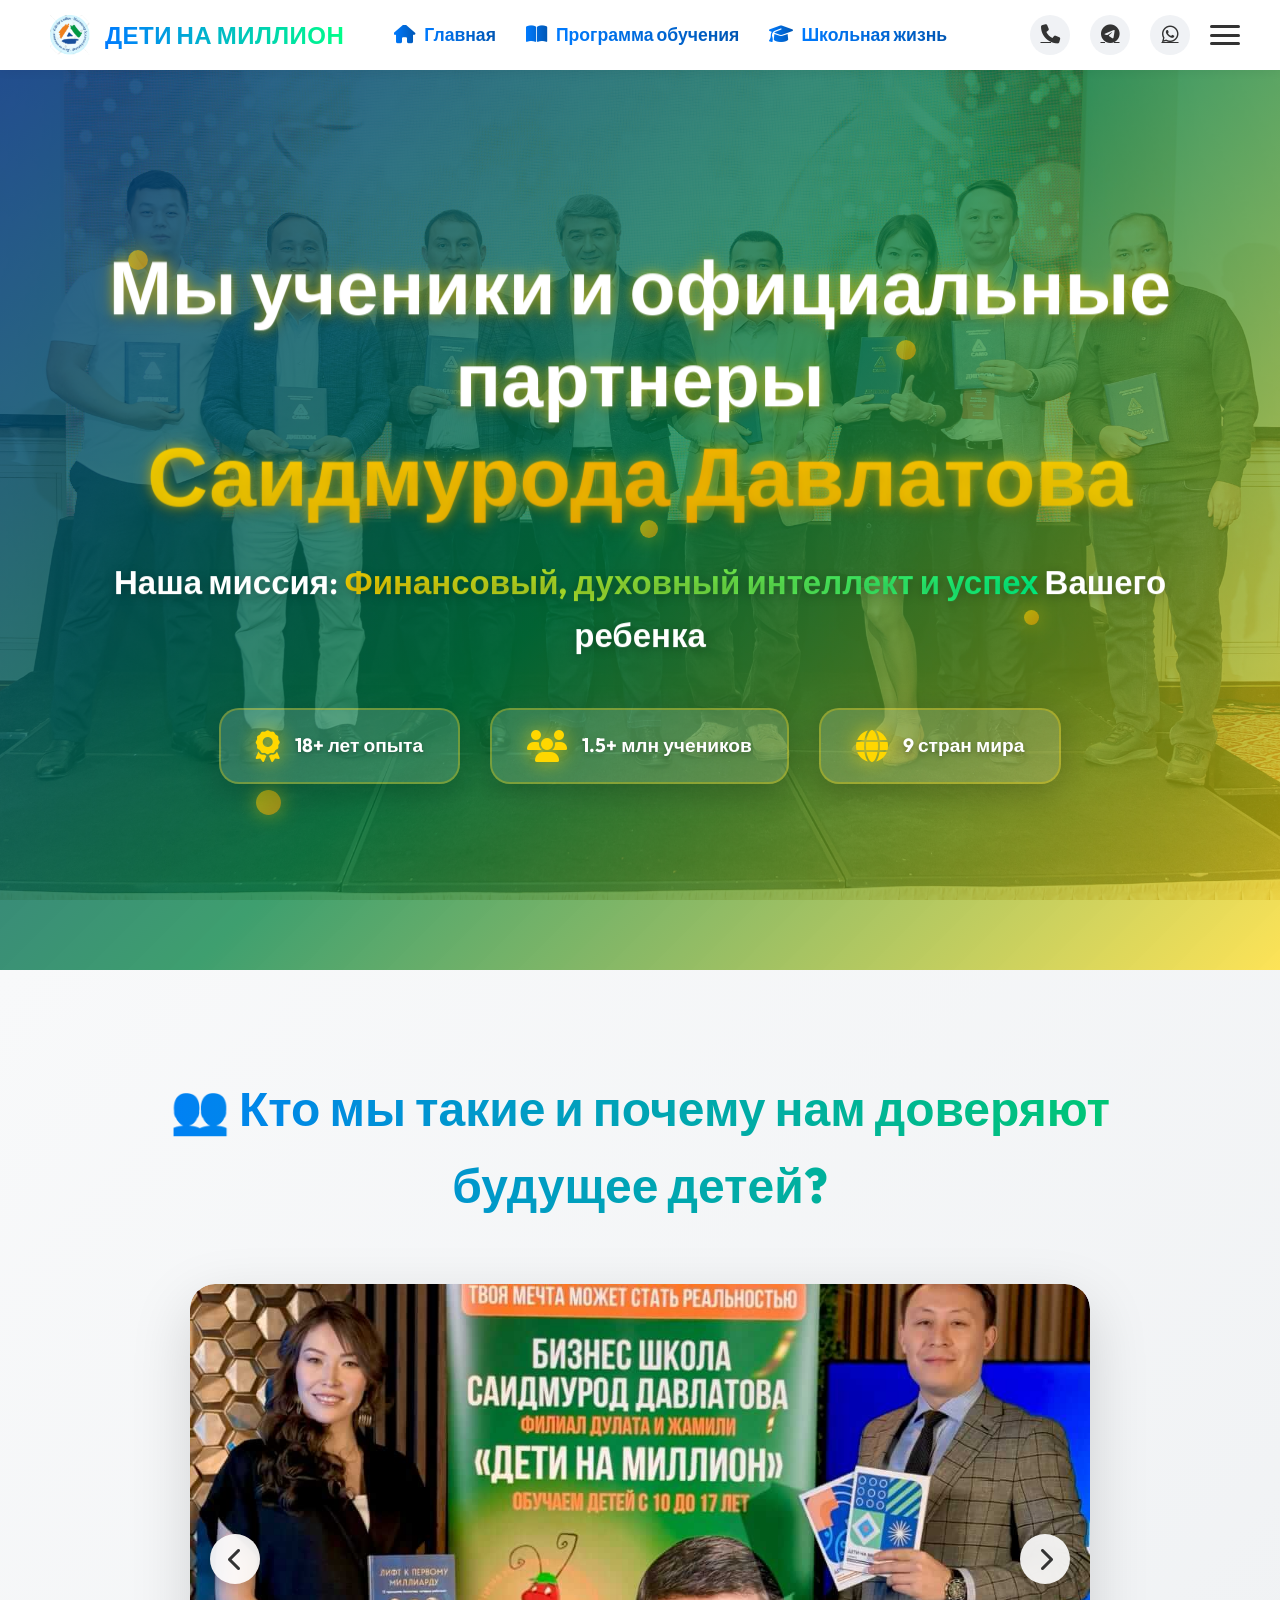
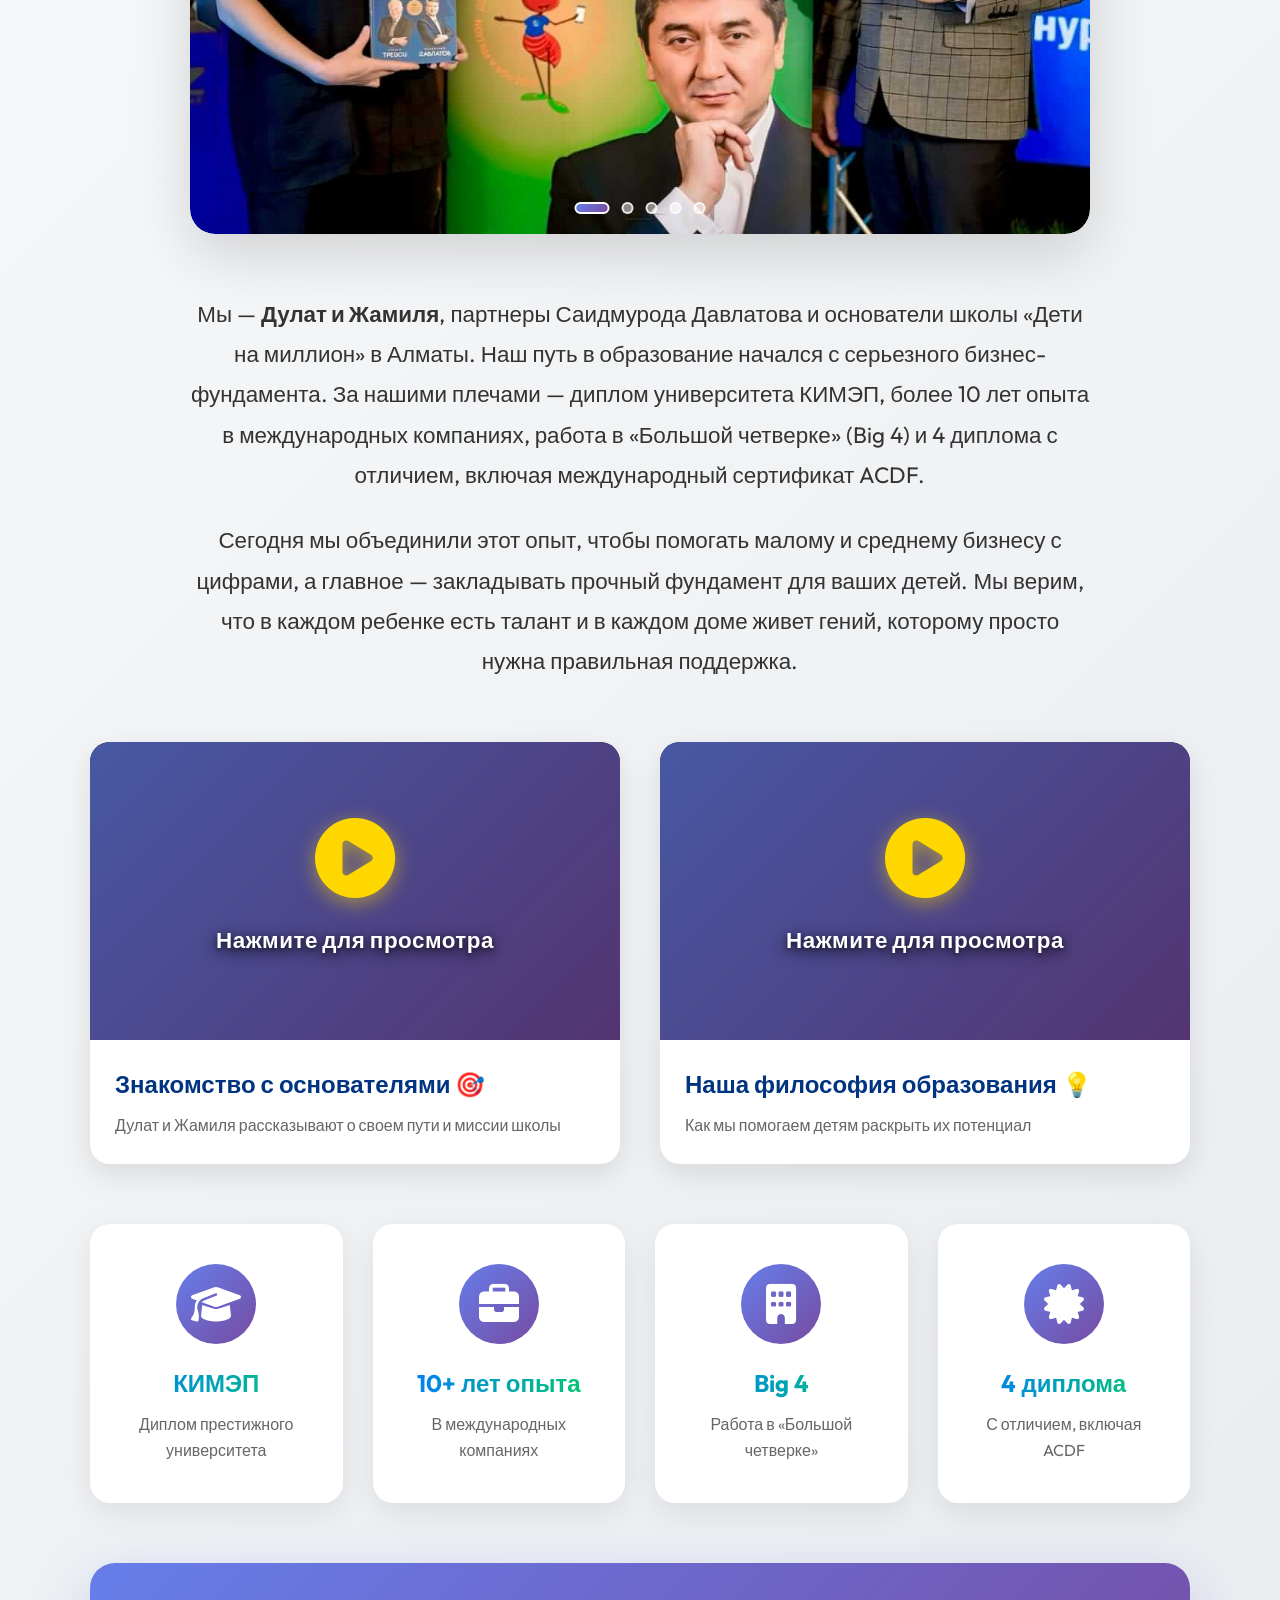
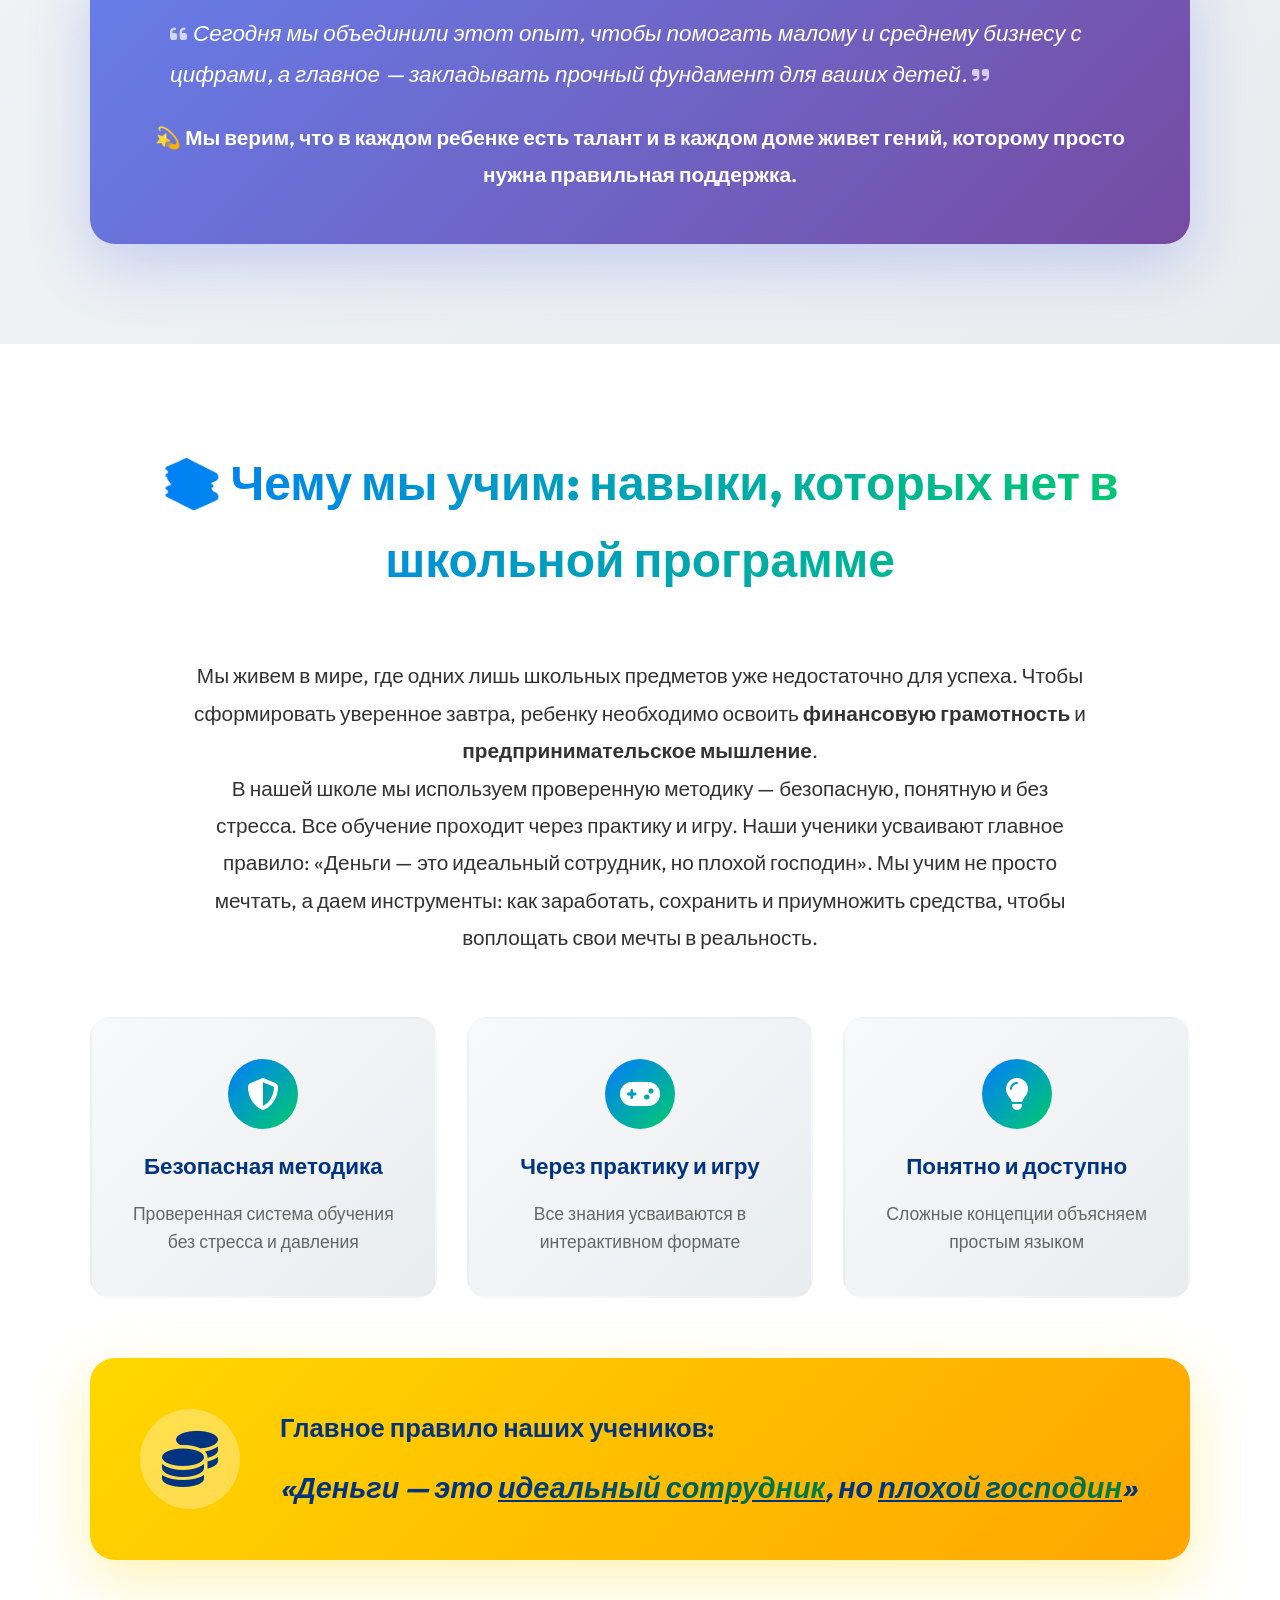
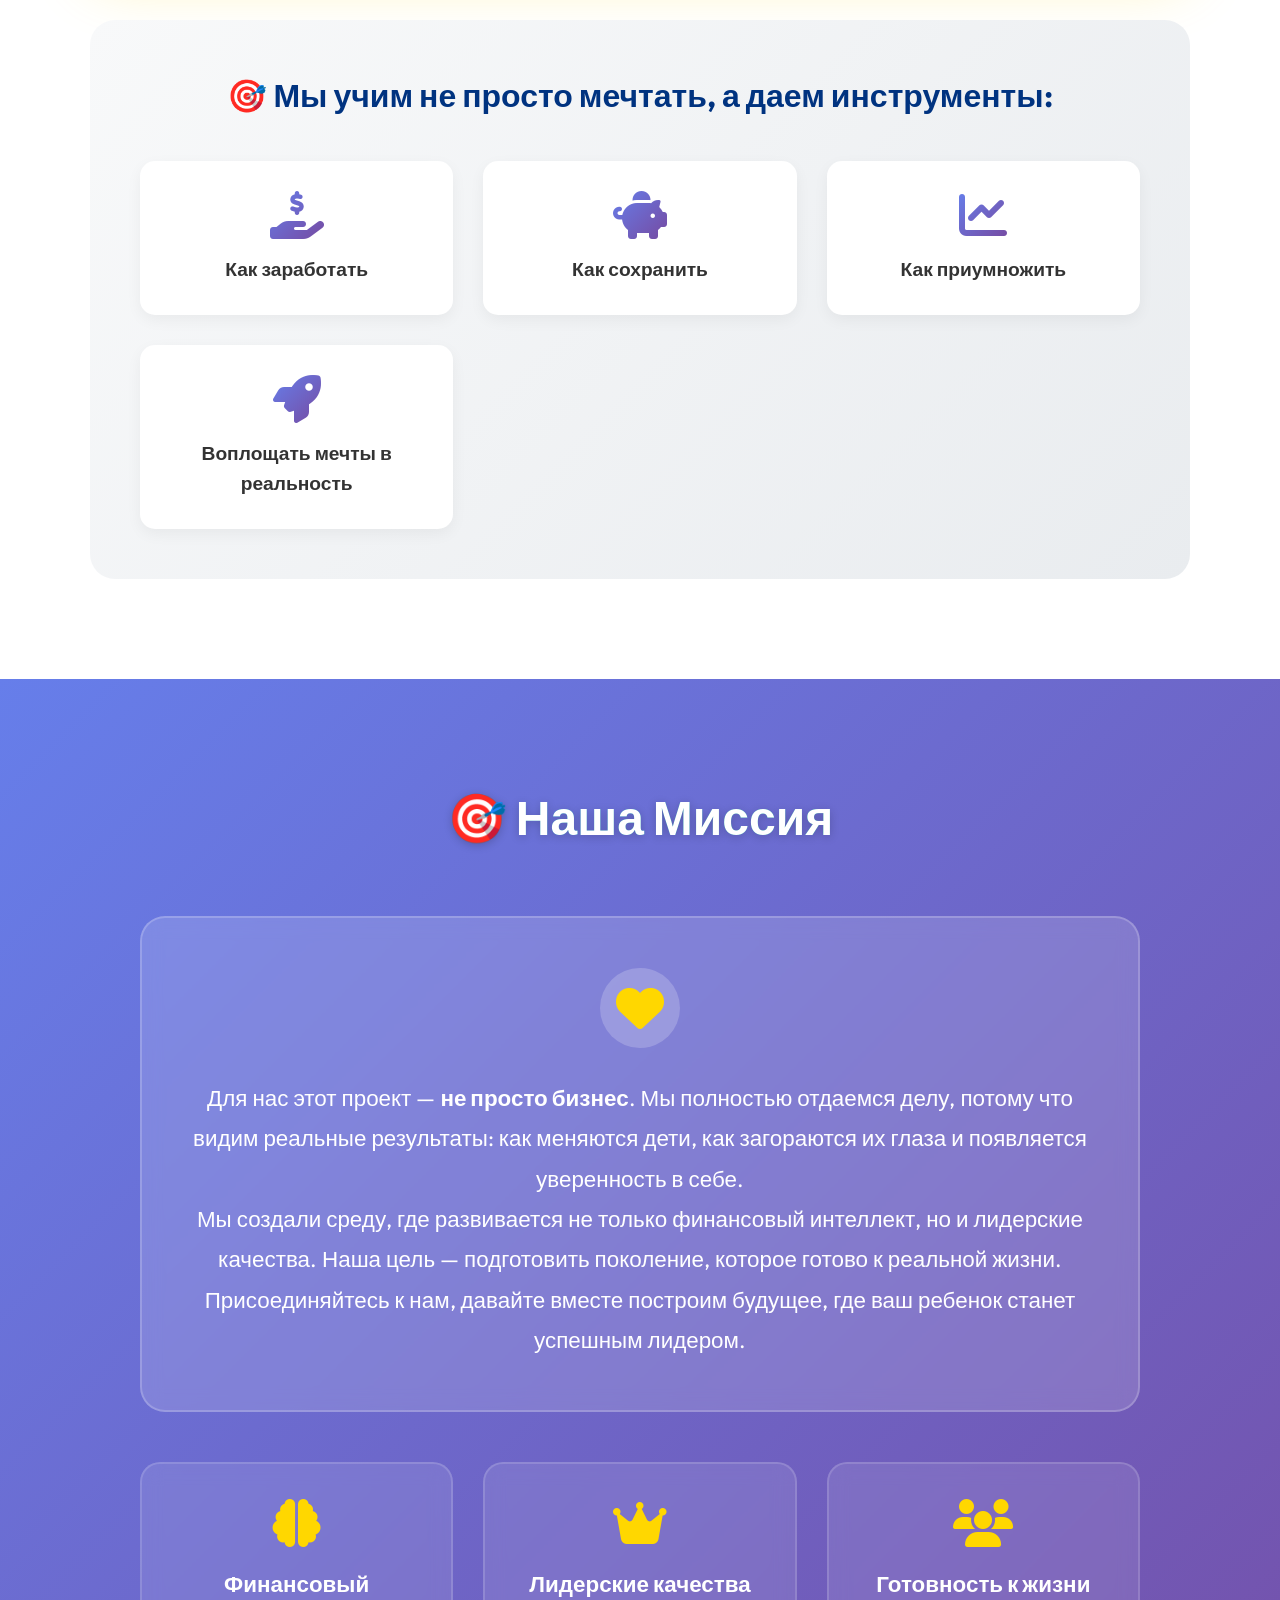
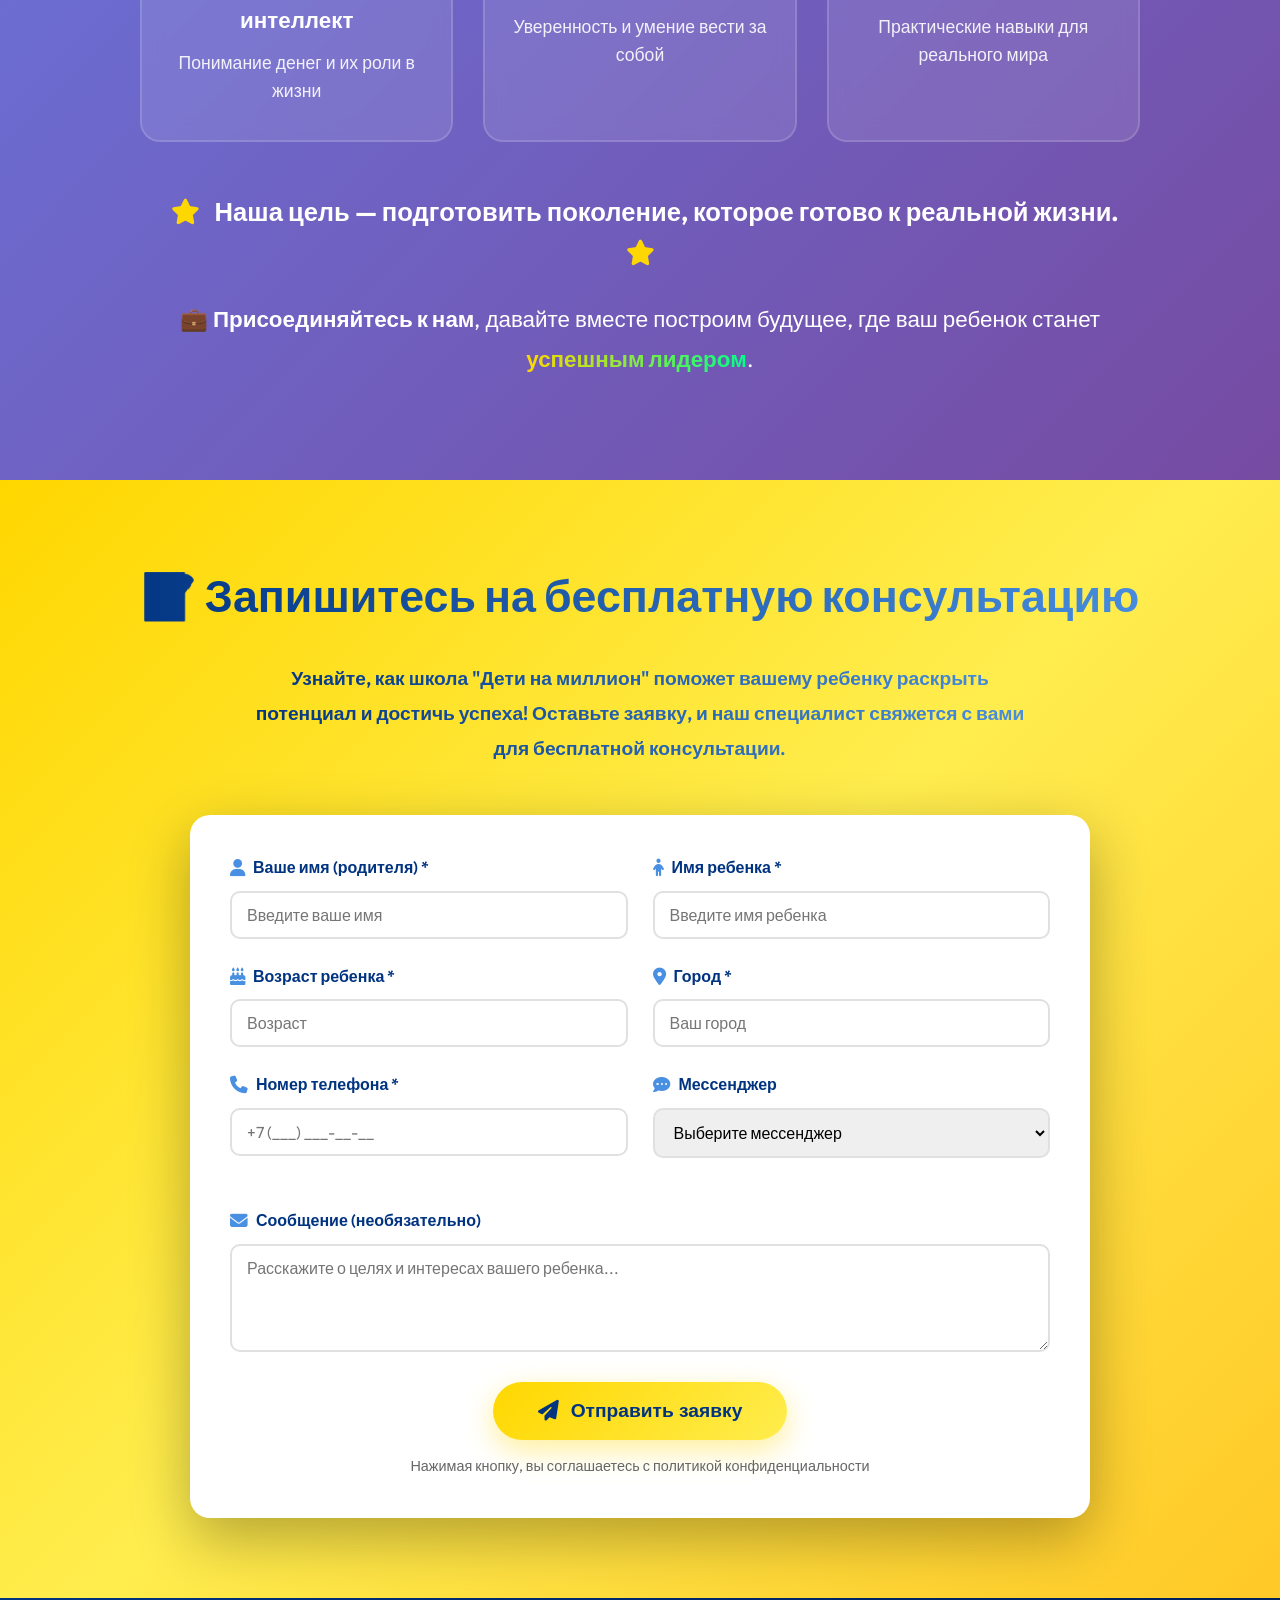
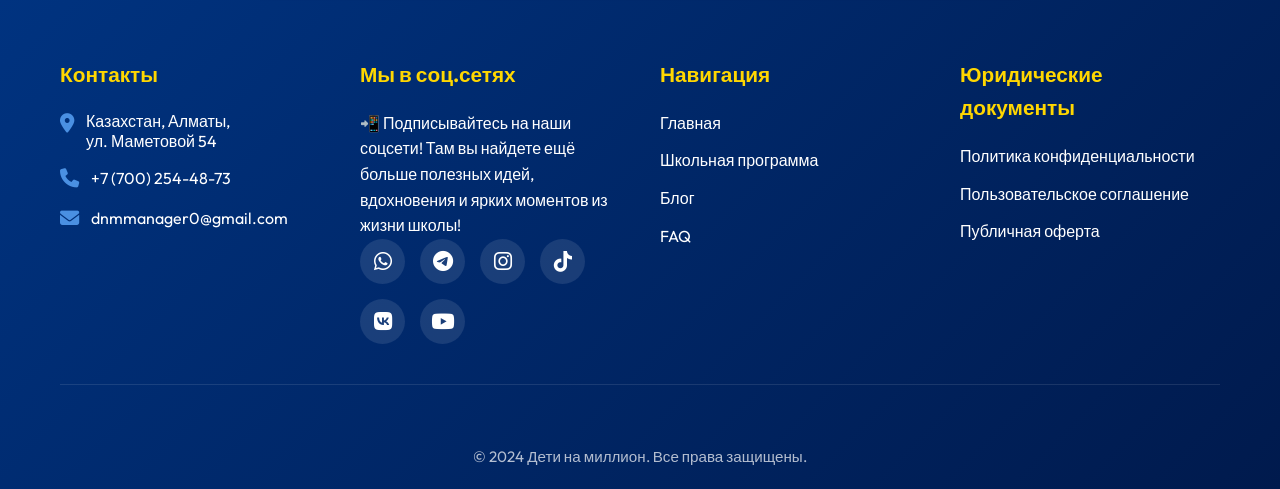
<file: about.html>
<!DOCTYPE html>
<html lang="ru">
<head>
    <meta charset="UTF-8">
    <meta name="viewport" content="width=device-width, initial-scale=1.0">
    <title>О нас - Дети на миллион</title>
    
    <!-- SEO Meta Tags -->
    <meta name="description" content="О школе Дети на миллион: часть международного центра САМО, 18 лет опыта, более 1.5 млн обученных людей в 9 странах.">
    <meta name="keywords" content="о школе, САМО, бизнес школа для детей, международный центр развития">
    <meta name="author" content="Дети на миллион">
    
    <!-- Favicons -->
    <link rel="icon" type="image/x-icon" href="/assets/favicons/favicon.ico">
    <link rel="icon" type="image/svg+xml" href="/assets/favicons/favicon.svg">
    <link rel="icon" type="image/png" sizes="96x96" href="/assets/favicons/favicon-96x96.png">
    
    <!-- Apple Touch Icon -->
    <link rel="apple-touch-icon" sizes="180x180" href="/assets/favicons/apple-touch-icon.png">
    
    <!-- Web App Manifest -->
    <link rel="manifest" href="/assets/manifest.webmanifest">
    
    <!-- Theme Color -->
    <meta name="theme-color" content="#FFD700">
    <meta name="msapplication-TileColor" content="#FFD700">
    
    <!-- Google Fonts: Outfit -->
    <link rel="preconnect" href="https://fonts.googleapis.com">
    <link rel="preconnect" href="https://fonts.gstatic.com" crossorigin>
    <link href="https://fonts.googleapis.com/css2?family=Outfit:wght@400;600;800&display=swap" rel="stylesheet">
    
    <!-- FontAwesome -->
    <link rel="stylesheet" href="https://cdnjs.cloudflare.com/ajax/libs/font-awesome/6.4.0/css/all.min.css">
    
    <link rel="stylesheet" href="style.css">
</head>
<body>
    <header class="main-header">
        <div class="logo-container">
            <a href="index.html" style="text-decoration: none; display: flex; align-items: center; gap: 15px;">
                <img src="logo/logo.png" alt="Логотип" class="logo-img">
                <span class="logo-text">Дети на миллион</span>
            </a>
        </div>
        
        <nav class="main-nav">
            <a href="index.html" class="nav-link">
                <i class="fa-solid fa-home"></i>
                <span>Главная</span>
            </a>
            <a href="program.html" class="nav-link">
                <i class="fa-solid fa-book-open"></i>
                <span>Программа обучения</span>
            </a>
            <a href="blog.html" class="nav-link">
                <i class="fa-solid fa-graduation-cap"></i>
                <span>Школьная жизнь</span>
            </a>
        </nav>
        
        <div class="header-actions">
            <a href="#" class="social-icon phone"><i class="fa-solid fa-phone"></i></a>
            <a href="#" class="social-icon telegram"><i class="fa-brands fa-telegram"></i></a>
            <a href="#" class="social-icon whatsapp"><i class="fa-brands fa-whatsapp"></i></a>
            
            <div class="hamburger-menu" id="hamburgerMenu">
                <div class="bar"></div>
                <div class="bar"></div>
                <div class="bar"></div>
                
                <div class="dropdown-menu" id="dropdownMenu">
                    <a href="index.html">Главная</a>
                    <a href="program.html">Программа</a>
                    <a href="blog.html">Блог</a>
                </div>
            </div>
        </div>
    </header>
    
    <main>
        <!-- About Hero Section -->
        <section class="about-hero-section">
            <div class="about-hero-overlay"></div>
            <div class="about-floating-particles">
                <div class="particle"></div>
                <div class="particle"></div>
                <div class="particle"></div>
                <div class="particle"></div>
                <div class="particle"></div>
            </div>
            <div class="about-hero-content">
                <h1 class="about-hero-title">
                    Мы ученики и официальные партнеры<br>
                    <span class="highlight-text">Саидмурода Давлатова</span>
                </h1>
                <p class="about-hero-subtitle">
                    Наша миссия: <span class="gradient-text">Финансовый, духовный интеллект и успех</span> Вашего ребенка
                </p>
                <div class="about-hero-badges">
                    <div class="hero-badge">
                        <i class="fas fa-award"></i>
                        <span>18+ лет опыта</span>
                    </div>
                    <div class="hero-badge">
                        <i class="fas fa-users"></i>
                        <span>1.5+ млн учеников</span>
                    </div>
                    <div class="hero-badge">
                        <i class="fas fa-globe"></i>
                        <span>9 стран мира</span>
                    </div>
                </div>
            </div>
        </section>

        <!-- Founders Section -->
        <section class="founders-section">
            <div class="section-container">
                <h2 class="section-title">👥 Кто мы такие и почему нам доверяют будущее детей?</h2>
                
                <!-- Photo Slider -->
                <div class="founders-photo-slider">
                    <div class="slider-container">
                        <div class="slider-track">
                            <div class="slide active">
                                <img src="images/1.jpeg" alt="Дулат и Жамиля - основатели школы">
                            </div>
                            <div class="slide">
                                <img src="images/2.jpg" alt="Команда школы Дети на миллион">
                            </div>
                            <div class="slide">
                                <img src="images/3.jpg" alt="Обучение детей">
                            </div>
                            <div class="slide">
                                <img src="images/4.jpg" alt="Мероприятия школы">
                            </div>
                            <div class="slide">
                                <img src="images/5.jpg" alt="Успехи учеников">
                            </div>
                        </div>
                        <button class="slider-btn prev" onclick="moveSlide(-1)">
                            <i class="fas fa-chevron-left"></i>
                        </button>
                        <button class="slider-btn next" onclick="moveSlide(1)">
                            <i class="fas fa-chevron-right"></i>
                        </button>
                        <div class="slider-dots">
                            <span class="dot active" onclick="currentSlide(1)"></span>
                            <span class="dot" onclick="currentSlide(2)"></span>
                            <span class="dot" onclick="currentSlide(3)"></span>
                            <span class="dot" onclick="currentSlide(4)"></span>
                            <span class="dot" onclick="currentSlide(5)"></span>
                        </div>
                    </div>
                </div>

                <div class="founders-intro">
                    <p class="founders-lead">
                        Мы — <strong>Дулат и Жамиля</strong>, партнеры Саидмурода Давлатова и основатели школы «Дети на миллион» в Алматы. 
                        Наш путь в образование начался с серьезного бизнес-фундамента. За нашими плечами — диплом университета КИМЭП, 
                        более 10 лет опыта в международных компаниях, работа в «Большой четверке» (Big 4) и 4 диплома с отличием, 
                        включая международный сертификат ACDF.
                    </p>
                    <p class="founders-lead">
                        Сегодня мы объединили этот опыт, чтобы помогать малому и среднему бизнесу с цифрами, а главное — 
                        закладывать прочный фундамент для ваших детей. Мы верим, что в каждом ребенке есть талант и 
                        в каждом доме живет гений, которому просто нужна правильная поддержка.
                    </p>
                </div>

                <!-- Video Grid -->
                <div class="founders-video-grid">
                    <!-- Video 1 -->
                    <div class="universal-video-card" data-video-id="8KQlpivHC8k">
                        <div class="video-frame">
                            <iframe 
                                class="video-preview"
                                src="" 
                                frameborder="0" 
                                allow="accelerometer; autoplay; clipboard-write; encrypted-media; gyroscope; picture-in-picture" 
                                allowfullscreen>
                            </iframe>
                            <div class="video-overlay">
                                <div class="video-play-icon">
                                    <i class="fas fa-play-circle"></i>
                                </div>
                                <p class="video-overlay-text">Нажмите для просмотра</p>
                            </div>
                        </div>
                        <div class="achievement-card-info">
                            <h3>Знакомство с основателями 🎯</h3>
                            <p>Дулат и Жамиля рассказывают о своем пути и миссии школы</p>
                        </div>
                    </div>

                    <!-- Video 2 -->
                    <div class="universal-video-card" data-video-id="0o4wTgLjn8M">
                        <div class="video-frame">
                            <iframe 
                                class="video-preview"
                                src="" 
                                frameborder="0" 
                                allow="accelerometer; autoplay; clipboard-write; encrypted-media; gyroscope; picture-in-picture" 
                                allowfullscreen>
                            </iframe>
                            <div class="video-overlay">
                                <div class="video-play-icon">
                                    <i class="fas fa-play-circle"></i>
                                </div>
                                <p class="video-overlay-text">Нажмите для просмотра</p>
                            </div>
                        </div>
                        <div class="achievement-card-info">
                            <h3>Наша философия образования 💡</h3>
                            <p>Как мы помогаем детям раскрыть их потенциал</p>
                        </div>
                    </div>
                </div>

                <!-- Founders Credentials -->
                <div class="founders-credentials">
                    <div class="credential-card">
                        <div class="credential-icon">
                            <i class="fas fa-graduation-cap"></i>
                        </div>
                        <h3>КИМЭП</h3>
                        <p>Диплом престижного университета</p>
                    </div>
                    <div class="credential-card">
                        <div class="credential-icon">
                            <i class="fas fa-briefcase"></i>
                        </div>
                        <h3>10+ лет опыта</h3>
                        <p>В международных компаниях</p>
                    </div>
                    <div class="credential-card">
                        <div class="credential-icon">
                            <i class="fas fa-building"></i>
                        </div>
                        <h3>Big 4</h3>
                        <p>Работа в «Большой четверке»</p>
                    </div>
                    <div class="credential-card">
                        <div class="credential-icon">
                            <i class="fas fa-certificate"></i>
                        </div>
                        <h3>4 диплома</h3>
                        <p>С отличием, включая ACDF</p>
                    </div>
                </div>

                <div class="founders-mission-text">
                    <p class="mission-highlight">
                        <i class="fas fa-quote-left"></i>
                        Сегодня мы объединили этот опыт, чтобы помогать малому и среднему бизнесу с цифрами, 
                        а главное — закладывать прочный фундамент для ваших детей.
                        <i class="fas fa-quote-right"></i>
                    </p>
                    <p class="mission-belief">
                        💫 Мы верим, что <strong>в каждом ребенке есть талант</strong> и <strong>в каждом доме живет гений</strong>, 
                        которому просто нужна правильная поддержка.
                    </p>
                </div>
            </div>
        </section>

        <!-- Teaching Methodology Section -->
        <section class="methodology-section">
            <div class="section-container">
                <h2 class="section-title">📚 Чему мы учим: навыки, которых нет в школьной программе</h2>
                
                <div class="methodology-intro">
                    <p class="methodology-lead">
                        Мы живем в мире, где одних лишь школьных предметов уже недостаточно для успеха. 
                        Чтобы сформировать уверенное завтра, ребенку необходимо освоить <strong>финансовую грамотность</strong> 
                        и <strong>предпринимательское мышление</strong>.
                    </p>
                    <p class="methodology-lead">
                        В нашей школе мы используем проверенную методику — безопасную, понятную и без стресса. 
                        Все обучение проходит через практику и игру. Наши ученики усваивают главное правило: 
                        «Деньги — это идеальный сотрудник, но плохой господин». Мы учим не просто мечтать, 
                        а даем инструменты: как заработать, сохранить и приумножить средства, чтобы воплощать 
                        свои мечты в реальность.
                    </p>
                </div>

                <div class="methodology-features">
                    <div class="method-card">
                        <div class="method-icon">
                            <i class="fas fa-shield-alt"></i>
                        </div>
                        <h3>Безопасная методика</h3>
                        <p>Проверенная система обучения без стресса и давления</p>
                    </div>
                    <div class="method-card">
                        <div class="method-icon">
                            <i class="fas fa-gamepad"></i>
                        </div>
                        <h3>Через практику и игру</h3>
                        <p>Все знания усваиваются в интерактивном формате</p>
                    </div>
                    <div class="method-card">
                        <div class="method-icon">
                            <i class="fas fa-lightbulb"></i>
                        </div>
                        <h3>Понятно и доступно</h3>
                        <p>Сложные концепции объясняем простым языком</p>
                    </div>
                </div>

                <div class="money-philosophy">
                    <div class="philosophy-content">
                        <div class="philosophy-icon">
                            <i class="fas fa-coins"></i>
                        </div>
                        <div class="philosophy-text">
                            <h3>Главное правило наших учеников:</h3>
                            <p class="philosophy-quote">
                                «Деньги — это <span class="highlight">идеальный сотрудник</span>, 
                                но <span class="highlight">плохой господин</span>»
                            </p>
                        </div>
                    </div>
                </div>

                <div class="methodology-tools">
                    <h3 class="tools-title">🎯 Мы учим не просто мечтать, а даем инструменты:</h3>
                    <div class="tools-grid">
                        <div class="tool-item">
                            <i class="fas fa-hand-holding-usd"></i>
                            <span>Как заработать</span>
                        </div>
                        <div class="tool-item">
                            <i class="fas fa-piggy-bank"></i>
                            <span>Как сохранить</span>
                        </div>
                        <div class="tool-item">
                            <i class="fas fa-chart-line"></i>
                            <span>Как приумножить</span>
                        </div>
                        <div class="tool-item">
                            <i class="fas fa-rocket"></i>
                            <span>Воплощать мечты в реальность</span>
                        </div>
                    </div>
                </div>
            </div>
        </section>

        <!-- Final Mission Section -->
        <section class="final-mission-section">
            <div class="section-container">
                <h2 class="section-title">🎯 Наша Миссия</h2>
                
                <div class="mission-content">
                    <div class="mission-card">
                        <div class="mission-icon">
                            <i class="fas fa-heart"></i>
                        </div>
                        <p class="mission-text">
                            Для нас этот проект — <strong>не просто бизнес</strong>. Мы полностью отдаемся делу, 
                            потому что видим реальные результаты: как меняются дети, как загораются их глаза 
                            и появляется уверенность в себе.
                        </p>
                        <p class="mission-text">
                            Мы создали среду, где развивается не только финансовый интеллект, но и лидерские качества. 
                            Наша цель — подготовить поколение, которое готово к реальной жизни. Присоединяйтесь к нам, 
                            давайте вместе построим будущее, где ваш ребенок станет успешным лидером.
                        </p>
                    </div>

                    <div class="mission-highlights">
                        <div class="highlight-item">
                            <i class="fas fa-brain"></i>
                            <h4>Финансовый интеллект</h4>
                            <p>Понимание денег и их роли в жизни</p>
                        </div>
                        <div class="highlight-item">
                            <i class="fas fa-crown"></i>
                            <h4>Лидерские качества</h4>
                            <p>Уверенность и умение вести за собой</p>
                        </div>
                        <div class="highlight-item">
                            <i class="fas fa-users"></i>
                            <h4>Готовность к жизни</h4>
                            <p>Практические навыки для реального мира</p>
                        </div>
                    </div>

                    <div class="mission-cta-text">
                        <p class="cta-lead">
                            <i class="fas fa-star"></i>
                            Наша цель — подготовить поколение, которое готово к реальной жизни.
                            <i class="fas fa-star"></i>
                        </p>
                        <p class="cta-invitation">
                            💼 <strong>Присоединяйтесь к нам</strong>, давайте вместе построим будущее, 
                            где ваш ребенок станет <span class="gradient-text">успешным лидером</span>.
                        </p>
                    </div>
                </div>
            </div>
        </section>

        <!-- Application Form Section -->
        <section class="application-section" id="application-section">
            <div class="section-container">
                <h2 class="application-title">📝 Запишитесь на бесплатную консультацию</h2>
                
                <div class="application-intro">
                    <p class="application-lead">
                        Узнайте, как школа "Дети на миллион" поможет вашему ребенку раскрыть потенциал и достичь успеха! 
                        Оставьте заявку, и наш специалист свяжется с вами для бесплатной консультации.
                    </p>
                </div>

                <form class="application-form" id="applicationForm">
                    <div class="form-row">
                        <div class="form-group">
                            <label for="parentName">
                                <i class="fas fa-user"></i>
                                Ваше имя (родителя) *
                            </label>
                            <input type="text" id="parentName" name="parentName" required placeholder="Введите ваше имя">
                        </div>

                        <div class="form-group">
                            <label for="childName">
                                <i class="fas fa-child"></i>
                                Имя ребенка *
                            </label>
                            <input type="text" id="childName" name="childName" required placeholder="Введите имя ребенка">
                        </div>
                    </div>

                    <div class="form-row">
                        <div class="form-group">
                            <label for="childAge">
                                <i class="fas fa-birthday-cake"></i>
                                Возраст ребенка *
                            </label>
                            <input type="number" id="childAge" name="childAge" min="5" max="18" required placeholder="Возраст">
                        </div>

                        <div class="form-group">
                            <label for="city">
                                <i class="fas fa-map-marker-alt"></i>
                                Город *
                            </label>
                            <input type="text" id="city" name="city" required placeholder="Ваш город">
                        </div>
                    </div>

                    <div class="form-row">
                        <div class="form-group">
                            <label for="phone">
                                <i class="fas fa-phone"></i>
                                Номер телефона *
                            </label>
                            <input type="tel" id="phone" name="phone" required placeholder="+7 (___) ___-__-__">
                        </div>

                        <div class="form-group">
                            <label for="messenger">
                                <i class="fas fa-comment-dots"></i>
                                Мессенджер
                            </label>
                            <select id="messenger" name="messenger">
                                <option value="">Выберите мессенджер</option>
                                <option value="whatsapp">WhatsApp</option>
                                <option value="telegram">Telegram</option>
                                <option value="viber">Viber</option>
                            </select>
                        </div>
                    </div>

                    <div class="form-row">
                        <div class="form-group full-width" id="messengerContactGroup" style="display: none;">
                            <label for="messengerContact">
                                <i class="fas fa-at"></i>
                                <span id="messengerContactLabel">Контакт в мессенджере</span>
                            </label>
                            <input type="text" id="messengerContact" name="messengerContact" placeholder="Введите username или номер">
                        </div>
                    </div>

                    <div class="form-row">
                        <div class="form-group full-width">
                            <label for="message">
                                <i class="fas fa-envelope"></i>
                                Сообщение (необязательно)
                            </label>
                            <textarea id="message" name="message" rows="4" placeholder="Расскажите о целях и интересах вашего ребенка..."></textarea>
                        </div>
                    </div>

                    <div class="form-submit">
                        <button type="submit" class="submit-button">
                            <i class="fas fa-paper-plane"></i>
                            Отправить заявку
                        </button>
                        <p class="form-privacy">Нажимая кнопку, вы соглашаетесь с политикой конфиденциальности</p>
                    </div>
                </form>
            </div>
        </section>
    </main>

    <footer class="main-footer">
        <div class="footer-container">
            <!-- Footer Top -->
            <div class="footer-top">
                <!-- Contacts -->
                <div class="footer-column">
                    <h3>Контакты</h3>
                    <div class="footer-contacts">
                        <button class="contact-item" id="addressBtn">
                            <i class="fas fa-map-marker-alt"></i>
                            <span>Казахстан, Алматы,<br>ул. Маметовой 54</span>
                        </button>
                        <a href="tel:+77002544873" class="contact-item">
                            <i class="fas fa-phone"></i>
                            <span>+7 (700) 254-48-73</span>
                        </a>
                        <a href="mailto:dnmmanager0@gmail.com" class="contact-item">
                            <i class="fas fa-envelope"></i>
                            <span>dnmmanager0@gmail.com</span>
                        </a>
                    </div>
                </div>

                <!-- Social Media -->
                <div class="footer-column">
                        <h3>Мы в соц.сетях</h3>
                        <p class="footer-social-text">📲 Подписывайтесь на наши соцсети! Там вы найдете ещё больше полезных идей, вдохновения и ярких моментов из жизни школы!</p>
                        <div class="footer-social">
                            <a href="https://wa.me/77002544873" target="_blank" class="social-link" title="WhatsApp">
                                <i class="fab fa-whatsapp"></i>
                            </a>
                            <a href="https://t.me/detinamillionglobal" target="_blank" class="social-link" title="Telegram">
                                <i class="fab fa-telegram"></i>
                            </a>
                            <a href="https://www.instagram.com/samodeti" target="_blank" class="social-link" title="Instagram">
                                <i class="fab fa-instagram"></i>
                            </a>
                            <a href="https://www.tiktok.com/@kidsforamillion" target="_blank" class="social-link" title="TikTok">
                                <i class="fab fa-tiktok"></i>
                            </a>
                            <a href="https://www.vk.com/samodeti" target="_blank" class="social-link" title="VK">
                                <i class="fab fa-vk"></i>
                            </a>
                            <a href="https://www.youtube.com/@deti-na-million" target="_blank" class="social-link" title="YouTube">
                                <i class="fab fa-youtube"></i>
                            </a>
                        </div>
                    </div>

                <!-- Navigation -->
                <div class="footer-column">
                    <h3>Навигация</h3>
                    <nav class="footer-nav">
                        <a href="index.html">Главная</a>
                        <a href="program.html">Школьная программа</a>
                        <a href="blog.html">Блог</a>
                        <a href="index.html#faq">FAQ</a>
                    </nav>
                </div>

                <!-- Legal -->
                <div class="footer-column">
                    <h3>Юридические документы</h3>
                    <nav class="footer-nav">
                        <a href="/privacy.html">Политика конфиденциальности</a>
                        <a href="/terms.html">Пользовательское соглашение</a>
                        <a href="/offer.html">Публичная оферта</a>
                    </nav>
                </div>
            </div>

            <!-- Footer Bottom -->
            <div class="footer-bottom">
                <p>&copy; 2024 Дети на миллион. Все права защищены.</p>
            </div>
        </div>
    </footer>

    <!-- Universal Video Modal -->
    <div class="video-modal" id="universalVideoModal">
        <div class="modal-overlay" id="universalModalOverlay"></div>
        <div class="modal-content">
            <button class="modal-close" id="universalModalClose">
                <i class="fas fa-times"></i>
            </button>
            <div class="modal-video-wrapper">
                <iframe 
                    id="universalModalVideo"
                    src="" 
                    frameborder="0" 
                    allow="accelerometer; autoplay; clipboard-write; encrypted-media; gyroscope; picture-in-picture" 
                    allowfullscreen>
                </iframe>
            </div>
            <div class="modal-cta">
                <a href="#application-section" class="modal-cta-button" onclick="closeUniversalModal()">
                    <i class="fas fa-paper-plane"></i>
                    Записаться на курс
                </a>
            </div>
            <div class="modal-social">
                <p class="modal-social-title">Подписывайтесь на нас:</p>
                <div class="modal-social-icons">
                    <a href="https://wa.me/77002544873" target="_blank" class="modal-social-link whatsapp">
                        <i class="fab fa-whatsapp"></i>
                    </a>
                    <a href="https://t.me/detinamillionglobal" target="_blank" class="modal-social-link telegram">
                        <i class="fab fa-telegram"></i>
                    </a>
                    <a href="https://www.instagram.com/samodeti" target="_blank" class="modal-social-link instagram">
                        <i class="fab fa-instagram"></i>
                    </a>
                    <a href="https://www.tiktok.com/@kidsforamillion" target="_blank" class="modal-social-link tiktok">
                        <i class="fab fa-tiktok"></i>
                    </a>
                    <a href="https://www.vk.com/samodeti" target="_blank" class="modal-social-link vk">
                        <i class="fab fa-vk"></i>
                    </a>
                    <a href="https://www.youtube.com/@deti-na-million" target="_blank" class="modal-social-link youtube">
                        <i class="fab fa-youtube"></i>
                    </a>
                </div>
            </div>
        </div>
    </div>

    <script src="script.js"></script>
</body>
</html>
</file>
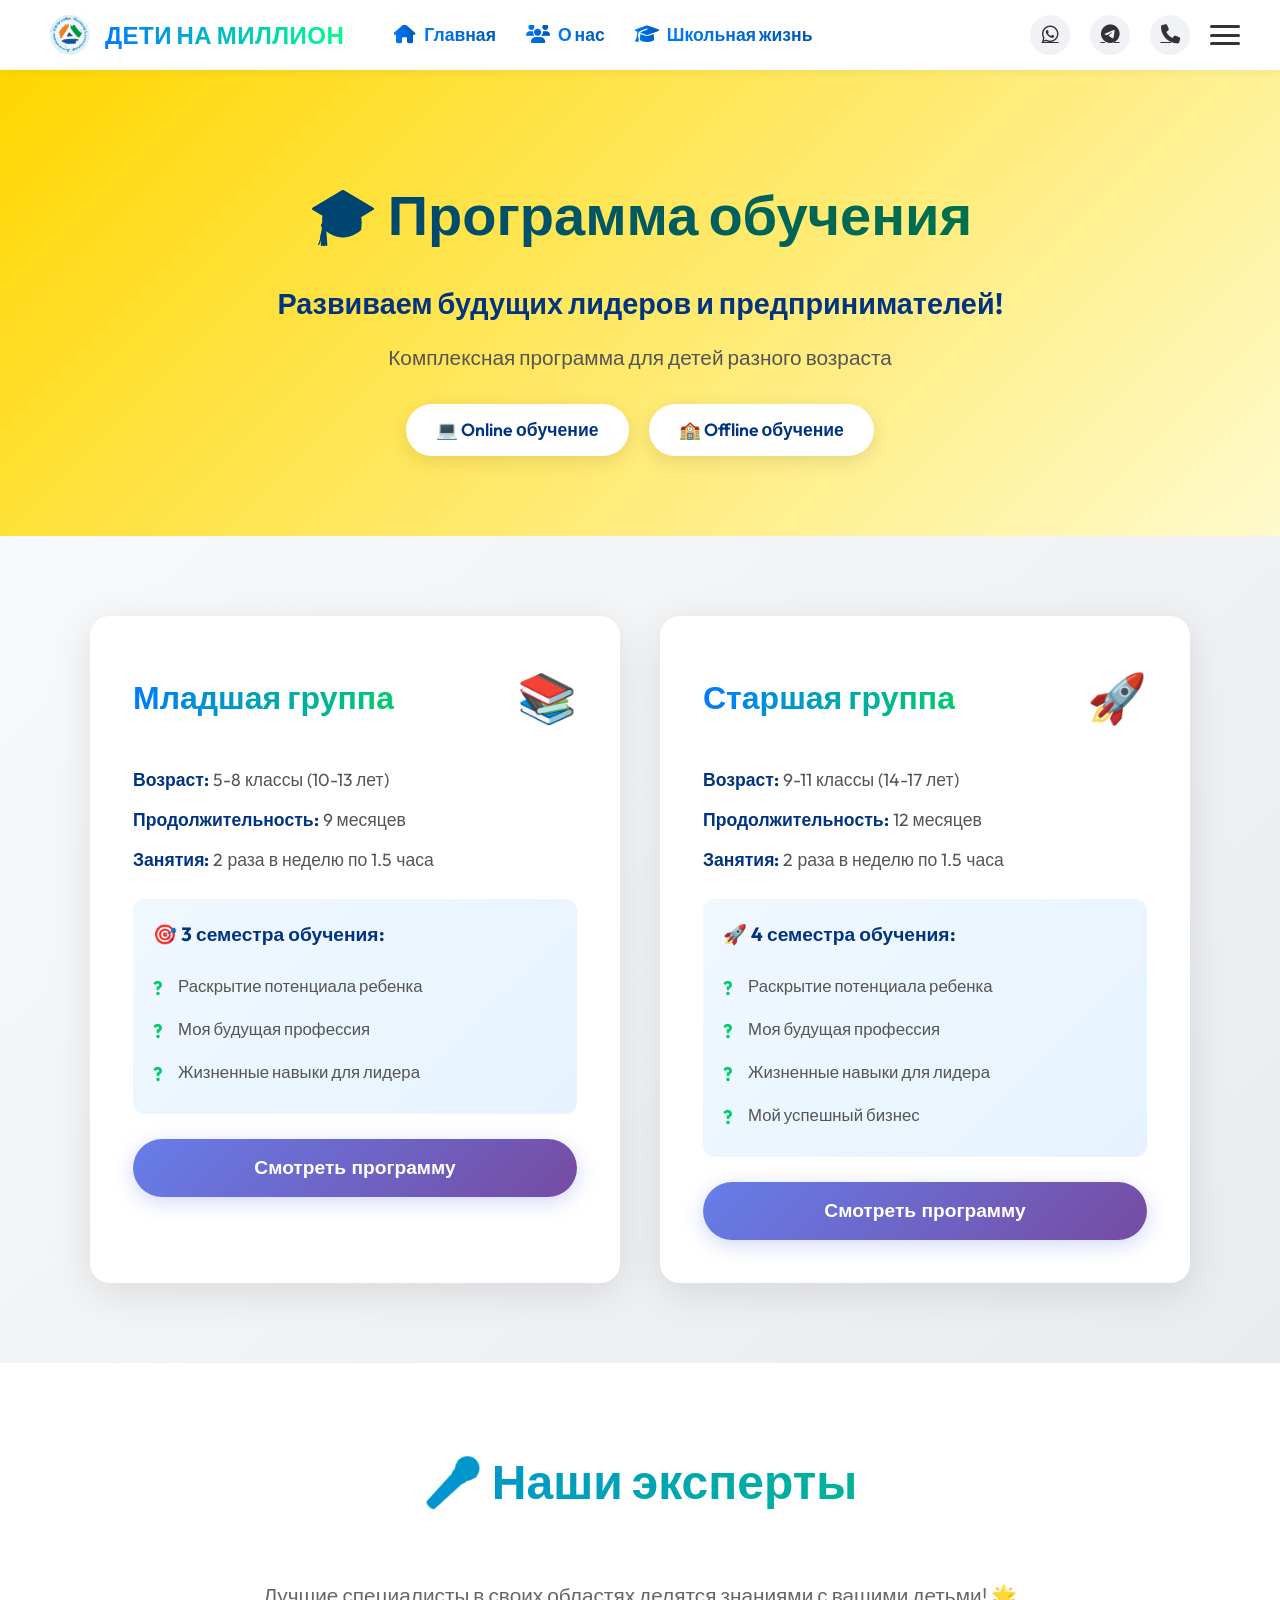
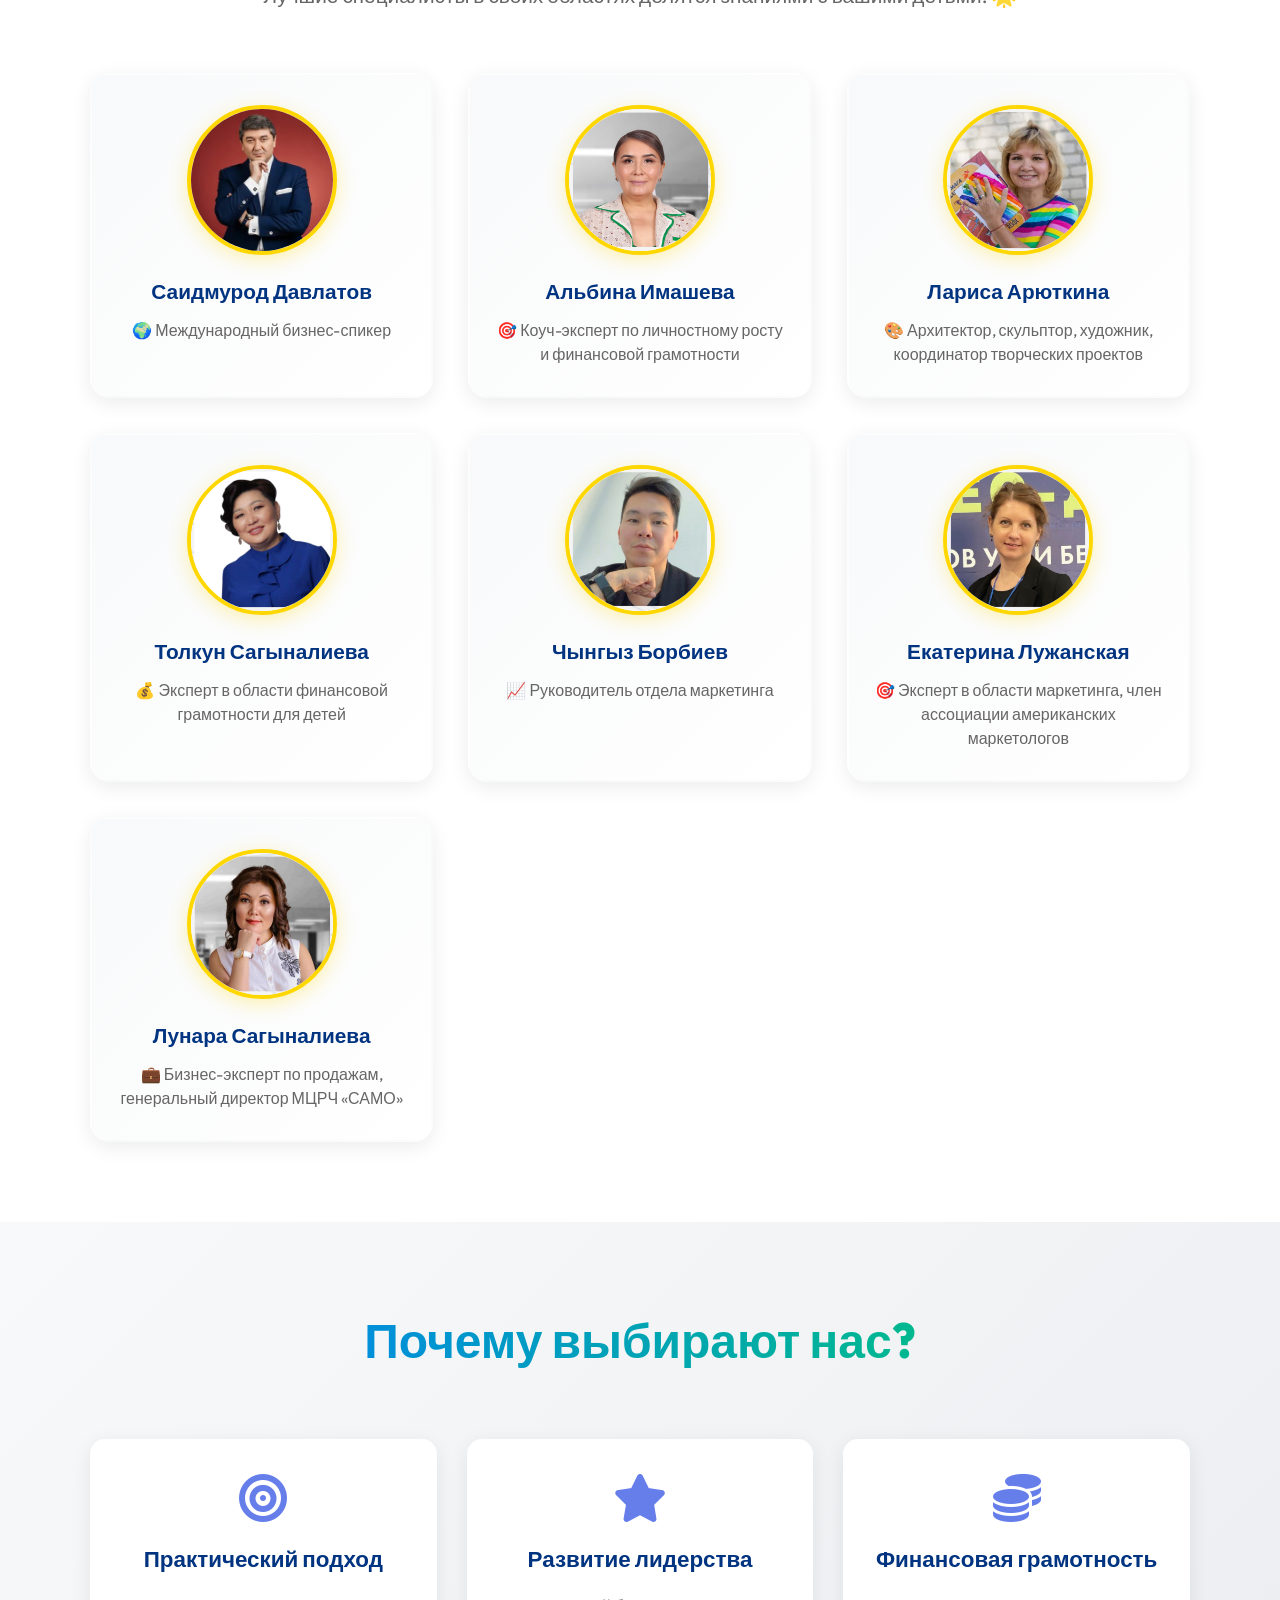
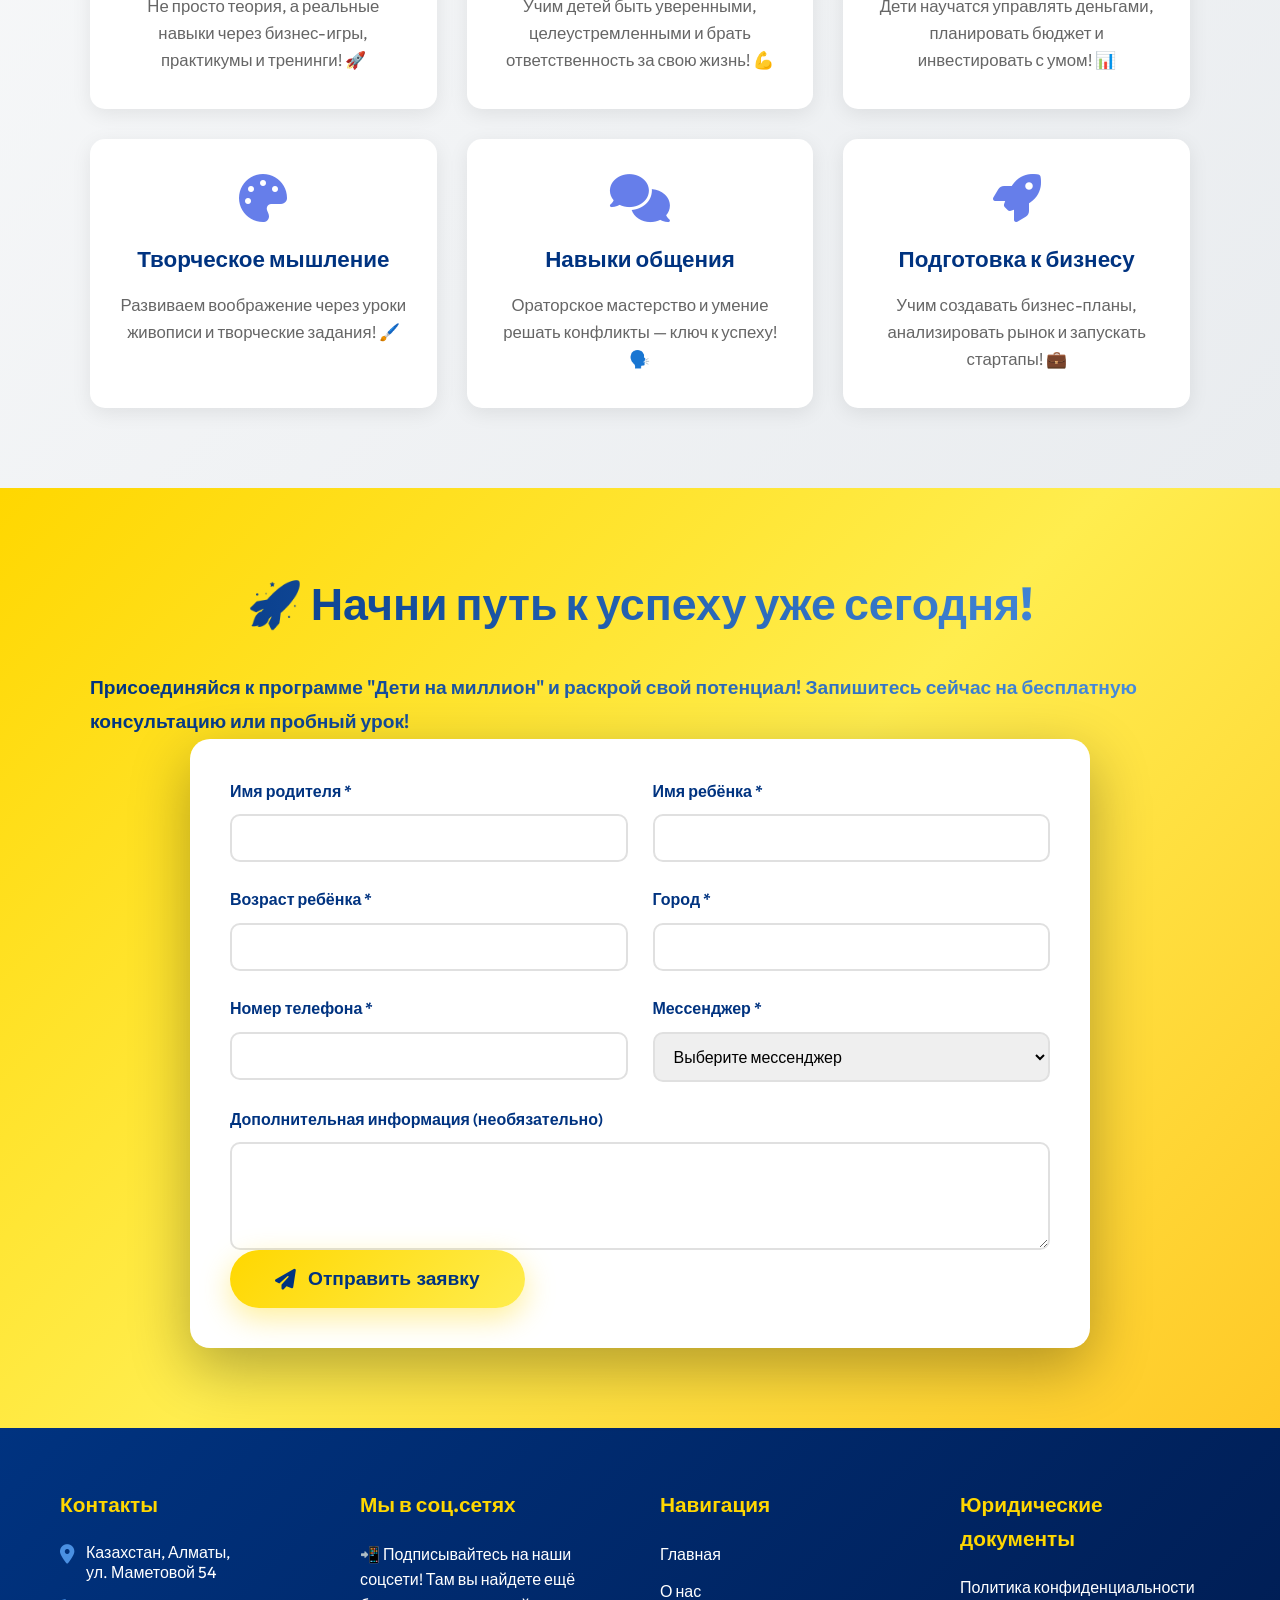
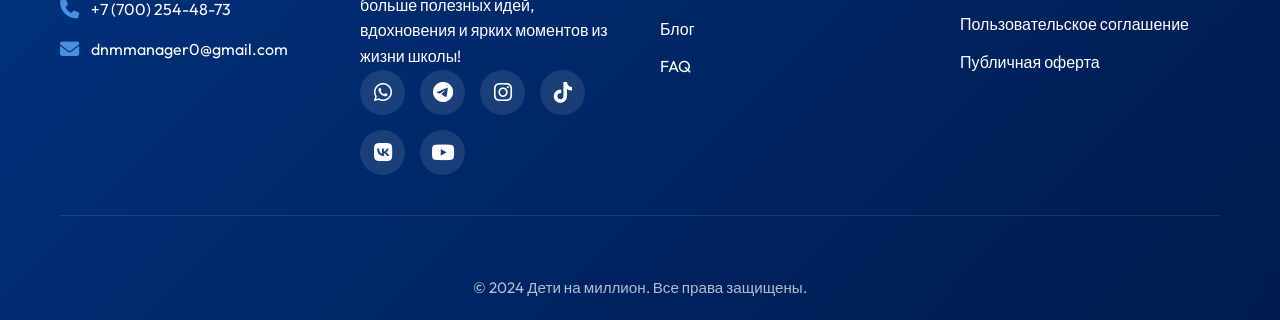
<file: program.html>
<!DOCTYPE html>
<html lang="ru">
<head>
    <meta charset="UTF-8">
    <meta name="viewport" content="width=device-width, initial-scale=1.0">
    <title>Программа обучения - Дети на миллион</title>
    
    <!-- SEO Meta Tags -->
    <meta name="description" content="Программа обучения в школе Дети на миллион: развитие лидерства, финансовой грамотности и предпринимательских навыков для детей 10-17 лет.">
    <meta name="keywords" content="программа обучения, бизнес школа для детей, финансовая грамотность, лидерство для детей">
    <meta name="author" content="Дети на миллион">
    
    <!-- Favicons -->
    <link rel="icon" type="image/x-icon" href="/assets/favicons/favicon.ico">
    <link rel="icon" type="image/svg+xml" href="/assets/favicons/favicon.svg">
    <link rel="icon" type="image/png" sizes="96x96" href="/assets/favicons/favicon-96x96.png">
    
    <!-- Apple Touch Icon -->
    <link rel="apple-touch-icon" sizes="180x180" href="/assets/favicons/apple-touch-icon.png">
    
    <!-- Web App Manifest -->
    <link rel="manifest" href="/assets/manifest.webmanifest">
    
    <!-- Theme Color -->
    <meta name="theme-color" content="#FFD700">
    <meta name="msapplication-TileColor" content="#FFD700">
    
    <link rel="stylesheet" href="style.css">
    <link rel="preconnect" href="https://fonts.googleapis.com">
    <link rel="preconnect" href="https://fonts.gstatic.com" crossorigin>
    <link href="https://fonts.googleapis.com/css2?family=Outfit:wght@300;400;500;600;700;800;900&display=swap" rel="stylesheet">
    <link rel="stylesheet" href="https://cdnjs.cloudflare.com/ajax/libs/font-awesome/6.5.1/css/all.min.css">
</head>
<body>
    <!-- Header -->
    <header class="main-header">
        <div class="logo-container">
            <a href="index.html" style="text-decoration: none; display: flex; align-items: center; gap: 15px;">
                <img src="logo/logo.png" alt="Логотип" class="logo-img">
                <span class="logo-text">Дети на миллион</span>
            </a>
        </div>

        <nav class="main-nav">
            <a href="index.html" class="nav-link">
                <i class="fas fa-home"></i>
                <span>Главная</span>
            </a>
            <a href="about.html" class="nav-link">
                <i class="fas fa-users"></i>
                <span>О нас</span>
            </a>
            <a href="blog.html" class="nav-link">
                <i class="fas fa-graduation-cap"></i>
                <span>Школьная жизнь</span>
            </a>
        </nav>

        <div class="header-actions">
            <a href="https://wa.me/77002544873" target="_blank" class="social-icon whatsapp">
                <i class="fab fa-whatsapp"></i>
            </a>
            <a href="https://t.me/zhamilya_miracle" class="social-icon telegram">
                <i class="fab fa-telegram"></i>
            </a>
            <a href="tel:+77002544873" class="social-icon phone">
                <i class="fas fa-phone"></i>
            </a>
            
            <div class="hamburger-menu" id="hamburgerMenu">
                <div class="bar"></div>
                <div class="bar"></div>
                <div class="bar"></div>
                
                <div class="dropdown-menu" id="dropdownMenu">
                    <a href="index.html">Главная</a>
                    <!--
                    <a href="about.html">О нас</a>
                    -->

                    <a href="blog.html">Блог</a>
                </div>
            </div>
        </div>
    </header>

    <!-- Hero Section -->
    <section class="program-hero">
        <div class="section-container">
            <h1 class="program-hero-title">🎓 Программа обучения</h1>
            <p class="program-hero-subtitle">Развиваем будущих лидеров и предпринимателей!</p>
            <p class="program-hero-description">Комплексная программа для детей разного возраста</p>
            <div class="program-format">
                <span class="format-badge">💻 Online обучение</span>
                <span class="format-badge">🏫 Offline обучение</span>
            </div>
        </div>
    </section>

    <!-- Groups Section -->
    <section class="groups-section">
        <div class="section-container">
            <div class="groups-grid">
                <!-- Junior Group -->
                <div class="group-card">
                    <div class="group-header">
                        <h3 class="group-title">Младшая группа</h3>
                        <div class="group-icon">📚</div>
                    </div>
                    <div class="group-info">
                        <p class="group-age"><strong>Возраст:</strong> 5-8 классы (10-13 лет)</p>
                        <p class="group-duration"><strong>Продолжительность:</strong> 9 месяцев</p>
                        <p class="group-schedule"><strong>Занятия:</strong> 2 раза в неделю по 1.5 часа</p>
                    </div>
                    <div class="group-semesters">
                        <p class="semesters-title">🎯 3 семестра обучения:</p>
                        <ul class="semesters-list">
                            <li>Раскрытие потенциала ребенка</li>
                            <li>Моя будущая профессия</li>
                            <li>Жизненные навыки для лидера</li>
                        </ul>
                    </div>
                    <button class="group-button" onclick="openProgramModal('junior')">Смотреть программу</button>
                </div>

                <!-- Senior Group -->
                <div class="group-card">
                    <div class="group-header">
                        <h3 class="group-title">Старшая группа</h3>
                        <div class="group-icon">🚀</div>
                    </div>
                    <div class="group-info">
                        <p class="group-age"><strong>Возраст:</strong> 9-11 классы (14-17 лет)</p>
                        <p class="group-duration"><strong>Продолжительность:</strong> 12 месяцев</p>
                        <p class="group-schedule"><strong>Занятия:</strong> 2 раза в неделю по 1.5 часа</p>
                    </div>
                    <div class="group-semesters">
                        <p class="semesters-title">🚀 4 семестра обучения:</p>
                        <ul class="semesters-list">
                            <li>Раскрытие потенциала ребенка</li>
                            <li>Моя будущая профессия</li>
                            <li>Жизненные навыки для лидера</li>
                            <li>Мой успешный бизнес</li>
                        </ul>
                    </div>
                    <button class="group-button" onclick="openProgramModal('senior')">Смотреть программу</button>
                </div>
            </div>
        </div>
    </section>

    <!-- Experts Section -->
    <section class="experts-section">
        <div class="section-container">
            <h2 class="section-title">🎤 Наши эксперты</h2>
            <p class="section-subtitle">Лучшие специалисты в своих областях делятся знаниями с вашими детьми! 🌟</p>
            
            <div class="experts-grid">
                <div class="expert-card">
                    <div class="expert-photo">
                        <img src="speakers/Davlatov.jpeg" alt="Саидмурод Давлатов" onerror="this.src='ant.webp'">
                    </div>
                    <h3 class="expert-name">Саидмурод Давлатов</h3>
                    <p class="expert-title">🌍 Международный бизнес-спикер</p>
                </div>

                <div class="expert-card">
                    <div class="expert-photo">
                        <img src="speakers/albina-imasheva.jpg" alt="Альбина Имашева" onerror="this.src='ant.webp'">
                    </div>
                    <h3 class="expert-name">Альбина Имашева</h3>
                    <p class="expert-title">🎯 Коуч-эксперт по личностному росту и финансовой грамотности</p>
                </div>

                <div class="expert-card">
                    <div class="expert-photo">
                        <img src="speakers/larisa-arutkina.jpg" alt="Лариса Арюткина" onerror="this.src='ant.webp'">
                    </div>
                    <h3 class="expert-name">Лариса Арюткина</h3>
                    <p class="expert-title">🎨 Архитектор, скульптор, художник, координатор творческих проектов</p>
                </div>

                <div class="expert-card">
                    <div class="expert-photo">
                        <img src="speakers/tolkun-sagynalieva.jpg" alt="Толкун Сагыналиева" onerror="this.src='ant.webp'">
                    </div>
                    <h3 class="expert-name">Толкун Сагыналиева</h3>
                    <p class="expert-title">💰 Эксперт в области финансовой грамотности для детей</p>
                </div>

                <div class="expert-card">
                    <div class="expert-photo">
                        <img src="speakers/chyngys-borbiev.jpg" alt="Чынгыз Борбиев" onerror="this.src='ant.webp'">
                    </div>
                    <h3 class="expert-name">Чынгыз Борбиев</h3>
                    <p class="expert-title">📈 Руководитель отдела маркетинга</p>
                </div>

                <div class="expert-card">
                    <div class="expert-photo">
                        <img src="speakers/ekaterina-luzhanskaya.jpg" alt="Екатерина Лужанская" onerror="this.src='ant.webp'">
                    </div>
                    <h3 class="expert-name">Екатерина Лужанская</h3>
                    <p class="expert-title">🎯 Эксперт в области маркетинга, член ассоциации американских маркетологов</p>
                </div>

                <div class="expert-card">
                    <div class="expert-photo">
                        <img src="speakers/lunara-sagynalieva.jpg" alt="Лунара Сагыналиева" onerror="this.src='ant.webp'">
                    </div>
                    <h3 class="expert-name">Лунара Сагыналиева</h3>
                    <p class="expert-title">💼 Бизнес-эксперт по продажам, генеральный директор МЦРЧ «САМО»</p>
                </div>
            </div>
        </div>
    </section>

    <!-- Benefits Section -->
    <section class="benefits-section">
        <div class="section-container">
            <h2 class="section-title">Почему выбирают нас?</h2>
            <div class="benefits-grid">
                <div class="benefit-item">
                    <i class="fas fa-bullseye benefit-icon"></i>
                    <h4 class="benefit-title">Практический подход</h4>
                    <p class="benefit-text">Не просто теория, а реальные навыки через бизнес-игры, практикумы и тренинги! 🚀</p>
                </div>

                <div class="benefit-item">
                    <i class="fas fa-star benefit-icon"></i>
                    <h4 class="benefit-title">Развитие лидерства</h4>
                    <p class="benefit-text">Учим детей быть уверенными, целеустремленными и брать ответственность за свою жизнь! 💪</p>
                </div>

                <div class="benefit-item">
                    <i class="fas fa-coins benefit-icon"></i>
                    <h4 class="benefit-title">Финансовая грамотность</h4>
                    <p class="benefit-text">Дети научатся управлять деньгами, планировать бюджет и инвестировать с умом! 📊</p>
                </div>

                <div class="benefit-item">
                    <i class="fas fa-palette benefit-icon"></i>
                    <h4 class="benefit-title">Творческое мышление</h4>
                    <p class="benefit-text">Развиваем воображение через уроки живописи и творческие задания! 🖌️</p>
                </div>

                <div class="benefit-item">
                    <i class="fas fa-comments benefit-icon"></i>
                    <h4 class="benefit-title">Навыки общения</h4>
                    <p class="benefit-text">Ораторское мастерство и умение решать конфликты — ключ к успеху! 🗣️</p>
                </div>

                <div class="benefit-item">
                    <i class="fas fa-rocket benefit-icon"></i>
                    <h4 class="benefit-title">Подготовка к бизнесу</h4>
                    <p class="benefit-text">Учим создавать бизнес-планы, анализировать рынок и запускать стартапы! 💼</p>
                </div>
            </div>
        </div>
    </section>

    <!-- Application Form with CTA -->
    <section class="application-section" id="application-form">
        <div class="section-container">
            <h2 class="application-title">🚀 Начни путь к успеху уже сегодня!</h2>
            <p class="application-lead">Присоединяйся к программе "Дети на миллион" и раскрой свой потенциал! Запишитесь сейчас на бесплатную консультацию или пробный урок!</p>
            
            <form class="application-form" id="applicationForm">
                <div class="form-row">
                    <div class="form-group">
                        <label for="parentName">Имя родителя *</label>
                        <input type="text" id="parentName" name="parentName" required>
                    </div>
                    <div class="form-group">
                        <label for="childName">Имя ребёнка *</label>
                        <input type="text" id="childName" name="childName" required>
                    </div>
                </div>

                <div class="form-row">
                    <div class="form-group">
                        <label for="childAge">Возраст ребёнка *</label>
                        <input type="number" id="childAge" name="childAge" min="10" max="17" required>
                    </div>
                    <div class="form-group">
                        <label for="city">Город *</label>
                        <input type="text" id="city" name="city" required>
                    </div>
                </div>

                <div class="form-row">
                    <div class="form-group">
                        <label for="phone">Номер телефона *</label>
                        <input type="tel" id="phone" name="phone" required>
                    </div>
                    <div class="form-group">
                        <label for="messenger">Мессенджер *</label>
                        <select id="messenger" name="messenger" required>
                            <option value="">Выберите мессенджер</option>
                            <option value="whatsapp">WhatsApp</option>
                            <option value="telegram">Telegram</option>
                            <option value="viber">Viber</option>
                        </select>
                    </div>
                </div>

                <div class="form-group" id="messengerContactGroup" style="display: none;">
                    <label for="messengerContact" id="messengerContactLabel">Контакт в мессенджере *</label>
                    <input type="text" id="messengerContact" name="messengerContact">
                </div>

                <div class="form-group">
                    <label for="message">Дополнительная информация (необязательно)</label>
                    <textarea id="message" name="message" rows="4"></textarea>
                </div>

                <button type="submit" class="submit-button">
                    <i class="fas fa-paper-plane"></i>
                    Отправить заявку
                </button>
            </form>
        </div>
    </section>

    <!-- Footer (from index.html) -->
    <footer class="main-footer">
        <div class="footer-container">
            <!-- Footer Top -->
            <div class="footer-top">
                <!-- Contacts -->
                <div class="footer-column">
                    <h3>Контакты</h3>
                    <div class="footer-contacts">
                        <button class="contact-item" id="addressBtn">
                            <i class="fas fa-map-marker-alt"></i>
                            <span>Казахстан, Алматы,<br>ул. Маметовой 54</span>
                        </button>
                        <a href="tel:+77002544873" class="contact-item">
                            <i class="fas fa-phone"></i>
                            <span>+7 (700) 254-48-73</span>
                        </a>
                        <a href="mailto:dnmmanager0@gmail.com" class="contact-item">
                            <i class="fas fa-envelope"></i>
                            <span>dnmmanager0@gmail.com</span>
                        </a>
                    </div>
                </div>

                <!-- Social Media -->
                <div class="footer-column">
                        <h3>Мы в соц.сетях</h3>
                        <p class="footer-social-text">📲 Подписывайтесь на наши соцсети! Там вы найдете ещё больше полезных идей, вдохновения и ярких моментов из жизни школы!</p>
                        <div class="footer-social">
                            <a href="https://wa.me/77002544873" target="_blank" class="social-link" title="WhatsApp">
                                <i class="fab fa-whatsapp"></i>
                            </a>
                            <a href="https://t.me/detinamillionglobal" target="_blank" class="social-link" title="Telegram">
                                <i class="fab fa-telegram"></i>
                            </a>
                            <a href="https://www.instagram.com/samodeti" target="_blank" class="social-link" title="Instagram">
                                <i class="fab fa-instagram"></i>
                            </a>
                            <a href="https://www.tiktok.com/@kidsforamillion" target="_blank" class="social-link" title="TikTok">
                                <i class="fab fa-tiktok"></i>
                            </a>
                            <a href="https://www.vk.com/samodeti" target="_blank" class="social-link" title="VK">
                                <i class="fab fa-vk"></i>
                            </a>
                            <a href="https://www.youtube.com/@deti-na-million" target="_blank" class="social-link" title="YouTube">
                                <i class="fab fa-youtube"></i>
                            </a>
                        </div>
                    </div>

                <!-- Navigation -->
                <div class="footer-column">
                    <h3>Навигация</h3>
                    <nav class="footer-nav">
                        <a href="index.html">Главная</a>
                        <a href="about.html">О нас</a>
                        <a href="blog.html">Блог</a>
                        <a href="index.html#faq">FAQ</a>
                    </nav>
                </div>

                <!-- Legal -->
                <div class="footer-column">
                    <h3>Юридические документы</h3>
                    <nav class="footer-nav">
                        <a href="/privacy.html">Политика конфиденциальности</a>
                        <a href="/terms.html">Пользовательское соглашение</a>
                        <a href="/offer.html">Публичная оферта</a>
                    </nav>
                </div>
            </div>

            <!-- Footer Bottom -->
            <div class="footer-bottom">
                <p>&copy; 2024 Дети на миллион. Все права защищены.</p>
            </div>
        </div>
    </footer>

    <!-- Map Modal -->
    <div class="map-modal" id="mapModal">
        <div class="map-modal-overlay" onclick="closeMapModal()"></div>
        <div class="map-modal-content">
            <button class="map-modal-close" onclick="closeMapModal()">
                <i class="fas fa-times"></i>
            </button>
            <h3 class="map-modal-title">Выберите карту</h3>
            <div class="map-options">
                <a href="https://yandex.ru/maps/?text=Kazakhstan, Almaty, ul. Mamedova 54" target="_blank" class="map-option">
                    <i class="fas fa-map-marked-alt"></i>
                    Открыть в Yandex.Maps
                </a>
                <a href="https://www.google.com/maps/search/?api=1&query=Kazakhstan, Almaty, ul. Mamedova 54" target="_blank" class="map-option">
                    <i class="fas fa-map-marker-alt"></i>
                    Открыть в Google Maps
                </a>
            </div>
        </div>
    </div>

    <script src="script.js"></script>
    <script src="program.js"></script>
</body>
</html>
</file>
<file: style.css>
/* Basic CSS Reset */
* {
    margin: 0;
    padding: 0;
    box-sizing: border-box;
}

body {
    font-family: 'Outfit', sans-serif;
    line-height: 1.6;
    background-color: #f8f9fa;
    padding-top: 70px;
}

/* Header Styles */
.main-header {
    height: 70px;
    display: flex;
    align-items: center;
    justify-content: space-between;
    padding-left: 50px;
    padding-right: 40px;
    background-color: #ffffff;
    box-shadow: 0 2px 10px rgba(0, 0, 0, 0.05);
    position: fixed;
    top: 0;
    left: 0;
    right: 0;
    z-index: 1000;
    transition: transform 0.3s ease;
}

.main-header.header-hidden {
    transform: translateY(-100%);
}

/* Logo Section */
.logo-container {
    display: flex;
    align-items: center;
    gap: 15px;
}

.logo-img {
    height: 40px;
    width: auto;
}

.logo-text {
    font-weight: 800;
    font-size: 1.5rem;
    text-transform: uppercase;
    background: linear-gradient(90deg, #007bff 0%, #00ff88 100%);
    -webkit-background-clip: text;
    background-clip: text;
    color: transparent;
    letter-spacing: 0.5px;
}

/* Navigation Styles */
.main-nav {
    display: flex;
    align-items: center;
    gap: 30px;
    margin-right: auto;
    margin-left: 50px;
}

.nav-link {
    text-decoration: none;
    display: flex;
    align-items: center;
    gap: 8px;
    font-weight: 600;
    font-size: 1.1rem;
    color: #333;
    transition: transform 0.2s;
}

.nav-link i {
    font-size: 1.2rem;
    background: linear-gradient(90deg, #007bff 0%, #0056b3 100%);
    -webkit-background-clip: text;
    background-clip: text;
    color: transparent;
}

.nav-link span {
    background: linear-gradient(90deg, #007bff 0%, #0056b3 100%);
    -webkit-background-clip: text;
    background-clip: text;
    color: transparent;
}

.nav-link:hover {
    transform: translateY(-2px);
}

/* Header Actions */
.header-actions {
    display: flex;
    align-items: center;
}

.social-icon {
    font-size: 1.2rem;
    color: #333;
    transition: transform 0.3s ease, color 0.3s ease;
    margin-right: 20px;
    display: flex;
    align-items: center;
    justify-content: center;
    width: 40px;
    height: 40px;
    border-radius: 50%;
    background-color: #f0f2f5;
}

.social-icon.telegram:hover {
    color: #0088cc;
    background-color: #e0f2fa;
    transform: translateY(-2px);
}

.social-icon.whatsapp:hover {
    color: #25d366;
    background-color: #e0fae6;
    transform: translateY(-2px);
}

.social-icon.phone:hover {
    color: #ff6b6b;
    background-color: #fae0e0;
    transform: translateY(-2px);
}

/* Hamburger Menu */
.hamburger-menu {
    cursor: pointer;
    display: flex;
    flex-direction: column;
    justify-content: space-between;
    width: 30px;
    height: 20px;
    position: relative;
    z-index: 1001;
}

.bar {
    height: 3px;
    width: 100%;
    background-color: #333;
    border-radius: 10px;
    transition: 0.3s;
}

.hamburger-menu.active .bar:nth-child(1) {
    transform: translateY(8.5px) rotate(45deg);
}

.hamburger-menu.active .bar:nth-child(2) {
    opacity: 0;
}

.hamburger-menu.active .bar:nth-child(3) {
    transform: translateY(-8.5px) rotate(-45deg);
}

/* Dropdown Menu */
.dropdown-menu {
    display: none;
    position: absolute;
    top: 50px;
    right: 0;
    background-color: white;
    box-shadow: 0 10px 25px rgba(0, 0, 0, 0.1);
    border-radius: 12px;
    padding: 15px;
    min-width: 200px;
    flex-direction: column;
    z-index: 1000;
    opacity: 0;
    transform: translateY(-10px);
    transition: opacity 0.3s ease, transform 0.3s ease;
}

.dropdown-menu.show {
    display: flex;
    opacity: 1;
    transform: translateY(0);
}

.dropdown-menu a {
    text-decoration: none;
    color: #333;
    padding: 12px 16px;
    display: block;
    transition: background 0.2s, color 0.2s;
    border-radius: 8px;
    font-weight: 500;
}

.dropdown-menu a:hover {
    background-color: #f8f9fa;
    color: #007bff;
}

/* Hero Section */
.hero-section {
    height: 600px;
    background: linear-gradient(135deg, #FFD700 0%, #FFFACD 100%);
    display: flex;
    align-items: center;
    justify-content: flex-end;
    padding-left: 50px;
    padding-right: 70px;
    position: relative;
    overflow: hidden;
}

.hero-content {
    z-index: 2;
    text-align: left;
    max-width: 65%;
    margin-right: 25px;
}

.hero-title {
    font-size: 4.5rem;
    font-weight: 800;
    line-height: 1.1;
    margin-bottom: 20px;
    transform: rotate(-2deg);
    display: inline-block;
    background: linear-gradient(90deg, #003380 0%, #008040 100%);
    -webkit-background-clip: text;
    background-clip: text;
    color: transparent;
    -webkit-text-stroke: 2px #ffffff;
}

.hero-subtitle {
    font-size: 2.2rem;
    font-weight: 700;
    margin-bottom: 20px;
    background: linear-gradient(90deg, #003380 0%, #008040 100%);
    -webkit-background-clip: text;
    background-clip: text;
    color: transparent;
    -webkit-text-stroke: 1.5px #ffffff;
}

.hero-description {
    font-size: 1.6rem;
    font-weight: 600;
    max-width: 100%;
    background: linear-gradient(90deg, #003380 0%, #008040 100%);
    -webkit-background-clip: text;
    background-clip: text;
    color: transparent;
}

.hero-image-container {
    z-index: 1;
    flex-shrink: 0;
    display: flex;
    align-items: center;
    margin-top: 50px;
}

.hero-ant {
    max-height: 500px;
    width: auto;
    object-fit: contain;
    filter: drop-shadow(0 10px 20px rgba(0, 0, 0, 0.15));
}

/* Founder Section */
.founder-section {
    padding: 100px 0;
    background: linear-gradient(135deg, #f8f9fa 0%, #e9ecef 100%);
}

.section-container {
    max-width: 1200px;
    margin: 0 auto;
    padding: 0 50px;
}

.section-title {
    font-size: 3rem;
    font-weight: 800;
    text-align: center;
    margin-bottom: 60px;
    background: linear-gradient(90deg, #007bff 0%, #00cc6a 100%);
    -webkit-background-clip: text;
    background-clip: text;
    color: transparent;
}

.founder-content {
    display: flex;
    gap: 60px;
    align-items: flex-start;
}

.founder-left-column {
    display: flex;
    flex-direction: column;
    gap: 170px;
    width: 400px;
    flex-shrink: 0;
}

/* Photo Frame */
.founder-photo-frame {
    position: relative;
    width: 400px;
    height: 500px;
    border-radius: 20px 20px 100px 20px;
    overflow: hidden;
    box-shadow: 0 20px 60px rgba(0, 0, 0, 0.2);
    background: #fff;
}

.founder-photo {
    position: absolute;
    top: 0;
    left: 0;
    width: 100%;
    height: 100%;
    object-fit: cover;
    opacity: 0;
    transition: opacity 1s ease-in-out;
}

.founder-photo.active {
    opacity: 1;
}

/* Video Container */
.founder-video-container {
    width: 400px;
    height: 225px;
    border-radius: 15px;
    overflow: hidden;
    box-shadow: 0 15px 40px rgba(0, 0, 0, 0.15);
    position: relative;
    cursor: pointer;
    transition: transform 0.3s ease, box-shadow 0.3s ease;
}

.founder-video-container:hover {
    transform: translateY(-5px);
    box-shadow: 0 20px 50px rgba(0, 0, 0, 0.25);
}

.video-preview {
    position: relative;
    width: 100%;
    height: 100%;
    background: linear-gradient(135deg, #667eea 0%, #764ba2 100%);
}

.video-preview iframe {
    width: 100%;
    height: 100%;
}

.video-overlay {
    position: absolute;
    top: 0;
    left: 0;
    width: 100%;
    height: 100%;
    background: rgba(0, 0, 0, 0.4);
    display: flex;
    flex-direction: column;
    align-items: center;
    justify-content: center;
    transition: background 0.3s ease;
}

.founder-video-container:hover .video-overlay {
    background: rgba(0, 0, 0, 0.6);
}

.video-overlay i {
    font-size: 4rem;
    color: white;
    margin-bottom: 10px;
    transition: transform 0.3s ease;
}

.founder-video-container:hover .video-overlay i {
    transform: scale(1.2);
}

.video-overlay p {
    color: white;
    font-size: 1.1rem;
    font-weight: 600;
}

/* Founder Info */
.founder-info {
    flex: 1;
}

.founder-name {
    font-size: 2.5rem;
    font-weight: 800;
    margin-bottom: 10px;
    color: #003380;
}

.founder-title {
    font-size: 1.3rem;
    color: #666;
    margin-bottom: 20px;
    font-weight: 600;
}

.founder-description {
    font-size: 1.2rem;
    line-height: 1.8;
    color: #555;
    margin-bottom: 30px;
}

/* Achievements */
.achievements {
    margin-bottom: 40px;
}

.achievements-title {
    font-size: 1.8rem;
    font-weight: 700;
    margin-bottom: 20px;
    color: #003380;
}

.achievements-list {
    list-style: none;
    padding: 0;
}

.achievements-list li {
    display: flex;
    align-items: flex-start;
    gap: 15px;
    margin-bottom: 15px;
    padding: 15px;
    background: white;
    border-radius: 12px;
    box-shadow: 0 4px 12px rgba(0, 0, 0, 0.05);
    transition: transform 0.3s ease, box-shadow 0.3s ease;
}

.achievements-list li:hover {
    transform: translateX(10px);
    box-shadow: 0 6px 20px rgba(0, 0, 0, 0.1);
}

.achievements-list i {
    font-size: 1.5rem;
    color: #007bff;
    margin-top: 2px;
}

.achievements-list span {
    font-size: 1.1rem;
    color: #333;
    line-height: 1.6;
}

/* Projects */
.projects-title {
    font-size: 1.8rem;
    font-weight: 700;
    margin-bottom: 20px;
    color: #003380;
}

.projects-grid {
    display: grid;
    grid-template-columns: repeat(auto-fit, minmax(200px, 1fr));
    gap: 20px;
}

.project-card {
    background: white;
    padding: 25px;
    border-radius: 15px;
    text-align: center;
    box-shadow: 0 4px 12px rgba(0, 0, 0, 0.05);
    transition: transform 0.3s ease, box-shadow 0.3s ease;
}

.project-card:hover {
    transform: translateY(-10px);
    box-shadow: 0 10px 30px rgba(0, 0, 0, 0.15);
}

.project-card i {
    font-size: 2.5rem;
    color: #007bff;
    margin-bottom: 15px;
}

.project-card h5 {
    font-size: 1.2rem;
    font-weight: 700;
    margin-bottom: 10px;
    color: #003380;
}

.project-card p {
    font-size: 0.95rem;
    color: #666;
}

/* Video Modal */
.video-modal {
    display: none;
    position: fixed;
    top: 0;
    left: 0;
    width: 100%;
    height: 100%;
    z-index: 10000;
    align-items: center;
    justify-content: center;
}

.video-modal.active {
    display: flex;
}

.modal-overlay {
    position: absolute;
    top: 0;
    left: 0;
    width: 100%;
    height: 100%;
    background: rgba(0, 0, 0, 0.85);
    backdrop-filter: blur(10px);
}

.modal-content {
    position: relative;
    z-index: 10001;
    background: white;
    border-radius: 20px;
    padding: 30px;
    max-width: 750px;
    width: 90%;
    box-shadow: 0 30px 80px rgba(0, 0, 0, 0.4);
    animation: modalSlideIn 0.4s ease;
}

@keyframes modalSlideIn {
    from {
        opacity: 0;
        transform: translateY(-50px);
    }

    to {
        opacity: 1;
        transform: translateY(0);
    }
}

.modal-close {
    position: absolute;
    top: -15px;
    right: -15px;
    width: 45px;
    height: 45px;
    border-radius: 50%;
    background: linear-gradient(135deg, #ff6b6b 0%, #ee5a6f 100%);
    border: none;
    color: white;
    font-size: 1.5rem;
    cursor: pointer;
    display: flex;
    align-items: center;
    justify-content: center;
    transition: transform 0.3s ease, box-shadow 0.3s ease;
    box-shadow: 0 5px 15px rgba(255, 107, 107, 0.4);
}

.modal-close:hover {
    transform: rotate(90deg) scale(1.1);
    box-shadow: 0 8px 25px rgba(255, 107, 107, 0.6);
}

.modal-video-wrapper {
    position: relative;
    width: 100%;
    padding-bottom: 56.25%;
    border-radius: 12px;
    overflow: hidden;
    margin-bottom: 25px;
}

.modal-video-wrapper iframe {
    position: absolute;
    top: 0;
    left: 0;
    width: 100%;
    height: 100%;
}

.modal-cta {
    text-align: center;
}

.cta-button {
    display: inline-flex;
    align-items: center;
    gap: 12px;
    padding: 18px 40px;
    background: linear-gradient(135deg, #667eea 0%, #764ba2 100%);
    color: white;
    text-decoration: none;
    border-radius: 50px;
    font-size: 1.2rem;
    font-weight: 700;
    box-shadow: 0 10px 30px rgba(102, 126, 234, 0.4);
    transition: transform 0.3s ease, box-shadow 0.3s ease;
}

.cta-button:hover {
    transform: translateY(-3px);
    box-shadow: 0 15px 40px rgba(102, 126, 234, 0.6);
}

.achievements-list {
    list-style: none;
    padding: 0;
}

.achievements-list li {
    display: flex;
    align-items: flex-start;
    gap: 15px;
    margin-bottom: 15px;
    padding: 15px;
    background: white;
    border-radius: 12px;
    box-shadow: 0 4px 12px rgba(0, 0, 0, 0.05);
    transition: transform 0.3s ease, box-shadow 0.3s ease;
}

.achievements-list li:hover {
    transform: translateX(10px);
    box-shadow: 0 6px 20px rgba(0, 0, 0, 0.1);
}

.achievements-list i {
    font-size: 1.5rem;
    color: #007bff;
    margin-top: 2px;
}

.achievements-list span {
    font-size: 1.1rem;
    color: #333;
    line-height: 1.6;
}

/* Projects */
.projects-title {
    font-size: 1.8rem;
    font-weight: 700;
    margin-bottom: 20px;
    color: #003380;
}

.projects-grid {
    display: grid;
    grid-template-columns: repeat(auto-fit, minmax(200px, 1fr));
    gap: 20px;
}

.project-card {
    background: white;
    padding: 25px;
    border-radius: 15px;
    text-align: center;
    box-shadow: 0 4px 12px rgba(0, 0, 0, 0.05);
    transition: transform 0.3s ease, box-shadow 0.3s ease;
}

.project-card:hover {
    transform: translateY(-10px);
    box-shadow: 0 10px 30px rgba(0, 0, 0, 0.15);
}

.project-card i {
    font-size: 2.5rem;
    color: #007bff;
    margin-bottom: 15px;
}

.project-card h5 {
    font-size: 1.2rem;
    font-weight: 700;
    margin-bottom: 10px;
    color: #003380;
}

.project-card p {
    font-size: 0.95rem;
    color: #666;
}

/* Video Modal */
.video-modal {
    display: none;
    position: fixed;
    top: 0;
    left: 0;
    width: 100%;
    height: 100%;
    z-index: 10000;
    align-items: center;
    justify-content: center;
}

.video-modal.active {
    display: flex;
}

.modal-overlay {
    position: absolute;
    top: 0;
    left: 0;
    width: 100%;
    height: 100%;
    background: rgba(0, 0, 0, 0.85);
    backdrop-filter: blur(10px);
}

.modal-content {
    position: relative;
    z-index: 10001;
    background: white;
    border-radius: 20px;
    padding: 30px;
    max-width: 750px;
    width: 90%;
    box-shadow: 0 30px 80px rgba(0, 0, 0, 0.4);
    animation: modalSlideIn 0.4s ease;
}

@keyframes modalSlideIn {
    from {
        opacity: 0;
        transform: translateY(-50px);
    }

    to {
        opacity: 1;
        transform: translateY(0);
    }
}

.modal-close {
    position: absolute;
    top: -8px;
    right: -8px;
    width: 45px;
    height: 45px;
    border-radius: 50%;
    background: linear-gradient(135deg, #ff6b6b 0%, #ee5a6f 100%);
    border: none;
    color: white;
    font-size: 1.5rem;
    cursor: pointer;
    display: flex;
    align-items: center;
    justify-content: center;
    transition: transform 0.3s ease, box-shadow 0.3s ease;
    box-shadow: 0 5px 15px rgba(255, 107, 107, 0.4);
    z-index: 10002;
}

.modal-close:hover {
    transform: rotate(90deg) scale(1.1);
    box-shadow: 0 8px 25px rgba(255, 107, 107, 0.6);
}

.modal-video-wrapper {
    position: relative;
    width: 100%;
    padding-bottom: 56.25%;
    border-radius: 12px;
    overflow: hidden;
    margin-bottom: 25px;
}

.modal-video-wrapper iframe {
    position: absolute;
    top: 0;
    left: 0;
    width: 100%;
    height: 100%;
}

.modal-cta {
    text-align: center;
}

.cta-button {
    display: inline-flex;
    align-items: center;
    gap: 12px;
    padding: 18px 40px;
    background: linear-gradient(135deg, #667eea 0%, #764ba2 100%);
    color: white;
    text-decoration: none;
    border-radius: 50px;
    font-size: 1.2rem;
    font-weight: 700;
    box-shadow: 0 10px 30px rgba(102, 126, 234, 0.4);
    transition: transform 0.3s ease, box-shadow 0.3s ease;
}

.cta-button:hover {
    transform: translateY(-3px);
    box-shadow: 0 15px 40px rgba(102, 126, 234, 0.6);
}

.cta-button i {
    font-size: 1.3rem;
}

/* SAMO Organization Section */
.samo-section {
    padding: 100px 0;
    background: linear-gradient(135deg, #f8f9fa 0%, #e9ecef 100%);
    color: #333;
}

.samo-header {
    text-align: center;
    margin-bottom: 60px;
}

.samo-intro {
    font-size: 1.3rem;
    line-height: 1.8;
    max-width: 900px;
    margin: 20px auto 0;
    color: #555;
}

/* Stats Grid */
.samo-stats {
    display: grid;
    grid-template-columns: repeat(auto-fit, minmax(250px, 1fr));
    gap: 30px;
    margin-bottom: 80px;
}

.stat-card {
    background: linear-gradient(135deg, #FFD700 0%, #FFA500 100%);
    padding: 35px 25px;
    border-radius: 20px;
    text-align: center;
    border: 3px solid rgba(255, 215, 0, 0.5);
    transition: transform 0.3s ease, box-shadow 0.3s ease;
    box-shadow: 0 10px 30px rgba(255, 165, 0, 0.3);
}

.stat-card:hover {
    transform: translateY(-10px) scale(1.02);
    box-shadow: 0 20px 50px rgba(255, 165, 0, 0.5);
}

.stat-icon {
    font-size: 3rem;
    margin-bottom: 15px;
}

.stat-number {
    font-size: 2.5rem;
    font-weight: 800;
    background: linear-gradient(90deg, #003380 0%, #008040 100%);
    -webkit-background-clip: text;
    background-clip: text;
    color: transparent;
    margin-bottom: 8px;
    font-family: 'Outfit', sans-serif;
}

.stat-label {
    font-size: 1.1rem;
    font-weight: 600;
    color: #333;
    margin-bottom: 5px;
    text-transform: uppercase;
    letter-spacing: 0.5px;
}

.stat-desc {
    font-size: 0.9rem;
    color: #666;
}

/* Geography */
.samo-geography {
    margin-bottom: 80px;
}

.geography-title {
    font-size: 2.2rem;
    font-weight: 700;
    text-align: center;
    margin-bottom: 40px;
    background: linear-gradient(90deg, #007bff 0%, #00cc6a 100%);
    -webkit-background-clip: text;
    background-clip: text;
    color: transparent;
}

.countries-grid {
    display: grid;
    grid-template-columns: repeat(auto-fit, minmax(200px, 1fr));
    gap: 20px;
}

.country-badge {
    background: linear-gradient(135deg, #FFD700 0%, #FFA500 100%);
    padding: 18px;
    border-radius: 15px;
    text-align: center;
    font-size: 1.1rem;
    font-weight: 600;
    color: #333;
    border: 2px solid rgba(255, 215, 0, 0.6);
    transition: all 0.3s ease;
    box-shadow: 0 5px 15px rgba(255, 165, 0, 0.2);
}

.country-badge:hover {
    background: linear-gradient(135deg, #FFA500 0%, #FF8C00 100%);
    transform: scale(1.05);
    box-shadow: 0 8px 25px rgba(255, 165, 0, 0.4);
}

/* SAMO Achievements Section */
.samo-achievements-section {
    margin-bottom: 80px;
}

.achievements-section-title {
    font-size: 2.2rem;
    font-weight: 700;
    text-align: center;
    margin-bottom: 50px;
    background: linear-gradient(90deg, #007bff 0%, #00cc6a 100%);
    -webkit-background-clip: text;
    background-clip: text;
    color: transparent;
}

.samo-achievements-grid {
    display: grid;
    grid-template-columns: repeat(4, 1fr);
    gap: 25px;
}

.achievement-item {
    background: linear-gradient(135deg, #667eea 0%, #764ba2 100%);
    padding: 30px 20px;
    border-radius: 18px;
    text-align: center;
    border: 3px solid rgba(102, 126, 234, 0.4);
    transition: all 0.3s ease;
    box-shadow: 0 10px 30px rgba(102, 126, 234, 0.3);
}

.achievement-item:hover {
    transform: translateY(-8px);
    box-shadow: 0 15px 40px rgba(102, 126, 234, 0.5);
    background: linear-gradient(135deg, #764ba2 0%, #667eea 100%);
}

.achievement-item i {
    font-size: 2.5rem;
    color: #FFD700;
    margin-bottom: 15px;
}

.achievement-item h4 {
    font-size: 1.2rem;
    font-weight: 700;
    margin-bottom: 12px;
    color: white;
}

.achievement-item p {
    font-size: 0.95rem;
    line-height: 1.5;
    color: rgba(255, 255, 255, 0.9);
}

/* Trust Badge */
.samo-trust-badge {
    background: linear-gradient(135deg, #FFD700 0%, #FFA500 100%);
    border: 3px solid rgba(255, 215, 0, 0.6);
    border-radius: 25px;
    padding: 45px;
    margin-top: 60px;
    box-shadow: 0 15px 40px rgba(255, 165, 0, 0.3);
}

.trust-content {
    display: flex;
    align-items: center;
    gap: 35px;
    max-width: 1000px;
    margin: 0 auto;
}

.trust-content i {
    font-size: 4.5rem;
    background: linear-gradient(90deg, #003380 0%, #008040 100%);
    -webkit-background-clip: text;
    background-clip: text;
    color: transparent;
    flex-shrink: 0;
}

.trust-text h4 {
    font-size: 1.8rem;
    font-weight: 800;
    margin-bottom: 12px;
    background: linear-gradient(90deg, #003380 0%, #008040 100%);
    text-align: center;
    margin-bottom: 60px;
}

.samo-intro {
    font-size: 1.3rem;
    line-height: 1.8;
    max-width: 900px;
    margin: 20px auto 0;
    color: #555;
}

/* Stats Grid */
.samo-stats {
    display: grid;
    grid-template-columns: repeat(auto-fit, minmax(250px, 1fr));
    gap: 30px;
    margin-bottom: 80px;
}

.stat-card {
    background: linear-gradient(135deg, #FFD700 0%, #FFA500 100%);
    padding: 35px 25px;
    border-radius: 20px;
    text-align: center;
    border: 3px solid rgba(255, 215, 0, 0.5);
    transition: transform 0.3s ease, box-shadow 0.3s ease;
    box-shadow: 0 10px 30px rgba(255, 165, 0, 0.3);
}

.stat-card:hover {
    transform: translateY(-10px) scale(1.02);
    box-shadow: 0 20px 50px rgba(255, 165, 0, 0.5);
}

.stat-icon {
    font-size: 3rem;
    margin-bottom: 15px;
}

.stat-number {
    font-size: 2.5rem;
    font-weight: 800;
    background: linear-gradient(90deg, #003380 0%, #008040 100%);
    -webkit-background-clip: text;
    background-clip: text;
    color: transparent;
    margin-bottom: 8px;
    font-family: 'Outfit', sans-serif;
}

.stat-label {
    font-size: 1.1rem;
    font-weight: 600;
    color: #333;
    margin-bottom: 5px;
    text-transform: uppercase;
    letter-spacing: 0.5px;
}

.stat-desc {
    font-size: 0.9rem;
    color: #666;
}

/* Geography */
.samo-geography {
    margin-bottom: 80px;
}

.geography-title {
    font-size: 2.2rem;
    font-weight: 700;
    text-align: center;
    margin-bottom: 40px;
    background: linear-gradient(90deg, #007bff 0%, #00cc6a 100%);
    -webkit-background-clip: text;
    background-clip: text;
    color: transparent;
}

.countries-grid {
    display: grid;
    grid-template-columns: repeat(auto-fit, minmax(200px, 1fr));
    gap: 20px;
}

.country-badge {
    background: linear-gradient(135deg, #FFD700 0%, #FFA500 100%);
    padding: 18px;
    border-radius: 15px;
    text-align: center;
    font-size: 1.1rem;
    font-weight: 600;
    color: #333;
    border: 2px solid rgba(255, 215, 0, 0.6);
    transition: all 0.3s ease;
    box-shadow: 0 5px 15px rgba(255, 165, 0, 0.2);
}

.country-badge:hover {
    background: linear-gradient(135deg, #FFA500 0%, #FF8C00 100%);
    transform: scale(1.05);
    box-shadow: 0 8px 25px rgba(255, 165, 0, 0.4);
}

/* SAMO Achievements Section */
.samo-achievements-section {
    margin-bottom: 80px;
}

.achievements-section-title {
    font-size: 2.2rem;
    font-weight: 700;
    text-align: center;
    margin-bottom: 50px;
    background: linear-gradient(90deg, #007bff 0%, #00cc6a 100%);
    -webkit-background-clip: text;
    background-clip: text;
    color: transparent;
}

.samo-achievements-grid {
    display: grid;
    grid-template-columns: repeat(4, 1fr);
    gap: 25px;
}

.achievement-item {
    background: linear-gradient(135deg, #667eea 0%, #764ba2 100%);
    padding: 30px 20px;
    border-radius: 18px;
    text-align: center;
    border: 3px solid rgba(102, 126, 234, 0.4);
    transition: all 0.3s ease;
    box-shadow: 0 10px 30px rgba(102, 126, 234, 0.3);
}

.achievement-item:hover {
    transform: translateY(-8px);
    box-shadow: 0 15px 40px rgba(102, 126, 234, 0.5);
    background: linear-gradient(135deg, #764ba2 0%, #667eea 100%);
}

.achievement-item i {
    font-size: 2.5rem;
    color: #FFD700;
    margin-bottom: 15px;
}

.achievement-item h4 {
    font-size: 1.2rem;
    font-weight: 700;
    margin-bottom: 12px;
    color: white;
}

.achievement-item p {
    font-size: 0.95rem;
    line-height: 1.5;
    color: rgba(255, 255, 255, 0.9);
}

/* Trust Badge */
.samo-trust-badge {
    background: linear-gradient(135deg, #FFD700 0%, #FFA500 100%);
    border: 3px solid rgba(255, 215, 0, 0.6);
    border-radius: 25px;
    padding: 45px;
    margin-top: 60px;
    box-shadow: 0 15px 40px rgba(255, 165, 0, 0.3);
}

.trust-content {
    display: flex;
    align-items: center;
    gap: 35px;
    max-width: 1000px;
    margin: 0 auto;
}

.trust-content i {
    font-size: 4.5rem;
    background: linear-gradient(90deg, #003380 0%, #008040 100%);
    -webkit-background-clip: text;
    background-clip: text;
    color: transparent;
    flex-shrink: 0;
}

.trust-text h4 {
    font-size: 1.8rem;
    font-weight: 800;
    margin-bottom: 80px;
}

.stat-card {
    background: linear-gradient(135deg, #FFD700 0%, #FFA500 100%);
    padding: 35px 25px;
    border-radius: 20px;
    text-align: center;
    border: 3px solid rgba(255, 215, 0, 0.5);
    transition: transform 0.3s ease, box-shadow 0.3s ease;
    box-shadow: 0 10px 30px rgba(255, 165, 0, 0.3);
}

.stat-card:hover {
    transform: translateY(-10px) scale(1.02);
    box-shadow: 0 20px 50px rgba(255, 165, 0, 0.5);
}

.stat-icon {
    font-size: 3rem;
    margin-bottom: 15px;
}

.stat-number {
    font-size: 2.5rem;
    font-weight: 800;
    background: linear-gradient(90deg, #003380 0%, #008040 100%);
    -webkit-background-clip: text;
    background-clip: text;
    color: transparent;
    margin-bottom: 8px;
    font-family: 'Outfit', sans-serif;
}

.stat-label {
    font-size: 1.1rem;
    font-weight: 600;
    color: #333;
    margin-bottom: 5px;
    text-transform: uppercase;
    letter-spacing: 0.5px;
}

.stat-desc {
    font-size: 0.9rem;
    color: #666;
}

/* Geography */
.samo-geography {
    margin-bottom: 80px;
}

.geography-title {
    font-size: 2.2rem;
    font-weight: 700;
    text-align: center;
    margin-bottom: 40px;
    background: linear-gradient(90deg, #007bff 0%, #00cc6a 100%);
    -webkit-background-clip: text;
    background-clip: text;
    color: transparent;
}

.countries-grid {
    display: grid;
    grid-template-columns: repeat(auto-fit, minmax(200px, 1fr));
    gap: 20px;
}

.country-badge {
    background: linear-gradient(135deg, #FFD700 0%, #FFA500 100%);
    padding: 18px;
    border-radius: 15px;
    text-align: center;
    font-size: 1.1rem;
    font-weight: 600;
    color: #333;
    border: 2px solid rgba(255, 215, 0, 0.6);
    transition: all 0.3s ease;
    box-shadow: 0 5px 15px rgba(255, 165, 0, 0.2);
}

.country-badge:hover {
    background: linear-gradient(135deg, #FFA500 0%, #FF8C00 100%);
    transform: scale(1.05);
    box-shadow: 0 8px 25px rgba(255, 165, 0, 0.4);
}

/* SAMO Achievements Section */
.samo-achievements-section {
    margin-bottom: 80px;
}

.achievements-section-title {
    font-size: 2.2rem;
    font-weight: 700;
    text-align: center;
    margin-bottom: 50px;
    background: linear-gradient(90deg, #007bff 0%, #00cc6a 100%);
    -webkit-background-clip: text;
    background-clip: text;
    color: transparent;
}

.samo-achievements-grid {
    display: grid;
    grid-template-columns: repeat(4, 1fr);
    gap: 25px;
}

.achievement-item {
    background: linear-gradient(135deg, #667eea 0%, #764ba2 100%);
    padding: 30px 20px;
    border-radius: 18px;
    text-align: center;
    border: 3px solid rgba(102, 126, 234, 0.4);
    transition: all 0.3s ease;
    box-shadow: 0 10px 30px rgba(102, 126, 234, 0.3);
}

.achievement-item:hover {
    transform: translateY(-8px);
    box-shadow: 0 15px 40px rgba(102, 126, 234, 0.5);
    background: linear-gradient(135deg, #764ba2 0%, #667eea 100%);
}

.achievement-item i {
    font-size: 2.5rem;
    color: #FFD700;
    margin-bottom: 15px;
}

.achievement-item h4 {
    font-size: 1.2rem;
    font-weight: 700;
    margin-bottom: 12px;
    color: white;
}

.achievement-item p {
    font-size: 0.95rem;
    line-height: 1.5;
    color: rgba(255, 255, 255, 0.9);
}

/* Trust Badge */
.samo-trust-badge {
    background: linear-gradient(135deg, #FFD700 0%, #FFA500 100%);
    border: 3px solid rgba(255, 215, 0, 0.6);
    border-radius: 25px;
    padding: 45px;
    margin-top: 60px;
    box-shadow: 0 15px 40px rgba(255, 165, 0, 0.3);
}

.trust-content {
    display: flex;
    align-items: center;
    gap: 35px;
    max-width: 1000px;
    margin: 0 auto;
}

.trust-content i {
    font-size: 4.5rem;
    background: linear-gradient(90deg, #003380 0%, #008040 100%);
    -webkit-background-clip: text;
    background-clip: text;
    color: transparent;
    flex-shrink: 0;
}

.trust-text h4 {
    font-size: 1.8rem;
    font-weight: 800;
    margin-bottom: 12px;
    background: linear-gradient(90deg, #003380 0%, #008040 100%);
    -webkit-background-clip: text;
    background-clip: text;
    color: transparent;
}

.trust-text p {
    line-height: 1.7;
    color: #333;
}

/* Course Skills Section */
.skills-section {
    padding: 80px 0;
    background: linear-gradient(135deg, #f8f9fa 0%, #e9ecef 100%);
}

.skills-title {
    font-size: 2.5rem;
    font-weight: 800;
    text-align: center;
    margin-bottom: 50px;
    background: linear-gradient(90deg, #003380 0%, #008040 100%);
    -webkit-background-clip: text;
    background-clip: text;
    color: transparent;
}

.skills-grid {
    display: grid;
    grid-template-columns: repeat(3, 1fr);
    gap: 30px;
    max-width: 1200px;
    margin: 0 auto;
}

.skill-item {
    background: linear-gradient(135deg, #FFD700 0%, #FFA500 100%);
    padding: 30px 25px;
    border-radius: 15px;
    text-align: center;
    border: 3px solid rgba(255, 215, 0, 0.7);
    box-shadow: 0 8px 20px rgba(255, 165, 0, 0.3);
    transition: all 0.3s ease;
    display: flex;
    flex-direction: column;
    align-items: center;
    gap: 15px;
}

.skill-item:hover {
    transform: translateY(-8px);
    box-shadow: 0 15px 35px rgba(255, 165, 0, 0.5);
    background: linear-gradient(135deg, #FFA500 0%, #FF8C00 100%);
}

.skill-item i {
    font-size: 2.5rem;
    background: linear-gradient(135deg, #667eea 0%, #764ba2 100%);
    -webkit-background-clip: text;
    background-clip: text;
    color: transparent;
}

.skill-item p {
    font-size: 1rem;
    font-weight: 600;
    color: #333;
    line-height: 1.4;
    text-transform: uppercase;
    letter-spacing: 0.5px;
}

/* Features Section */
.features-section {
    padding: 80px 0;
    background: #fff;
}

.features-title {
    font-size: 2.5rem;
    font-weight: 800;
    text-align: center;
    margin-bottom: 60px;
    background: linear-gradient(90deg, #003380 0%, #008040 100%);
    -webkit-background-clip: text;
    background-clip: text;
    color: transparent;
}

.features-grid {
    display: grid;
    grid-template-columns: repeat(4, 1fr);
    gap: 50px 40px;
    max-width: 1200px;
    margin: 0 auto;
}

.feature-item {
    display: flex;
    flex-direction: column;
    align-items: center;
    text-align: center;
    gap: 20px;
}

.feature-item i {
    font-size: 4rem;
    background: linear-gradient(135deg, #FFD700 0%, #FFA500 100%);
    -webkit-background-clip: text;
    background-clip: text;
    color: transparent;
    transition: transform 0.3s ease;
}

.feature-item:hover i {
    transform: scale(1.1);
}

.feature-item p {
    font-size: 1rem;
    font-weight: 600;
    line-height: 1.5;
    background: linear-gradient(90deg, #003380 0%, #008040 100%);
    -webkit-background-clip: text;
    background-clip: text;
    color: transparent;
    text-transform: uppercase;
    letter-spacing: 0.5px;
}


/* Video CTA Section */
.video-cta-section {
    padding: 100px 0;
    background: linear-gradient(135deg, #FFD700 0%, #FFA500 100%);
    position: relative;
    overflow: hidden;
}

.video-cta-title {
    font-size: 3rem;
    font-weight: 800;
    text-align: center;
    margin-bottom: 15px;
    background: linear-gradient(90deg, #003380 0%, #008040 100%);
    -webkit-background-clip: text;
    background-clip: text;
    color: transparent;
    text-shadow: 0 2px 10px rgba(0, 0, 0, 0.1);
}

.video-cta-subtitle {
    font-size: 1.3rem;
    text-align: center;
    color: #333;
    margin-bottom: 50px;
    font-weight: 600;
}

.video-cta-content {
    max-width: 900px;
    margin: 0 auto;
}

.video-wrapper {
    position: relative;
    margin-bottom: 40px;
    border-radius: 20px;
    overflow: hidden;
    box-shadow: 0 20px 60px rgba(0, 0, 0, 0.3);
    transform-style: preserve-3d;
    transition: transform 0.3s ease;
}

.video-wrapper:hover {
    transform: translateY(-10px) rotateX(2deg);
}

.video-frame {
    position: relative;
    padding-bottom: 56.25%;
    height: 0;
    overflow: hidden;
    background: #000;
}

.video-frame iframe {
    position: absolute;
    top: 0;
    left: 0;
    width: 100%;
    height: 100%;
}

.video-play-overlay {
    position: absolute;
    top: 0;
    left: 0;
    width: 100%;
    height: 100%;
    background: rgba(0, 0, 0, 0.4);
    display: flex;
    flex-direction: column;
    align-items: center;
    justify-content: center;
    cursor: pointer;
    transition: all 0.3s ease;
    z-index: 5;
}

.video-play-overlay.hidden {
    opacity: 0;
    pointer-events: none;
}

.play-button-wrapper {
    width: 100px;
    height: 100px;
    background: linear-gradient(135deg, #FFD700 0%, #FFA500 100%);
    border-radius: 50%;
    display: flex;
    align-items: center;
    justify-content: center;
    margin-bottom: 20px;
    box-shadow: 0 10px 40px rgba(255, 215, 0, 0.5);
    transition: all 0.3s ease;
    animation: pulse 2s ease-in-out infinite;
}

.video-play-overlay:hover .play-button-wrapper {
    transform: scale(1.1);
    box-shadow: 0 15px 50px rgba(255, 215, 0, 0.7);
}

.play-button-wrapper i {
    font-size: 2.5rem;
    color: #003380;
    margin-left: 5px;
}

.video-play-overlay p {
    color: white;
    font-size: 1.1rem;
    font-weight: 600;
    text-shadow: 0 2px 10px rgba(0, 0, 0, 0.5);
}

@keyframes pulse {

    0%,
    100% {
        transform: scale(1);
    }

    50% {
        transform: scale(1.05);
    }
}

/* CTA Button */
.cta-button-container {
    text-align: center;
}

.cta-button {
    display: inline-flex;
    align-items: center;
    gap: 15px;
    padding: 25px 50px;
    background: linear-gradient(135deg, #003380 0%, #008040 100%);
    color: white;
    font-size: 1.4rem;
    font-weight: 700;
    text-decoration: none;
    border-radius: 50px;
    position: relative;
    overflow: hidden;
    box-shadow: 0 15px 40px rgba(0, 51, 128, 0.4);
    transition: all 0.3s ease;
    transform-style: preserve-3d;
}

.cta-button:hover {
    transform: translateY(-5px) scale(1.05);
    box-shadow: 0 20px 50px rgba(0, 51, 128, 0.6);
}

.cta-button-text {
    position: relative;
    z-index: 2;
}

.cta-button-icon {
    position: relative;
    z-index: 2;
    transition: transform 0.3s ease;
}

.cta-button:hover .cta-button-icon {
    transform: translateX(5px);
}

.cta-button-glow {
    position: absolute;
    top: -50%;
    left: -50%;
    width: 200%;
    height: 200%;
    background: radial-gradient(circle, rgba(255, 255, 255, 0.3) 0%, transparent 70%);
    opacity: 0;
    transition: opacity 0.3s ease;
}

.cta-button:hover .cta-button-glow {
    opacity: 1;
    animation: rotate 3s linear infinite;
}

@keyframes rotate {
    from {
        transform: rotate(0deg);
    }

    to {
        transform: rotate(360deg);
    }
}

.cta-subtext {
    margin-top: 20px;
    font-size: 1rem;
    color: #333;
    font-weight: 600;
    animation: blink 2s ease-in-out infinite;
}

@keyframes blink {

    0%,
    100% {
        opacity: 1;
    }

    50% {
        opacity: 0.6;
    }
}

/* Floating shapes */
.floating-shapes {
    position: absolute;
    top: 0;
    left: 0;
    width: 100%;
    height: 100%;
    pointer-events: none;
    z-index: 0;
}

.shape {
    position: absolute;
    background: rgba(255, 255, 255, 0.1);
    border-radius: 50%;
}

.shape-1 {
    width: 150px;
    height: 150px;
    top: 10%;
    left: 5%;
    animation: float1 6s ease-in-out infinite;
}

.shape-2 {
    width: 100px;
    height: 100px;
    top: 60%;
    right: 10%;
    animation: float2 8s ease-in-out infinite;
}

.shape-3 {
    width: 200px;
    height: 200px;
    bottom: 5%;
    left: 50%;
    animation: float3 10s ease-in-out infinite;
}

@keyframes float1 {

    0%,
    100% {
        transform: translate(0, 0);
    }

    50% {
        transform: translate(30px, -30px);
    }
}

@keyframes float2 {

    0%,
    100% {
        transform: translate(0, 0);
    }

    50% {
        transform: translate(-40px, 40px);
    }
}

@keyframes float3 {

    0%,
    100% {
        transform: translate(0, 0);
    }

    50% {
        transform: translate(20px, -50px);
    }
}


/* Mission and Credo Styling */
.mission-intro {
    max-width: 800px;
    margin: 0 auto 50px;
    text-align: center;
}

.mission-lead {
    font-size: 1.2rem;
    line-height: 1.8;
    color: #333;
    font-weight: 500;
}

.mission-lead strong {
    background: linear-gradient(90deg, #003380 0%, #008040 100%);
    -webkit-background-clip: text;
    background-clip: text;
    color: transparent;
    font-weight: 700;
}

.credo-cards {
    display: grid;
    grid-template-columns: repeat(3, 1fr);
    gap: 30px;
    margin-bottom: 50px;
}

.credo-card {
    background: rgba(255, 255, 255, 0.9);
    padding: 35px 25px;
    border-radius: 20px;
    text-align: center;
    box-shadow: 0 10px 30px rgba(0, 0, 0, 0.15);
    transition: all 0.3s ease;
    border: 3px solid rgba(255, 215, 0, 0.3);
}

.credo-card:hover {
    transform: translateY(-10px);
    box-shadow: 0 20px 50px rgba(0, 0, 0, 0.25);
    border-color: rgba(255, 215, 0, 0.6);
}

.credo-icon {
    width: 80px;
    height: 80px;
    margin: 0 auto 20px;
    background: linear-gradient(135deg, #003380 0%, #008040 100%);
    border-radius: 50%;
    display: flex;
    align-items: center;
    justify-content: center;
    box-shadow: 0 5px 20px rgba(0, 51, 128, 0.3);
}

.credo-icon i {
    font-size: 2.5rem;
    color: #FFD700;
}

.credo-card h3 {
    font-size: 1.4rem;
    font-weight: 700;
    margin-bottom: 15px;
    background: linear-gradient(90deg, #003380 0%, #008040 100%);
    -webkit-background-clip: text;
    background-clip: text;
    color: transparent;
}

.credo-card p {
    font-size: 1rem;
    line-height: 1.6;
    color: #555;
}

.mission-footer {
    max-width: 900px;
    margin: 0 auto 60px;
    padding: 30px;
    background: rgba(255, 255, 255, 0.8);
    border-radius: 15px;
    border-left: 5px solid #FFD700;
    box-shadow: 0 5px 20px rgba(0, 0, 0, 0.1);
}

.mission-footer p {
    font-size: 1.15rem;
    line-height: 1.7;
    color: #333;
    margin: 0;
    text-align: center;
}

.mission-footer strong {
    background: linear-gradient(90deg, #003380 0%, #008040 100%);
    -webkit-background-clip: text;
    background-clip: text;
    color: transparent;
    font-weight: 700;
}


/* Testimonials Section */
.testimonials-section {
    padding: 100px 0;
    background: linear-gradient(135deg, #f8f9fa 0%, #e9ecef 100%);
    position: relative;
}

.testimonials-title {
    font-size: 3rem;
    font-weight: 800;
    text-align: center;
    margin-bottom: 15px;
    background: linear-gradient(90deg, #003380 0%, #008040 100%);
    -webkit-background-clip: text;
    background-clip: text;
    color: transparent;
}

.testimonials-subtitle {
    font-size: 1.2rem;
    text-align: center;
    color: #555;
    margin-bottom: 60px;
    font-weight: 500;
}

.testimonials-grid {
    display: grid;
    grid-template-columns: repeat(2, 1fr);
    gap: 40px;
    max-width: 1200px;
    margin: 0 auto;
}

.testimonial-card {
    background: white;
    padding: 40px 35px;
    border-radius: 25px;
    position: relative;
    box-shadow: 0 15px 40px rgba(0, 0, 0, 0.1);
    transition: all 0.4s ease;
    border: 3px solid transparent;
    background-clip: padding-box;
}

.testimonial-card::before {
    content: '';
    position: absolute;
    top: -3px;
    left: -3px;
    right: -3px;
    bottom: -3px;
    background: linear-gradient(135deg, #FFD700 0%, #FFA500 50%, #003380 100%);
    border-radius: 25px;
    z-index: -1;
    opacity: 0;
    transition: opacity 0.4s ease;
}

.testimonial-card:hover::before {
    opacity: 1;
}

.testimonial-card:hover {
    transform: translateY(-10px) scale(1.02);
    box-shadow: 0 25px 60px rgba(0, 0, 0, 0.2);
}

.testimonial-avatar {
    display: flex;
    justify-content: center;
    margin-bottom: 20px;
}

.avatar-hexagon {
    width: 100px;
    height: 100px;
    background: linear-gradient(135deg, #FFD700 0%, #FFA500 100%);
    clip-path: polygon(50% 0%, 100% 25%, 100% 75%, 50% 100%, 0% 75%, 0% 25%);
    display: flex;
    align-items: center;
    justify-content: center;
    box-shadow: 0 10px 30px rgba(255, 165, 0, 0.4);
    transition: all 0.3s ease;
}

.testimonial-card:hover .avatar-hexagon {
    transform: rotate(180deg) scale(1.1);
}

.avatar-hexagon i {
    font-size: 3rem;
    background: linear-gradient(135deg, #003380 0%, #008040 100%);
    -webkit-background-clip: text;
    background-clip: text;
    color: transparent;
    transform: rotate(0deg);
    transition: transform 0.3s ease;
}

.testimonial-card:hover .avatar-hexagon i {
    transform: rotate(-180deg);
}

.testimonial-stars {
    display: flex;
    justify-content: center;
    gap: 8px;
    margin-bottom: 25px;
}

.testimonial-stars i {
    font-size: 1.5rem;
    color: #FFD700;
    text-shadow: 0 2px 5px rgba(255, 215, 0, 0.3);
    animation: starTwinkle 2s ease-in-out infinite;
}

.testimonial-stars i:nth-child(1) {
    animation-delay: 0s;
}

.testimonial-stars i:nth-child(2) {
    animation-delay: 0.2s;
}

.testimonial-stars i:nth-child(3) {
    animation-delay: 0.4s;
}

.testimonial-stars i:nth-child(4) {
    animation-delay: 0.6s;
}

.testimonial-stars i:nth-child(5) {
    animation-delay: 0.8s;
}

@keyframes starTwinkle {

    0%,
    100% {
        transform: scale(1);
        opacity: 1;
    }

    50% {
        transform: scale(1.2);
        opacity: 0.8;
    }
}

.testimonial-text {
    font-size: 1.05rem;
    line-height: 1.8;
    color: #444;
    margin-bottom: 25px;
    font-style: italic;
    position: relative;
    padding-left: 25px;
}

.testimonial-text::before {
    content: '\\201C';
    position: absolute;
    left: 0;
    top: -10px;
    font-size: 4rem;
    color: #FFD700;
    opacity: 0.3;
    font-family: Georgia, serif;
}

.testimonial-author {
    font-size: 1rem;
    font-weight: 700;
    text-align: right;
    background: linear-gradient(90deg, #003380 0%, #008040 100%);
    -webkit-background-clip: text;
    background-clip: text;
    color: transparent;
    margin: 0;
}

/* Responsive */
@media (max-width: 768px) {
    .testimonials-grid {
        grid-template-columns: 1fr;
        gap: 30px;
    }
}


/* Video Testimonials */
.video-testimonials-grid {
    display: grid;
    grid-template-columns: repeat(2, 1fr);
    gap: 40px;
    max-width: 1200px;
    margin: 60px auto 0;
}

.video-testimonial-card {
    position: relative;
    border-radius: 25px;
    overflow: hidden;
    box-shadow: 0 15px 40px rgba(0, 0, 0, 0.1);
    transition: all 0.4s ease;
    background: white;
}

.video-testimonial-card:hover {
    transform: translateY(-10px) scale(1.02);
    box-shadow: 0 25px 60px rgba(0, 0, 0, 0.2);
}

.video-testimonial-frame {
    position: relative;
    padding-bottom: 56.25%;
    height: 0;
    overflow: hidden;
    background: #000;
}

.video-testimonial-frame iframe {
    position: absolute;
    top: 0;
    left: 0;
    width: 100%;
    height: 100%;
}

.video-testimonial-overlay {
    position: absolute;
    top: 0;
    left: 0;
    width: 100%;
    height: 100%;
    background: rgba(0, 0, 0, 0.3);
    display: flex;
    align-items: center;
    justify-content: center;
    cursor: pointer;
    transition: all 0.3s ease;
    z-index: 10;
}

.video-testimonial-overlay.hidden {
    opacity: 0;
    pointer-events: none;
}

.video-testimonial-overlay:hover {
    background: rgba(0, 0, 0, 0.5);
}

.video-play-icon {
    width: 80px;
    height: 80px;
    display: flex;
    align-items: center;
    justify-content: center;
    transition: all 0.3s ease;
}

.video-play-icon i {
    font-size: 5rem;
    color: #FFD700;
    text-shadow: 0 5px 20px rgba(255, 215, 0, 0.5);
    transition: all 0.3s ease;
}

.video-testimonial-overlay:hover .video-play-icon i {
    transform: scale(1.2);
    color: #FFA500;
}

/* Responsive */
@media (max-width: 768px) {
    .video-testimonials-grid {
        grid-template-columns: 1fr;
        gap: 30px;
    }
}


/* Video Testimonials Section - Separate Block */
.video-testimonials-section {
    padding: 100px 0;
    background: linear-gradient(135deg, #f8f9fa 0%, #e9ecef 100%);
    position: relative;
}

.video-testimonials-title {
    font-size: 3rem;
    font-weight: 800;
    text-align: center;
    margin-bottom: 60px;
    background: linear-gradient(90deg, #003380 0%, #008040 100%);
    -webkit-background-clip: text;
    background-clip: text;
    color: transparent;
}


/* Video overlay text */
.video-overlay-text {
    color: white;
    font-size: 1.1rem;
    font-weight: 600;
    margin-top: 15px;
    text-shadow: 0 2px 10px rgba(0, 0, 0, 0.5);
    text-align: center;
}


/* Video testimonial frame without iframe */
.video-testimonial-frame {
    background: linear-gradient(135deg, #667eea 0%, #764ba2 100%);
}


/* ========================================================================
   MODAL IMPROVEMENTS - Gradient Background & CTA Button
   ======================================================================== */

/* Update modal content with gradient */
.modal-content {
    background: linear-gradient(135deg, #ffd700 0%, #ffed4e 25%, #4a90e2 75%, #003380 100%) !important;
    background-size: 200% 200%;
    animation: gradientShift 8s ease infinite, modalSlideIn 0.4s ease !important;
    box-shadow: 0 30px 80px rgba(0, 0, 0, 0.4), 0 0 40px rgba(255, 215, 0, 0.3) !important;
}

@keyframes gradientShift {
    0% {
        background-position: 0% 50%;
    }

    50% {
        background-position: 100% 50%;
    }

    100% {
        background-position: 0% 50%;
    }
}

/* Modal CTA Button */
.modal-cta-button {
    display: inline-flex;
    align-items: center;
    gap: 10px;
    padding: 15px 35px;
    background: linear-gradient(135deg, #003380 0%, #4a90e2 100%);
    color: white;
    text-decoration: none;
    border-radius: 50px;
    font-weight: 700;
    font-size: 1.1rem;
    transition: all 0.3s ease;
    box-shadow: 0 8px 20px rgba(0, 51, 128, 0.3);
}

.modal-cta-button:hover {
    transform: translateY(-3px);
    box-shadow: 0 12px 30px rgba(0, 51, 128, 0.5);
    background: linear-gradient(135deg, #4a90e2 0%, #003380 100%);
}

/* Improve video overlay text visibility */
.video-overlay-text {
    color: white !important;
    font-size: 1.4rem !important;
    font-weight: 700 !important;
    margin-top: 20px;
    text-shadow: 0 4px 15px rgba(0, 0, 0, 0.8), 0 2px 5px rgba(0, 0, 0, 0.5) !important;
    text-align: center;
    letter-spacing: 0.5px;
}


/* ========================================================================
   ACHIEVEMENTS SECTION
   ======================================================================== */

.achievements-section {
    padding: 80px 0;
    background: linear-gradient(135deg, #f8f9fa 0%, #e9ecef 100%);
    position: relative;
    overflow: hidden;
}

.achievements-title {
    text-align: center;
    font-size: 2.8rem;
    font-weight: 800;
    margin-bottom: 30px;
    background: linear-gradient(90deg, #003380 0%, #ffd700 50%, #003380 100%);
    background-size: 200% auto;
    -webkit-background-clip: text;
    background-clip: text;
    -webkit-text-fill-color: transparent;
    animation: gradientFlow 3s linear infinite;
}

@keyframes gradientFlow {
    0% {
        background-position: 0% center;
    }

    100% {
        background-position: 200% center;
    }
}

.achievements-intro {
    max-width: 900px;
    margin: 0 auto 50px;
    text-align: center;
}

.achievements-lead {
    font-size: 1.3rem;
    font-weight: 600;
    color: #003380;
    line-height: 1.8;
    margin-bottom: 20px;
}

.achievements-description {
    font-size: 1.1rem;
    color: #555;
    line-height: 1.8;
}

.achievements-video-grid {
    display: grid;
    grid-template-columns: repeat(auto-fit, minmax(400px, 1fr));
    gap: 30px;
    margin-bottom: 40px;
}

.universal-video-card {
    background: white;
    border-radius: 20px;
    overflow: hidden;
    box-shadow: 0 10px 30px rgba(0, 0, 0, 0.1);
    transition: all 0.3s ease;
    cursor: pointer;
}

.universal-video-card:hover {
    transform: translateY(-10px);
    box-shadow: 0 20px 50px rgba(0, 0, 0, 0.2);
}

.video-frame {
    position: relative;
    width: 100%;
    padding-bottom: 56.25%;
    background: #000;
    overflow: hidden;
}

.video-preview {
    position: absolute;
    top: 0;
    left: 0;
    width: 100%;
    height: 100%;
}

.video-overlay {
    position: absolute;
    top: 0;
    left: 0;
    width: 100%;
    height: 100%;
    background: rgba(0, 0, 0, 0.3);
    display: flex;
    flex-direction: column;
    align-items: center;
    justify-content: center;
    transition: all 0.3s ease;
}

.universal-video-card:hover .video-overlay {
    background: rgba(0, 0, 0, 0.5);
}

.video-play-icon {
    font-size: 4rem;
    color: #ffd700;
    transition: all 0.3s ease;
}

.universal-video-card:hover .video-play-icon {
    transform: scale(1.2);
    color: #ffed4e;
}

.achievement-card-info {
    padding: 25px;
}

.achievement-card-info h3 {
    font-size: 1.5rem;
    font-weight: 700;
    color: #003380;
    margin-bottom: 10px;
}

.achievement-card-info p {
    font-size: 1rem;
    color: #666;
    line-height: 1.6;
}

.achievements-footer {
    text-align: center;
    padding: 30px;
    background: linear-gradient(135deg, #ffd700 0%, #ffed4e 100%);
    border-radius: 15px;
    box-shadow: 0 10px 30px rgba(255, 215, 0, 0.3);
}

.achievements-footer p {
    font-size: 1.2rem;
    color: #003380;
    margin: 0;
}

.achievements-footer strong {
    font-weight: 800;
}

/* Responsive */
@media (max-width: 768px) {
    .achievements-title {
        font-size: 2rem;
    }

    .achievements-lead {
        font-size: 1.1rem;
    }

    .achievements-video-grid {
        grid-template-columns: 1fr;
    }
}


/* Update achievements video grid to match testimonials style */
.achievements-video-grid {
    display: grid;
    grid-template-columns: repeat(2, 1fr);
    gap: 30px;
    margin-bottom: 40px;
    justify-items: center;
}

/* When only one item, center it */
.achievements-video-grid:has(.universal-video-card:only-child) {
    grid-template-columns: 1fr;
    max-width: 600px;
    margin-left: auto;
    margin-right: auto;
}

/* Make video cards same size as testimonials */
.universal-video-card {
    width: 100%;
    max-width: 600px;
    background: white;
    border-radius: 20px;
    overflow: hidden;
    box-shadow: 0 10px 30px rgba(0, 0, 0, 0.1);
    transition: all 0.3s ease;
    cursor: pointer;
}

/* Responsive */
@media (max-width: 768px) {
    .achievements-video-grid {
        grid-template-columns: 1fr;
    }
}


/* ========================================================================
   SCHOOL LIFE SECTION
   ======================================================================== */

.school-life-section {
    padding: 80px 0;
    background: linear-gradient(135deg, #ffffff 0%, #f0f4f8 100%);
    position: relative;
}

.school-life-title {
    text-align: center;
    font-size: 2.8rem;
    font-weight: 800;
    margin-bottom: 30px;
    background: linear-gradient(90deg, #4a90e2 0%, #003380 50%, #4a90e2 100%);
    background-size: 200% auto;
    -webkit-background-clip: text;
    background-clip: text;
    -webkit-text-fill-color: transparent;
    animation: gradientFlow 3s linear infinite;
}

.school-life-intro {
    max-width: 900px;
    margin: 0 auto 50px;
    text-align: center;
}

.school-life-lead {
    font-size: 1.3rem;
    font-weight: 600;
    color: #003380;
    line-height: 1.8;
    margin-bottom: 20px;
}

.school-life-description {
    font-size: 1.1rem;
    color: #555;
    line-height: 1.8;
}

.school-life-video-grid {
    display: grid;
    grid-template-columns: repeat(2, 1fr);
    gap: 30px;
    max-width: 1200px;
    margin: 0 auto 50px;
}

.school-life-cta {
    text-align: center;
    padding: 40px 20px;
}

.blog-button {
    display: inline-flex;
    align-items: center;
    gap: 15px;
    padding: 18px 40px;
    background: linear-gradient(135deg, #4a90e2 0%, #003380 100%);
    color: white;
    text-decoration: none;
    border-radius: 50px;
    font-size: 1.2rem;
    font-weight: 700;
    box-shadow: 0 10px 30px rgba(74, 144, 226, 0.4);
    transition: all 0.3s ease;
    position: relative;
    overflow: hidden;
}

.blog-button::before {
    content: '';
    position: absolute;
    top: 0;
    left: -100%;
    width: 100%;
    height: 100%;
    background: linear-gradient(90deg, transparent, rgba(255, 255, 255, 0.3), transparent);
    transition: left 0.5s ease;
}

.blog-button:hover::before {
    left: 100%;
}

.blog-button:hover {
    transform: translateY(-3px) scale(1.05);
    box-shadow: 0 15px 40px rgba(74, 144, 226, 0.6);
}

.blog-button i:first-child {
    font-size: 1.3rem;
}

.blog-button i:last-child {
    transition: transform 0.3s ease;
}

.blog-button:hover i:last-child {
    transform: translateX(5px);
}

.blog-hint {
    margin-top: 15px;
    font-size: 1rem;
    color: #666;
    font-style: italic;
}

/* Responsive */
@media (max-width: 768px) {
    .school-life-title {
        font-size: 2rem;
    }

    .school-life-lead {
        font-size: 1.1rem;
    }

    .school-life-video-grid {
        grid-template-columns: 1fr;
    }

    .blog-button {
        font-size: 1rem;
        padding: 15px 30px;
    }
}


/* ========================================================================
   APPLICATION FORM SECTION
   ======================================================================== */

.application-section {
    padding: 80px 0;
    background: linear-gradient(135deg, #003380 0%, #4a90e2 100%);
    position: relative;
}

.application-title {
    text-align: center;
    font-size: 2.8rem;
    font-weight: 800;
    margin-bottom: 30px;
    color: white;
    text-shadow: 0 4px 15px rgba(0, 0, 0, 0.3);
}

.application-intro {
    max-width: 800px;
    margin: 0 auto 50px;
    text-align: center;
}

.application-lead {
    font-size: 1.2rem;
    font-weight: 600;
    color: white;
    line-height: 1.8;
}

.application-form {
    max-width: 900px;
    margin: 0 auto;
    background: white;
    padding: 40px;
    border-radius: 20px;
    box-shadow: 0 20px 60px rgba(0, 0, 0, 0.3);
}

.form-row {
    display: grid;
    grid-template-columns: repeat(2, 1fr);
    gap: 25px;
    margin-bottom: 25px;
}

.form-group {
    display: flex;
    flex-direction: column;
}

.form-group.full-width {
    grid-column: 1 / -1;
}

.form-group label {
    display: flex;
    align-items: center;
    gap: 8px;
    font-weight: 600;
    color: #003380;
    margin-bottom: 10px;
    font-size: 1rem;
}

.form-group label i {
    color: #4a90e2;
    font-size: 1.1rem;
}

.form-group input,
.form-group select,
.form-group textarea {
    padding: 12px 15px;
    border: 2px solid #e0e0e0;
    border-radius: 10px;
    font-size: 1rem;
    font-family: 'Outfit', sans-serif;
    transition: all 0.3s ease;
}

.form-group input:focus,
.form-group select:focus,
.form-group textarea:focus {
    outline: none;
    border-color: #4a90e2;
    box-shadow: 0 0 0 3px rgba(74, 144, 226, 0.1);
}

.form-group textarea {
    resize: vertical;
    min-height: 100px;
}

.form-submit {
    text-align: center;
    margin-top: 30px;
}

.submit-button {
    display: inline-flex;
    align-items: center;
    gap: 12px;
    padding: 18px 45px;
    background: linear-gradient(135deg, #ffd700 0%, #ffed4e 100%);
    color: #003380;
    border: none;
    border-radius: 50px;
    font-size: 1.2rem;
    font-weight: 700;
    cursor: pointer;
    transition: all 0.3s ease;
    box-shadow: 0 10px 30px rgba(255, 215, 0, 0.4);
}

.submit-button:hover {
    transform: translateY(-3px);
    box-shadow: 0 15px 40px rgba(255, 215, 0, 0.6);
}

.submit-button i {
    font-size: 1.3rem;
}

.form-privacy {
    margin-top: 15px;
    font-size: 0.9rem;
    color: #666;
}

/* Features CTA Button */
.features-cta {
    text-align: center;
    margin-top: 40px;
}

.features-button {
    display: inline-flex;
    align-items: center;
    gap: 12px;
    padding: 15px 35px;
    background: linear-gradient(135deg, #4a90e2 0%, #003380 100%);
    color: white;
    text-decoration: none;
    border-radius: 50px;
    font-size: 1.1rem;
    font-weight: 700;
    transition: all 0.3s ease;
    box-shadow: 0 8px 20px rgba(74, 144, 226, 0.3);
}

.features-button:hover {
    transform: translateY(-3px);
    box-shadow: 0 12px 30px rgba(74, 144, 226, 0.5);
}

/* Clickable Trust Badge */
.samo-trust-badge.clickable-badge {
    cursor: pointer;
    transition: all 0.3s ease;
    text-decoration: none;
    display: block;
}

.samo-trust-badge.clickable-badge:hover {
    transform: translateY(-5px);
    box-shadow: 0 15px 40px rgba(255, 215, 0, 0.5);
}

/* Responsive */
@media (max-width: 768px) {
    .application-title {
        font-size: 2rem;
    }

    .form-row {
        grid-template-columns: 1fr;
    }

    .submit-button {
        font-size: 1rem;
        padding: 15px 35px;
    }
}


/* ========================================================================
   FAQ SECTION
   ======================================================================== */

.faq-section {
    padding: 80px 0;
    background: linear-gradient(135deg, #f8f9fa 0%, #ffffff 100%);
}

.faq-title {
    text-align: center;
    font-size: 2.8rem;
    font-weight: 800;
    margin-bottom: 20px;
    background: linear-gradient(90deg, #003380 0%, #4a90e2 100%);
    -webkit-background-clip: text;
    background-clip: text;
    -webkit-text-fill-color: transparent;
}

.faq-intro {
    text-align: center;
    max-width: 700px;
    margin: 0 auto 50px;
}

.faq-intro p {
    font-size: 1.1rem;
    color: #666;
}

.faq-container {
    max-width: 900px;
    margin: 0 auto;
}

.faq-item {
    background: white;
    border-radius: 15px;
    margin-bottom: 15px;
    box-shadow: 0 5px 15px rgba(0, 0, 0, 0.08);
    overflow: hidden;
    transition: all 0.3s ease;
}

.faq-item:hover {
    box-shadow: 0 8px 25px rgba(0, 0, 0, 0.12);
}

.faq-question {
    width: 100%;
    padding: 20px 25px;
    background: white;
    border: none;
    display: flex;
    justify-content: space-between;
    align-items: center;
    cursor: pointer;
    font-size: 1.1rem;
    font-weight: 600;
    color: #003380;
    text-align: left;
    transition: all 0.3s ease;
}

.faq-question:hover {
    background: #f8f9fa;
}

.faq-question i {
    font-size: 1rem;
    transition: transform 0.3s ease;
    color: #4a90e2;
}

.faq-item.active .faq-question i {
    transform: rotate(180deg);
}

.faq-answer {
    max-height: 0;
    overflow: hidden;
    transition: max-height 0.3s ease, padding 0.3s ease;
    padding: 0 25px;
}

.faq-item.active .faq-answer {
    max-height: 500px;
    padding: 0 25px 20px;
}

.faq-answer p {
    color: #555;
    line-height: 1.8;
    font-size: 1rem;
}


/* ========================================================================
   APPLICATION FORM - YELLOW GRADIENT
   ======================================================================== */

.application-section {
    padding: 80px 0;
    background: linear-gradient(135deg, #ffd700 0%, #ffed4e 25%, #ffa500 75%, #ff8c00 100%);
    background-size: 200% 200%;
    animation: gradientShift 8s ease infinite;
    position: relative;
}

.application-title {
    text-align: center;
    font-size: 2.8rem;
    font-weight: 800;
    margin-bottom: 30px;
    background: linear-gradient(90deg, #003380 0%, #4a90e2 50%, #003380 100%);
    background-size: 200% auto;
    -webkit-background-clip: text;
    background-clip: text;
    -webkit-text-fill-color: transparent;
    animation: gradientFlow 3s linear infinite;
    text-shadow: none;
}

.application-lead {
    font-size: 1.2rem;
    font-weight: 600;
    background: linear-gradient(90deg, #003380 0%, #4a90e2 100%);
    -webkit-background-clip: text;
    background-clip: text;
    -webkit-text-fill-color: transparent;
    line-height: 1.8;
}


/* ========================================================================
   FOOTER
   ======================================================================== */

.main-footer {
    background: linear-gradient(135deg, #003380 0%, #001a4d 100%);
    color: white;
    padding: 60px 0 20px;
}

.footer-container {
    max-width: 1200px;
    margin: 0 auto;
    padding: 0 20px;
}

.footer-top {
    display: grid;
    grid-template-columns: repeat(4, 1fr);
    gap: 40px;
    margin-bottom: 40px;
    padding-bottom: 40px;
    border-bottom: 1px solid rgba(255, 255, 255, 0.1);
}

.footer-column h3 {
    font-size: 1.3rem;
    font-weight: 700;
    margin-bottom: 20px;
    color: #ffd700;
}

.footer-contacts {
    display: flex;
    flex-direction: column;
    gap: 15px;
}

.contact-item {
    display: flex;
    align-items: flex-start;
    gap: 12px;
    color: white;
    text-decoration: none;
    transition: all 0.3s ease;
    background: none;
    border: none;
    padding: 0;
    cursor: pointer;
    text-align: left;
    font-family: 'Outfit', sans-serif;
    font-size: 1rem;
}

.contact-item:hover {
    color: #ffd700;
    transform: translateX(5px);
}

.contact-item i {
    font-size: 1.2rem;
    margin-top: 3px;
    color: #4a90e2;
}

.footer-social {
    display: flex;
    gap: 15px;
    flex-wrap: wrap;
}

.social-link {
    width: 45px;
    height: 45px;
    border-radius: 50%;
    background: rgba(255, 255, 255, 0.1);
    display: flex;
    align-items: center;
    justify-content: center;
    color: white;
    font-size: 1.3rem;
    transition: all 0.3s ease;
    text-decoration: none;
}

.social-link:hover {
    background: #ffd700;
    color: #003380;
    transform: translateY(-5px);
}

.footer-nav {
    display: flex;
    flex-direction: column;
    gap: 12px;
}

.footer-nav a {
    color: white;
    text-decoration: none;
    transition: all 0.3s ease;
    font-size: 1rem;
}

.footer-nav a:hover {
    color: #ffd700;
    padding-left: 10px;
}

.footer-bottom {
    text-align: center;
    padding-top: 20px;
}

.footer-bottom p {
    color: rgba(255, 255, 255, 0.7);
    font-size: 0.95rem;
}


/* ========================================================================
   MAP MODAL
   ======================================================================== */

.map-modal {
    display: none;
    position: fixed;
    top: 0;
    left: 0;
    width: 100%;
    height: 100%;
    z-index: 10000;
    align-items: center;
    justify-content: center;
}

.map-modal.active {
    display: flex;
}

.map-modal-overlay {
    position: absolute;
    top: 0;
    left: 0;
    width: 100%;
    height: 100%;
    background: rgba(0, 0, 0, 0.85);
    backdrop-filter: blur(10px);
}

.map-modal-content {
    position: relative;
    z-index: 10001;
    background: white;
    border-radius: 20px;
    padding: 40px;
    max-width: 500px;
    width: 90%;
    box-shadow: 0 30px 80px rgba(0, 0, 0, 0.4);
    animation: modalSlideIn 0.4s ease;
}

.map-modal-close {
    position: absolute;
    top: -8px;
    right: -8px;
    width: 45px;
    height: 45px;
    border-radius: 50%;
    background: linear-gradient(135deg, #ff6b6b 0%, #ee5a6f 100%);
    border: none;
    color: white;
    font-size: 1.5rem;
    z-index: 10002;
    cursor: pointer;
    display: flex;
    align-items: center;
    justify-content: center;
    transition: transform 0.3s ease;
}

.map-modal-close:hover {
    transform: rotate(90deg) scale(1.1);
}

.map-modal-content h3 {
    text-align: center;
    font-size: 1.8rem;
    color: #003380;
    margin-bottom: 30px;
}

.map-options {
    display: flex;
    flex-direction: column;
    gap: 15px;
}

.map-option {
    display: flex;
    align-items: center;
    gap: 15px;
    padding: 18px 25px;
    background: linear-gradient(135deg, #4a90e2 0%, #003380 100%);
    color: white;
    text-decoration: none;
    border-radius: 15px;
    font-weight: 600;
    font-size: 1.1rem;
    transition: all 0.3s ease;
}

.map-option:hover {
    transform: translateY(-3px);
    box-shadow: 0 10px 25px rgba(74, 144, 226, 0.4);
}

.map-option i {
    font-size: 1.5rem;
}


/* ========================================================================
   MOBILE RESPONSIVENESS
   ======================================================================== */

@media (max-width: 1024px) {
    .footer-top {
        grid-template-columns: repeat(2, 1fr);
    }
}

@media (max-width: 768px) {

    /* General */
    .section-container {
        padding: 0 15px;
    }

    /* FAQ */
    .faq-title {
        font-size: 2rem;
    }

    .faq-question {
        font-size: 1rem;
        padding: 15px 20px;
    }

    .faq-answer {
        padding: 0 20px;
    }

    .faq-item.active .faq-answer {
        padding: 0 20px 15px;
    }

    /* Application Form */
    .application-title {
        font-size: 2rem;
    }

    .application-lead {
        font-size: 1rem;
    }

    .application-form {
        padding: 25px;
    }

    /* Footer */
    .footer-top {
        grid-template-columns: 1fr;
        gap: 30px;
    }

    .footer-social {
        justify-content: center;
    }

    .footer-nav {
        align-items: center;
        text-align: center;
    }

    /* Map Modal */
    .map-modal-content {
        padding: 30px 20px;
    }

    .map-modal-content h3 {
        font-size: 1.5rem;
    }

    .map-option {
        font-size: 1rem;
        padding: 15px 20px;
    }

    /* Video Modals - Keep on site */
    .modal-content {
        width: 95%;
        padding: 20px;
    }

    .modal-video-wrapper {
        margin-bottom: 15px;
    }

    .modal-cta-button {
        font-size: 1rem;
        padding: 12px 25px;
    }
}

@media (max-width: 480px) {
    .faq-title {
        font-size: 1.7rem;
    }

    .application-title {
        font-size: 1.7rem;
    }

    .footer-column h3 {
        font-size: 1.1rem;
    }

    .social-link {
        width: 40px;
        height: 40px;
        font-size: 1.1rem;
    }
}


/* ========================================================================
   COMPREHENSIVE MOBILE RESPONSIVENESS
   ======================================================================== */

/* Prevent horizontal scroll */
html,
body {
    overflow-x: hidden;
    max-width: 100%;
}

/* Base responsive settings */
@media (max-width: 768px) {

    /* Typography scaling */
    html {
        font-size: 14px;
    }

    /* Container adjustments */
    .section-container {
        padding: 0 20px;
        width: 100%;
        max-width: 100%;
    }

    /* Header */
    .main-header {
        padding-left: 20px;
        padding-right: 20px;
        height: 60px;
    }

    .logo-img {
        height: 30px;
    }

    .logo-text {
        font-size: 1.2rem;
    }

    /* Hero Section */
    .hero-section {
        padding: 40px 0;
    }

    .hero-content h1 {
        font-size: 2rem !important;
        line-height: 1.2;
    }

    .hero-content p {
        font-size: 1rem !important;
    }

    .cta-buttons {
        flex-direction: column;
        gap: 15px;
        width: 100%;
    }

    .cta-buttons .primary-btn,
    .cta-buttons .secondary-btn {
        width: 100%;
        justify-content: center;
        padding: 15px 25px;
        font-size: 1rem;
    }

    /* Features Grid */
    .features-grid {
        grid-template-columns: repeat(2, 1fr) !important;
        gap: 15px !important;
    }

    .feature-item {
        padding: 20px 10px !important;
    }

    .feature-item i {
        font-size: 2rem !important;
    }

    .feature-item p {
        font-size: 0.85rem !important;
    }

    /* Founder Section */
    .founder-content {
        grid-template-columns: 1fr !important;
        gap: 30px !important;
    }

    .founder-photos {
        max-width: 100%;
        height: auto;
        aspect-ratio: 1;
    }

    .founder-info h3 {
        font-size: 1.5rem !important;
    }

    .founder-info p {
        font-size: 0.95rem !important;
    }

    /* Video frames */
    .video-container,
    .founder-video-container {
        max-width: 100%;
        width: 100%;
    }

    /* Stats Grid */
    .samo-stats {
        grid-template-columns: 1fr !important;
        gap: 20px !important;
    }

    .stat-item {
        padding: 25px 20px !important;
    }

    .stat-number {
        font-size: 2.5rem !important;
    }

    /* Trust Badge */
    .samo-trust-badge {
        padding: 20px !important;
    }

    .trust-content {
        flex-direction: column;
        text-align: center;
    }

    .trust-content i {
        font-size: 2.5rem !important;
    }

    .trust-text h4 {
        font-size: 1.3rem !important;
    }

    /* Skills Grid */
    .skills-grid {
        grid-template-columns: repeat(2, 1fr) !important;
        gap: 15px !important;
    }

    .skill-card {
        padding: 15px !important;
    }

    .skill-card i {
        font-size: 2rem !important;
    }

    .skill-card h3 {
        font-size: 0.9rem !important;
    }

    /* Video CTA Section */
    .video-cta-content {
        padding: 30px 20px !important;
    }

    .cta-text h2 {
        font-size: 1.8rem !important;
    }

    .cta-text p {
        font-size: 1rem !important;
    }

    .cta-button-animated {
        font-size: 1rem !important;
        padding: 15px 30px !important;
    }

    /* Credo Cards */
    .credo-cards {
        grid-template-columns: 1fr !important;
        gap: 20px !important;
    }

    /* Testimonials */
    .testimonials-grid {
        grid-template-columns: 1fr !important;
        gap: 25px !important;
    }

    .testimonial-card {
        padding: 25px 20px !important;
    }

    .avatar-container {
        width: 60px;
        height: 60px;
    }

    /* Video Testimonials */
    .video-testimonials-grid,
    .school-life-video-grid,
    .achievements-video-grid {
        grid-template-columns: 1fr !important;
        gap: 25px !important;
        max-width: 100%;
    }

    .video-testimonial-card,
    .universal-video-card {
        max-width: 100% !important;
        width: 100% !important;
    }

    .video-testimonial-frame,
    .video-frame {
        width: 100%;
    }

    .video-overlay-text {
        font-size: 1.2rem !important;
    }

    /* Application Form */
    .application-form {
        padding: 25px 20px !important;
    }

    .form-row {
        grid-template-columns: 1fr !important;
        gap: 20px !important;
    }

    .form-group label {
        font-size: 0.95rem !important;
    }

    .form-group input,
    .form-group select,
    .form-group textarea {
        font-size: 1rem !important;
        padding: 12px !important;
    }

    .submit-button {
        width: 100%;
        font-size: 1.1rem !important;
        padding: 15px 35px !important;
    }

    /* Section Titles */
    h2,
    .section-title,
    .features-title,
    .achievements-title,
    .school-life-title,
    .faq-title,
    .application-title {
        font-size: 1.8rem !important;
        padding: 0 10px;
        text-align: center;
    }

    /* Modals */
    .modal-content {
        width: 95% !important;
        padding: 20px !important;
        margin: 20px;
    }

    .modal-video-wrapper {
        margin-bottom: 20px !important;
    }

    .modal-cta-button {
        width: 100%;
        padding: 12px 25px !important;
        font-size: 1rem !important;
    }
}

/* Small mobile devices */
@media (max-width: 480px) {
    html {
        font-size: 13px;
    }

    .section-container {
        padding: 0 15px;
    }

    /* Header */
    .main-header {
        padding-left: 15px;
        padding-right: 15px;
    }

    .logo-text {
        font-size: 1.1rem;
    }

    /* Hero */
    .hero-content h1 {
        font-size: 1.7rem !important;
    }

    .hero-content p {
        font-size: 0.95rem !important;
    }

    /* Features - single column on very small screens */
    .features-grid {
        grid-template-columns: 1fr !important;
        gap: 12px !important;
    }

    .feature-item {
        padding: 15px !important;
    }

    /* Stats */
    .stat-number {
        font-size: 2rem !important;
    }

    .stat-label {
        font-size: 0.9rem !important;
    }

    /* Skills - single column */
    .skills-grid {
        grid-template-columns: 1fr !important;
    }

    /* Titles */
    h2,
    .section-title {
        font-size: 1.5rem !important;
    }

    /* Buttons */
    .primary-btn,
    .secondary-btn,
    .cta-button-animated {
        font-size: 0.95rem !important;
        padding: 12px 25px !important;
    }

    /* Form */
    .application-form {
        padding: 20px 15px !important;
    }

    .submit-button {
        font-size: 1rem !important;
        padding: 14px 30px !important;
    }

    /* Footer */
    .footer-column h3 {
        font-size: 1.2rem !important;
    }

    .contact-item,
    .footer-nav a {
        font-size: 0.95rem !important;
    }

    .social-link {
        width: 40px !important;
        height: 40px !important;
        font-size: 1.1rem !important;
    }
}

/* Extra small devices */
@media (max-width: 375px) {
    html {
        font-size: 12px;
    }

    .section-container {
        padding: 0 12px;
    }

    .main-header {
        padding-left: 12px;
        padding-right: 12px;
    }

    .hero-content h1 {
        font-size: 1.5rem !important;
    }

    h2,
    .section-title {
        font-size: 1.4rem !important;
    }

    .cta-buttons .primary-btn,
    .cta-buttons .secondary-btn {
        padding: 12px 20px !important;
        font-size: 0.9rem !important;
    }
}

/* Landscape orientation on mobile */
@media (max-width: 768px) and (orientation: landscape) {
    .hero-section {
        padding: 30px 0;
    }

    .founder-photos {
        max-width: 300px;
        margin: 0 auto;
    }

    .modal-content {
        max-height: 90vh;
        overflow-y: auto;
    }
}

/* Fix for elements that overflow */
@media (max-width: 768px) {
    * {
        max-width: 100%;
    }

    img,
    video,
    iframe {
        max-width: 100%;
        height: auto;
    }

    .video-preview,
    .testimonial-video-preview {
        width: 100% !important;
        height: 100% !important;
    }

    /* Ensure no element causes horizontal scroll */
    .section-container>* {
        max-width: 100%;
    }

    /* Tables and wide content */
    table {
        display: block;
        overflow-x: auto;
        white-space: nowrap;
    }

    /* Prevent text overflow */
    h1,
    h2,
    h3,
    h4,
    h5,
    h6,
    p {
        word-wrap: break-word;
        overflow-wrap: break-word;
        hyphens: auto;
    }
}


/* ========================================================================
   SPECIFIC MOBILE FIXES FOR PROBLEMATIC SECTIONS
   ======================================================================== */

@media (max-width: 768px) {

    /* ===== HERO SECTION FIX ===== */
    .hero-section {
        height: auto !important;
        min-height: 500px;
        flex-direction: column-reverse;
        padding: 40px 20px !important;
        text-align: center;
    }

    .hero-content {
        max-width: 100% !important;
        margin-right: 0 !important;
        text-align: center;
    }

    .hero-title {
        font-size: 2.2rem !important;
        -webkit-text-stroke: 1px #ffffff;
    }

    .hero-subtitle {
        font-size: 1.5rem !important;
        -webkit-text-stroke: 0.8px #ffffff;
    }

    .hero-description {
        font-size: 1.1rem !important;
    }

    .hero-image-container {
        margin-top: 20px;
        margin-bottom: 20px;
    }

    .hero-ant {
        max-height: 250px !important;
        width: auto;
    }

    /* ===== FEATURES SECTION FIX - 2 COLUMNS ===== */
    .features-section {
        padding: 50px 0 !important;
    }

    .features-title {
        font-size: 1.8rem !important;
        margin-bottom: 30px !important;
    }

    .features-grid {
        grid-template-columns: repeat(2, 1fr) !important;
        gap: 20px !important;
        padding: 0 15px;
    }

    .feature-item {
        padding: 20px 15px !important;
    }

    .feature-item i {
        font-size: 2.2rem !important;
    }

    .feature-item p {
        font-size: 0.85rem !important;
        line-height: 1.3;
    }

    /* ===== FOUNDER SECTION FIX - SHOW ALL CONTENT ===== */
    .founder-section {
        padding: 50px 0 !important;
    }

    .founder-content {
        display: flex !important;
        flex-direction: column !important;
        gap: 30px !important;
    }

    .founder-left-column {
        width: 100% !important;
        gap: 30px !important;
    }

    .founder-photo-frame {
        width: 100% !important;
        max-width: 400px;
        height: auto;
        aspect-ratio: 4/5;
        margin: 0 auto;
    }

    .founder-video-container {
        width: 100% !important;
        max-width: 400px;
        height: auto;
        aspect-ratio: 16/9;
        margin: 0 auto;
    }

    .founder-info {
        width: 100% !important;
        padding: 0 15px;
    }

    .founder-name {
        font-size: 1.8rem !important;
        text-align: center;
    }

    .founder-title {
        font-size: 1.1rem !important;
        text-align: center;
    }

    .founder-description {
        font-size: 1rem !important;
    }

    .achievements-title {
        font-size: 1.5rem !important;
    }

    .projects-title {
        font-size: 1.5rem !important;
    }

    .projects-grid {
        grid-template-columns: repeat(2, 1fr) !important;
        gap: 15px !important;
    }

    .project-card {
        padding: 20px 15px !important;
    }

    .project-card i {
        font-size: 2rem !important;
    }

    .project-card h5 {
        font-size: 1rem !important;
    }

    .project-card p {
        font-size: 0.85rem !important;
    }

    /* ===== SAMO SECTION FIX - SHOW ALL ACHIEVEMENT CARDS ===== */
    .samo-section {
        padding: 50px 0 !important;
    }

    .samo-achievements-grid {
        grid-template-columns: repeat(2, 1fr) !important;
        gap: 20px !important;
    }

    .achievement-item {
        padding: 25px 15px !important;
    }

    .achievement-item i {
        font-size: 2rem !important;
    }

    .achievement-item h4 {
        font-size: 1rem !important;
    }

    .achievement-item p {
        font-size: 0.85rem !important;
    }

    /* Countries grid - 2 columns */
    .countries-grid {
        grid-template-columns: repeat(2, 1fr) !important;
        gap: 15px !important;
    }

    .country-badge {
        padding: 15px 10px !important;
        font-size: 0.95rem !important;
    }
}

/* Small mobile - single column for some */
@media (max-width: 480px) {

    /* Hero */
    .hero-title {
        font-size: 1.8rem !important;
    }

    .hero-subtitle {
        font-size: 1.3rem !important;
    }

    .hero-description {
        font-size: 1rem !important;
    }

    /* Features - single column on very small screens */
    .features-grid {
        grid-template-columns: 1fr !important;
    }

    /* SAMO achievements - single column */
    .samo-achievements-grid {
        grid-template-columns: 1fr !important;
    }

    /* Countries - single column */
    .countries-grid {
        grid-template-columns: 1fr !important;
    }

    /* Founder projects - single column */
    .projects-grid {
        grid-template-columns: 1fr !important;
    }
}


/* ========================================================================
   MOBILE HEADER FIX
   ======================================================================== */

@media (max-width: 768px) {

    /* Increase header height and adjust layout */
    body {
        padding-top: 80px !important;
    }

    .main-header {
        height: 80px !important;
        padding-left: 15px !important;
        padding-right: 15px !important;
        flex-wrap: wrap;
        align-items: center;
        justify-content: space-between;
    }

    /* Logo - smaller */
    .logo-container {
        gap: 8px;
    }

    .logo-img {
        height: 32px !important;
    }

    .logo-text {
        font-size: 1.1rem !important;
    }

    /* Hide main nav on mobile */
    .main-nav {
        display: none;
    }

    /* Header actions - smaller icons */
    .header-actions {
        display: flex;
        gap: 8px;
        align-items: center;
    }

    .social-icon {
        width: 35px !important;
        height: 35px !important;
        font-size: 1rem !important;
        margin-right: 0 !important;
    }

    /* Hamburger menu - ensure it's visible */
    .hamburger-menu {
        width: 25px;
        height: 18px;
        margin-left: 8px;
    }

    .bar {
        height: 2.5px;
    }

    /* Dropdown menu - centered and visible */
    .dropdown-menu {
        position: fixed !important;
        top: 80px !important;
        left: 50% !important;
        right: auto !important;
        transform: translateX(-50%) translateY(-10px);
        width: 90%;
        max-width: 320px;
        z-index: 9999;
    }

    .dropdown-menu.show {
        transform: translateX(-50%) translateY(0);
    }

    .dropdown-menu a {
        padding: 14px 18px;
        font-size: 1.05rem;
    }
}

@media (max-width: 480px) {

    /* Even smaller screens */
    body {
        padding-top: 70px !important;
    }

    .main-header {
        height: 70px !important;
        padding-left: 12px !important;
        padding-right: 12px !important;
    }

    .logo-img {
        height: 28px !important;
    }

    .logo-text {
        font-size: 1rem !important;
    }

    .social-icon {
        width: 32px !important;
        height: 32px !important;
        font-size: 0.95rem !important;
    }

    .hamburger-menu {
        width: 22px;
        height: 16px;
    }

    .dropdown-menu {
        top: 70px !important;
        width: 95%;
    }
}

/* Ensure dropdown overlay doesn't interfere */
@media (max-width: 768px) {
    .dropdown-menu::before {
        content: '';
        position: fixed;
        top: 0;
        left: 0;
        right: 0;
        bottom: 0;
        background: rgba(0, 0, 0, 0.3);
        z-index: -1;
        opacity: 0;
        transition: opacity 0.3s ease;
        pointer-events: none;
    }

    .dropdown-menu.show::before {
        opacity: 1;
        pointer-events: auto;
    }
}


/* ========================================================================
   PROGRAM PAGE STYLES
   ======================================================================== */

/* Program Hero Section */
.program-hero {
    padding: 100px 0 80px;
    background: linear-gradient(135deg, #FFD700 0%, #FFFACD 100%);
    text-align: center;
}

.program-hero-title {
    font-size: 3.5rem;
    font-weight: 800;
    margin-bottom: 20px;
    background: linear-gradient(90deg, #003380 0%, #008040 100%);
    -webkit-background-clip: text;
    background-clip: text;
    color: transparent;
    animation: titlePulse 2s ease-in-out infinite;
}

@keyframes titlePulse {

    0%,
    100% {
        transform: scale(1);
    }

    50% {
        transform: scale(1.02);
    }
}

.program-hero-subtitle {
    font-size: 1.8rem;
    font-weight: 700;
    margin-bottom: 15px;
    color: #003380;
}

.program-hero-description {
    font-size: 1.3rem;
    color: #555;
    margin-bottom: 30px;
}

.program-format {
    display: flex;
    gap: 20px;
    justify-content: center;
    flex-wrap: wrap;
}

.format-badge {
    padding: 12px 30px;
    background: white;
    border-radius: 50px;
    font-size: 1.1rem;
    font-weight: 600;
    color: #003380;
    box-shadow: 0 5px 20px rgba(0, 0, 0, 0.1);
    transition: all 0.3s ease;
}

.format-badge:hover {
    transform: translateY(-3px);
    box-shadow: 0 8px 30px rgba(0, 0, 0, 0.15);
}

/* Groups Section */
.groups-section {
    padding: 80px 0;
    background: linear-gradient(135deg, #f8f9fa 0%, #e9ecef 100%);
}

.groups-grid {
    display: grid;
    grid-template-columns: repeat(2, 1fr);
    gap: 40px;
    max-width: 1200px;
    margin: 0 auto;
}

.group-card {
    background: white;
    border-radius: 20px;
    padding: 40px;
    box-shadow: 0 10px 40px rgba(0, 0, 0, 0.1);
    transition: all 0.3s ease;
    border: 3px solid transparent;
}

.group-card:hover {
    transform: translateY(-10px);
    box-shadow: 0 15px 50px rgba(0, 0, 0, 0.2);
    border-color: #FFD700;
}

.group-header {
    display: flex;
    align-items: center;
    justify-content: space-between;
    margin-bottom: 30px;
}

.group-title {
    font-size: 2rem;
    font-weight: 800;
    background: linear-gradient(90deg, #007bff 0%, #00cc6a 100%);
    -webkit-background-clip: text;
    background-clip: text;
    color: transparent;
}

.group-icon {
    font-size: 3rem;
}

.group-info {
    margin-bottom: 25px;
}

.group-info p {
    font-size: 1.1rem;
    margin-bottom: 12px;
    color: #555;
}

.group-info strong {
    color: #003380;
}

.group-semesters {
    background: linear-gradient(135deg, #f0f8ff 0%, #e6f3ff 100%);
    padding: 20px;
    border-radius: 12px;
    margin-bottom: 25px;
}

.semesters-title {
    font-size: 1.2rem;
    font-weight: 700;
    color: #003380;
    margin-bottom: 15px;
}

.semesters-list {
    list-style: none;
    padding: 0;
}

.semesters-list li {
    padding: 8px 0 8px 25px;
    position: relative;
    color: #555;
    font-size: 1.05rem;
}

.semesters-list li::before {
    content: "?";
    position: absolute;
    left: 0;
    color: #00cc6a;
    font-weight: bold;
    font-size: 1.2rem;
}

.group-button {
    width: 100%;
    padding: 18px;
    background: linear-gradient(135deg, #667eea 0%, #764ba2 100%);
    color: white;
    border: none;
    border-radius: 50px;
    font-size: 1.2rem;
    font-weight: 700;
    cursor: pointer;
    transition: all 0.3s ease;
    box-shadow: 0 5px 20px rgba(102, 126, 234, 0.3);
}

.group-button:hover {
    transform: translateY(-2px);
    box-shadow: 0 8px 30px rgba(102, 126, 234, 0.5);
}

/* Experts Section */
.experts-section {
    padding: 80px 0;
    background: white;
}

.section-subtitle {
    text-align: center;
    font-size: 1.3rem;
    color: #666;
    margin-bottom: 60px;
    max-width: 800px;
    margin-left: auto;
    margin-right: auto;
}

.experts-grid {
    display: grid;
    grid-template-columns: repeat(auto-fit, minmax(250px, 1fr));
    gap: 35px;
    max-width: 1200px;
    margin: 0 auto;
}

.expert-card {
    background: linear-gradient(135deg, #f8f9fa 0%, #ffffff 100%);
    border-radius: 20px;
    padding: 30px 25px;
    text-align: center;
    box-shadow: 0 5px 20px rgba(0, 0, 0, 0.08);
    transition: all 0.3s ease;
    border: 2px solid transparent;
}

.expert-card:hover {
    transform: translateY(-8px);
    box-shadow: 0 15px 40px rgba(0, 0, 0, 0.15);
    border-color: #FFD700;
}

.expert-photo {
    width: 150px;
    height: 150px;
    margin: 0 auto 20px;
    border-radius: 50%;
    overflow: hidden;
    border: 4px solid #FFD700;
    box-shadow: 0 5px 20px rgba(255, 215, 0, 0.3);
}

.expert-photo img {
    width: 100%;
    height: 100%;
    object-fit: cover;
}

.expert-name {
    font-size: 1.3rem;
    font-weight: 700;
    color: #003380;
    margin-bottom: 10px;
}

.expert-title {
    font-size: 1rem;
    color: #666;
    line-height: 1.5;
}

/* Benefits Section */
.benefits-section {
    padding: 80px 0;
    background: linear-gradient(135deg, #f8f9fa 0%, #e9ecef 100%);
}

.benefits-grid {
    display: grid;
    grid-template-columns: repeat(auto-fit, minmax(300px, 1fr));
    gap: 30px;
    max-width: 1200px;
    margin: 0 auto;
}

.benefit-item {
    background: white;
    padding: 35px 30px;
    border-radius: 15px;
    text-align: center;
    box-shadow: 0 5px 20px rgba(0, 0, 0, 0.08);
    transition: all 0.3s ease;
}

.benefit-item:hover {
    transform: translateY(-5px);
    box-shadow: 0 10px 35px rgba(0, 0, 0, 0.15);
}

.benefit-icon {
    font-size: 3rem;
    color: #667eea;
    margin-bottom: 20px;
}

.benefit-title {
    font-size: 1.4rem;
    font-weight: 700;
    color: #003380;
    margin-bottom: 15px;
}

.benefit-text {
    font-size: 1.05rem;
    color: #666;
    line-height: 1.6;
}

/* Program CTA Section */
.program-cta-section {
    padding: 80px 0;
    background: linear-gradient(135deg, #667eea 0%, #764ba2 100%);
    text-align: center;
    color: white;
}

.cta-title {
    font-size: 2.8rem;
    font-weight: 800;
    margin-bottom: 20px;
}

.cta-description {
    font-size: 1.3rem;
    max-width: 800px;
    margin: 0 auto 40px;
    line-height: 1.8;
}

.cta-buttons {
    display: flex;
    gap: 20px;
    justify-content: center;
    flex-wrap: wrap;
}

.cta-btn {
    padding: 18px 40px;
    border-radius: 50px;
    font-size: 1.2rem;
    font-weight: 700;
    text-decoration: none;
    transition: all 0.3s ease;
    display: inline-flex;
    align-items: center;
    gap: 10px;
}

.cta-btn.primary {
    background: #FFD700;
    color: #003380;
    box-shadow: 0 5px 20px rgba(255, 215, 0, 0.4);
}

.cta-btn.primary:hover {
    transform: translateY(-3px);
    box-shadow: 0 8px 30px rgba(255, 215, 0, 0.6);
    background: #FFA500;
}

.cta-btn.secondary {
    background: white;
    color: #667eea;
    box-shadow: 0 5px 20px rgba(255, 255, 255, 0.3);
}

.cta-btn.secondary:hover {
    transform: translateY(-3px);
    box-shadow: 0 8px 30px rgba(255, 255, 255, 0.5);
}

/* Program Modal */
.program-modal {
    display: none;
    position: fixed;
    top: 0;
    left: 0;
    width: 100%;
    height: 100%;
    z-index: 10000;
    align-items: center;
    justify-content: center;
}

.program-modal.active {
    display: flex;
}

.program-modal-content {
    position: relative;
    z-index: 10001;
    background: white;
    border-radius: 20px;
    padding: 40px;
    max-width: 900px;
    width: 90%;
    max-height: 85vh;
    overflow-y: auto;
    box-shadow: 0 30px 80px rgba(0, 0, 0, 0.4);
    animation: modalSlideIn 0.4s ease;
}

.program-modal-body {
    padding-right: 10px;
}

.program-modal-title {
    font-size: 2.2rem;
    font-weight: 800;
    margin-bottom: 30px;
    background: linear-gradient(90deg, #007bff 0%, #00cc6a 100%);
    -webkit-background-clip: text;
    background-clip: text;
    color: transparent;
    text-align: center;
}

.semester-block {
    margin-bottom: 50px;
    padding: 30px;
    background: linear-gradient(135deg, #f8f9fa 0%, #ffffff 100%);
    border-radius: 15px;
    border-left: 5px solid #667eea;
}

.semester-title {
    font-size: 1.8rem;
    font-weight: 700;
    color: #003380;
    margin-bottom: 15px;
}

.semester-desc {
    font-size: 1.1rem;
    color: #666;
    margin-bottom: 25px;
    font-style: italic;
}

.lessons-list {
    display: grid;
    gap: 12px;
}

.lesson-item {
    padding: 15px;
    background: white;
    border-radius: 10px;
    border-left: 3px solid #FFD700;
    box-shadow: 0 2px 8px rgba(0, 0, 0, 0.05);
    transition: all 0.2s ease;
}

.lesson-item:hover {
    transform: translateX(5px);
    box-shadow: 0 4px 15px rgba(0, 0, 0, 0.1);
}

.lesson-item strong {
    color: #003380;
}

.lesson-item em {
    color: #667eea;
    font-style: normal;
    font-size: 0.95rem;
}


/* ========================================================================
   MOBILE RESPONSIVENESS FOR PROGRAM PAGE
   ======================================================================== */

@media (max-width: 768px) {

    /* Program Hero */
    .program-hero {
        padding: 60px 0 50px;
    }

    .program-hero-title {
        font-size: 2.5rem;
    }

    .program-hero-subtitle {
        font-size: 1.4rem;
    }

    .program-hero-description {
        font-size: 1.1rem;
    }

    .format-badge {
        font-size: 1rem;
        padding: 10px 20px;
    }

    /* Groups */
    .groups-section {
        padding: 50px 0;
    }

    .groups-grid {
        grid-template-columns: 1fr;
        gap: 30px;
    }

    .group-card {
        padding: 30px 25px;
    }

    .group-title {
        font-size: 1.6rem;
    }

    .group-icon {
        font-size: 2.5rem;
    }

    /* Experts */
    .experts-section {
        padding: 50px 0;
    }

    .experts-grid {
        grid-template-columns: repeat(auto-fit, minmax(200px, 1fr));
        gap: 25px;
    }

    .expert-photo {
        width: 120px;
        height: 120px;
    }

    .expert-name {
        font-size: 1.1rem;
    }

    .expert-title {
        font-size: 0.95rem;
    }

    /* Benefits */
    .benefits-section {
        padding: 50px 0;
    }

    .benefits-grid {
        grid-template-columns: 1fr;
        gap: 20px;
    }

    .benefit-icon {
        font-size: 2.5rem;
    }

    .benefit-title {
        font-size: 1.2rem;
    }

    /* CTA */
    .program-cta-section {
        padding: 50px 0;
    }

    .cta-title {
        font-size: 2rem;
    }

    .cta-description {
        font-size: 1.1rem;
    }

    .cta-buttons {
        flex-direction: column;
        gap: 15px;
    }

    .cta-btn {
        width: 100%;
        justify-content: center;
    }

    /* Program Modal */
    .program-modal-content {
        width: 95%;
        padding: 30px 20px;
        max-height: 90vh;
    }

    .program-modal-title {
        font-size: 1.8rem;
    }

    .semester-block {
        padding: 20px 15px;
        margin-bottom: 30px;
    }

    .semester-title {
        font-size: 1.4rem;
    }

    .semester-desc {
        font-size: 1rem;
    }

    .lesson-item {
        padding: 12px;
        font-size: 0.95rem;
    }
}

@media (max-width: 480px) {
    .program-hero-title {
        font-size: 2rem;
    }

    .program-hero-subtitle {
        font-size: 1.2rem;
    }

    .group-header {
        flex-direction: column;
        text-align: center;
        gap: 15px;
    }

    .experts-grid {
        grid-template-columns: 1fr;
    }

    .cta-title {
        font-size: 1.6rem;
    }

    .program-modal-title {
        font-size: 1.5rem;
    }
}

/* ========================================
   Blog Page Styles
======================================== */

/* Blog Hero Section */
.blog-hero-section {
    padding: 140px 0 80px;
    background: linear-gradient(135deg, #667eea 0%, #764ba2 100%);
    position: relative;
    overflow: hidden;
}

.blog-hero-section::before {
    content: '';
    position: absolute;
    top: 0;
    left: 0;
    right: 0;
    bottom: 0;
    background: url('data:image/svg+xml,%3Csvg width="60" height="60" viewBox="0 0 60 60" xmlns="http://www.w3.org/2000/svg"%3E%3Cg fill="none" fill-rule="evenodd"%3E%3Cg fill="%23ffffff" fill-opacity="0.05"%3E%3Cpath d="M36 34v-4h-2v4h-4v2h4v4h2v-4h4v-2h-4zm0-30V0h-2v4h-4v2h4v4h2V6h4V4h-4zM6 34v-4H4v4H0v2h4v4h2v-4h4v-2H6zM6 4V0H4v4H0v2h4v4h2V6h4V4H6z"/%3E%3C/g%3E%3C/g%3E%3C/svg%3E');
    opacity: 0.3;
}

.blog-hero-content {
    position: relative;
    z-index: 1;
    text-align: center;
    max-width: 800px;
    margin: 0 auto;
}

.blog-hero-title {
    font-size: 3rem;
    font-weight: 800;
    color: #fff;
    margin-bottom: 20px;
    text-shadow: 2px 2px 4px rgba(0, 0, 0, 0.2);
}

.blog-hero-description {
    font-size: 1.2rem;
    color: rgba(255, 255, 255, 0.95);
    line-height: 1.8;
}

/* Blog Events Section */
.blog-events-section {
    padding: 80px 0;
    background: linear-gradient(180deg, #f8f9fa 0%, #ffffff 100%);
}

.blog-section-title {
    font-size: 2.5rem;
    font-weight: 700;
    text-align: center;
    margin-bottom: 60px;
    color: #2d3748;
    position: relative;
    padding-bottom: 20px;
}

.blog-section-title::after {
    content: '';
    position: absolute;
    bottom: 0;
    left: 50%;
    transform: translateX(-50%);
    width: 100px;
    height: 4px;
    background: linear-gradient(90deg, #667eea, #764ba2);
    border-radius: 2px;
}

.blog-events-grid {
    display: grid;
    gap: 60px;
    max-width: 900px;
    margin: 0 auto;
}

/* Blog Event Card */
.blog-event-card {
    background: #ffffff;
    border-radius: 20px;
    padding: 40px;
    box-shadow: 0 10px 40px rgba(0, 0, 0, 0.08);
    transition: all 0.3s ease;
    border: 1px solid rgba(102, 126, 234, 0.1);
}

.blog-event-card:hover {
    transform: translateY(-5px);
    box-shadow: 0 15px 50px rgba(102, 126, 234, 0.15);
}

.event-date {
    display: inline-flex;
    align-items: center;
    gap: 8px;
    padding: 8px 16px;
    background: linear-gradient(135deg, #667eea 0%, #764ba2 100%);
    color: #fff;
    border-radius: 20px;
    font-size: 0.9rem;
    font-weight: 600;
    margin-bottom: 20px;
}

.event-date i {
    font-size: 0.85rem;
}

.event-title {
    font-size: 1.8rem;
    font-weight: 700;
    color: #2d3748;
    margin-bottom: 25px;
    line-height: 1.3;
}

.event-video-container {
    margin-bottom: 30px;
    border-radius: 16px;
    overflow: hidden;
    box-shadow: 0 8px 30px rgba(0, 0, 0, 0.1);
}

.event-description {
    color: #4a5568;
    line-height: 1.8;
    margin-bottom: 25px;
}

.event-description p {
    margin-bottom: 15px;
}

.event-description strong {
    color: #2d3748;
    font-weight: 600;
}

.event-description ul {
    margin: 15px 0;
    padding-left: 0;
    list-style: none;
}

.event-description ul li {
    margin-bottom: 10px;
    padding-left: 0;
}

.event-tags {
    display: flex;
    flex-wrap: wrap;
    gap: 10px;
}

.event-tag {
    display: inline-flex;
    align-items: center;
    gap: 6px;
    padding: 8px 16px;
    background: rgba(102, 126, 234, 0.1);
    color: #667eea;
    border-radius: 20px;
    font-size: 0.85rem;
    font-weight: 600;
    transition: all 0.3s ease;
}

.event-tag:hover {
    background: rgba(102, 126, 234, 0.2);
    transform: translateY(-2px);
}

.event-tag i {
    font-size: 0.8rem;
}

/* Blog CTA Section */
.blog-cta-section {
    padding: 80px 0;
    background: linear-gradient(135deg, #667eea 0%, #764ba2 100%);
    color: #fff;
    text-align: center;
}

.blog-cta-content {
    max-width: 700px;
    margin: 0 auto 60px;
}

.blog-cta-content h2 {
    font-size: 2.2rem;
    font-weight: 700;
    margin-bottom: 20px;
}

.blog-cta-content p {
    font-size: 1.1rem;
    line-height: 1.8;
    margin-bottom: 30px;
    opacity: 0.95;
}

.blog-cta-button {
    display: inline-flex;
    align-items: center;
    gap: 12px;
    padding: 16px 40px;
    background: #fff;
    color: #667eea;
    border-radius: 50px;
    font-size: 1.1rem;
    font-weight: 700;
    text-decoration: none;
    transition: all 0.3s ease;
    box-shadow: 0 10px 30px rgba(0, 0, 0, 0.2);
}

.blog-cta-button:hover {
    transform: translateY(-3px);
    box-shadow: 0 15px 40px rgba(0, 0, 0, 0.3);
}

.blog-social-follow {
    max-width: 600px;
    margin: 0 auto;
    padding-top: 60px;
    border-top: 2px solid rgba(255, 255, 255, 0.2);
}

.blog-social-follow h3 {
    font-size: 1.8rem;
    font-weight: 700;
    margin-bottom: 15px;
}

.blog-social-follow p {
    font-size: 1rem;
    opacity: 0.9;
    margin-bottom: 25px;
}

.blog-social-icons {
    display: flex;
    justify-content: center;
    gap: 20px;
    margin-bottom: 20px;
}

.blog-social-link {
    display: flex;
    align-items: center;
    justify-content: center;
    width: 50px;
    height: 50px;
    background: rgba(255, 255, 255, 0.2);
    border-radius: 50%;
    color: #fff;
    font-size: 1.3rem;
    text-decoration: none;
    transition: all 0.3s ease;
}

.blog-social-link:hover {
    background: #fff;
    color: #667eea;
    transform: translateY(-5px) scale(1.1);
}

.blog-social-hint {
    font-size: 0.95rem;
    opacity: 0.85;
}

/* Modal Social Follow Section - IMPROVED */
.modal-social-follow {
    margin-top: 30px;
    padding-top: 30px;
    border-top: 2px solid rgba(102, 126, 234, 0.1);
    text-align: center;
    width: 100%;
}

.modal-social-title {
    font-size: 1.2rem;
    font-weight: 700;
    color: #2d3748;
    margin-bottom: 10px;
}

.modal-social-subtitle {
    font-size: 1rem;
    color: #718096;
    margin-bottom: 25px;
}

.modal-social-icons {
    display: flex;
    justify-content: center;
    align-items: center;
    gap: 25px;
    /* Increased gap */
    flex-wrap: wrap;
}

.modal-social-link {
    display: flex;
    align-items: center;
    justify-content: center;
    width: 60px;
    /* Increased size */
    height: 60px;
    /* Increased size */
    background: linear-gradient(135deg, #667eea 0%, #764ba2 100%);
    border-radius: 50%;
    color: #fff;
    font-size: 1.8rem;
    /* Increased icon size */
    text-decoration: none;
    transition: all 0.3s ease;
    box-shadow: 0 6px 20px rgba(102, 126, 234, 0.4);
}

.modal-social-link:hover {
    transform: translateY(-5px) scale(1.1);
    box-shadow: 0 10px 30px rgba(102, 126, 234, 0.5);
}

/* Mobile Responsiveness for Blog */
@media (max-width: 768px) {
    .blog-hero-section {
        padding: 120px 0 60px;
    }

    .blog-hero-title {
        font-size: 2rem;
    }

    .blog-hero-description {
        font-size: 1rem;
    }

    .blog-events-section {
        padding: 60px 0;
    }

    .blog-section-title {
        font-size: 1.8rem;
        margin-bottom: 40px;
    }

    .blog-events-grid {
        gap: 40px;
    }

    .blog-event-card {
        padding: 25px;
    }

    .event-title {
        font-size: 1.4rem;
    }

    .blog-cta-section {
        padding: 60px 0;
    }

    .blog-cta-content h2 {
        font-size: 1.6rem;
    }

    .blog-cta-content p {
        font-size: 1rem;
    }

    .blog-social-follow {
        padding-top: 40px;
    }

    .blog-social-follow h3 {
        font-size: 1.4rem;
    }

    .blog-social-icons {
        gap: 15px;
    }

    .blog-social-link {
        width: 45px;
        height: 45px;
        font-size: 1.1rem;
    }

    /* Modal icons on mobile */
    .modal-social-icons {
        gap: 15px;
    }

    .modal-social-link {
        width: 50px;
        height: 50px;
        font-size: 1.4rem;
    }
}

@media (max-width: 480px) {
    .blog-hero-title {
        font-size: 1.6rem;
    }

    .event-tags {
        gap: 8px;
    }

    .event-tag {
        font-size: 0.75rem;
        padding: 6px 12px;
    }

    .blog-social-icons {
        gap: 12px;
    }

    .blog-social-link {
        width: 40px;
        height: 40px;
        font-size: 1rem;
    }
}

/* ========================================
   ABOUT PAGE HERO SECTION STYLES
   ======================================== */

/* About Hero Section */
.about-hero-section {
    min-height: 100vh;
    position: relative;
    display: flex;
    align-items: center;
    justify-content: center;
    overflow: hidden;
    background-image: url('images/samo99.jpg');
    background-size: cover;
    background-position: center;
    background-attachment: fixed;
    perspective: 1000px;
}

/* Hero Overlay with Gradient */
.about-hero-overlay {
    position: absolute;
    top: 0;
    left: 0;
    width: 100%;
    height: 100%;
    background: linear-gradient(135deg,
            rgba(0, 51, 128, 0.85) 0%,
            rgba(0, 128, 64, 0.75) 50%,
            rgba(255, 215, 0, 0.65) 100%);
    animation: gradientShift 15s ease infinite;
    z-index: 1;
}

@keyframes gradientShift {

    0%,
    100% {
        background: linear-gradient(135deg,
                rgba(0, 51, 128, 0.85) 0%,
                rgba(0, 128, 64, 0.75) 50%,
                rgba(255, 215, 0, 0.65) 100%);
    }

    50% {
        background: linear-gradient(135deg,
                rgba(255, 215, 0, 0.65) 0%,
                rgba(0, 128, 64, 0.75) 50%,
                rgba(0, 51, 128, 0.85) 100%);
    }
}

/* Floating Particles */
.about-floating-particles {
    position: absolute;
    top: 0;
    left: 0;
    width: 100%;
    height: 100%;
    z-index: 2;
    pointer-events: none;
}

.particle {
    position: absolute;
    width: 20px;
    height: 20px;
    background: linear-gradient(135deg, #FFD700, #FFA500);
    border-radius: 50%;
    opacity: 0.6;
    animation: float 20s infinite ease-in-out;
    box-shadow: 0 0 20px rgba(255, 215, 0, 0.8);
}

.particle:nth-child(1) {
    top: 20%;
    left: 10%;
    animation-delay: 0s;
    animation-duration: 15s;
}

.particle:nth-child(2) {
    top: 60%;
    left: 80%;
    animation-delay: 2s;
    animation-duration: 18s;
    width: 15px;
    height: 15px;
}

.particle:nth-child(3) {
    top: 80%;
    left: 20%;
    animation-delay: 4s;
    animation-duration: 22s;
    width: 25px;
    height: 25px;
}

.particle:nth-child(4) {
    top: 30%;
    left: 70%;
    animation-delay: 6s;
    animation-duration: 20s;
}

.particle:nth-child(5) {
    top: 50%;
    left: 50%;
    animation-delay: 8s;
    animation-duration: 16s;
    width: 18px;
    height: 18px;
}

@keyframes float {

    0%,
    100% {
        transform: translate(0, 0) rotate(0deg) scale(1);
    }

    25% {
        transform: translate(100px, -100px) rotate(90deg) scale(1.2);
    }

    50% {
        transform: translate(-50px, -200px) rotate(180deg) scale(0.8);
    }

    75% {
        transform: translate(-150px, -100px) rotate(270deg) scale(1.1);
    }
}

/* Hero Content */
.about-hero-content {
    position: relative;
    z-index: 3;
    text-align: center;
    max-width: 1200px;
    padding: 50px;
    animation: fadeInUp 1.2s ease-out;
    transform-style: preserve-3d;
}

@keyframes fadeInUp {
    from {
        opacity: 0;
        transform: translateY(50px) rotateX(-10deg);
    }

    to {
        opacity: 1;
        transform: translateY(0) rotateX(0);
    }
}

/* Hero Title */
.about-hero-title {
    font-size: 4.5rem;
    font-weight: 800;
    line-height: 1.2;
    margin-bottom: 30px;
    color: #ffffff;
    text-shadow:
        0 0 10px rgba(255, 215, 0, 0.5),
        0 0 20px rgba(255, 215, 0, 0.3),
        0 5px 15px rgba(0, 0, 0, 0.3);
    animation: titlePulse 3s ease-in-out infinite;
    transform: translateZ(50px);
}

@keyframes titlePulse {

    0%,
    100% {
        text-shadow:
            0 0 10px rgba(255, 215, 0, 0.5),
            0 0 20px rgba(255, 215, 0, 0.3),
            0 5px 15px rgba(0, 0, 0, 0.3);
    }

    50% {
        text-shadow:
            0 0 20px rgba(255, 215, 0, 0.8),
            0 0 40px rgba(255, 215, 0, 0.5),
            0 5px 25px rgba(0, 0, 0, 0.5);
    }
}

.highlight-text {
    background: linear-gradient(90deg,
            #FFD700 0%,
            #FFA500 25%,
            #FFD700 50%,
            #FFA500 75%,
            #FFD700 100%);
    background-size: 200% auto;
    -webkit-background-clip: text;
    background-clip: text;
    -webkit-text-fill-color: transparent;
    animation: shimmer 3s linear infinite;
    display: inline-block;
    font-size: 5rem;
    transform: translateZ(70px);
}

@keyframes shimmer {
    0% {
        background-position: 0% center;
    }

    100% {
        background-position: 200% center;
    }
}

/* Hero Subtitle */
.about-hero-subtitle {
    font-size: 2rem;
    font-weight: 600;
    margin-bottom: 50px;
    color: #ffffff;
    line-height: 1.6;
    text-shadow: 0 2px 10px rgba(0, 0, 0, 0.3);
    animation: fadeIn 1.5s ease-out 0.3s both;
    transform: translateZ(30px);
}

@keyframes fadeIn {
    from {
        opacity: 0;
    }

    to {
        opacity: 1;
    }
}

.gradient-text {
    background: linear-gradient(90deg,
            #FFD700 0%,
            #00ff88 50%,
            #FFD700 100%);
    background-size: 200% auto;
    -webkit-background-clip: text;
    background-clip: text;
    -webkit-text-fill-color: transparent;
    animation: gradientFlow 4s ease infinite;
    font-weight: 700;
}

@keyframes gradientFlow {

    0%,
    100% {
        background-position: 0% center;
    }

    50% {
        background-position: 100% center;
    }
}

/* Hero Badges */
.about-hero-badges {
    display: flex;
    justify-content: center;
    gap: 30px;
    flex-wrap: wrap;
    animation: fadeIn 1.8s ease-out 0.6s both;
}

.hero-badge {
    background: rgba(255, 255, 255, 0.15);
    backdrop-filter: blur(10px);
    border: 2px solid rgba(255, 215, 0, 0.3);
    border-radius: 20px;
    padding: 20px 35px;
    display: flex;
    align-items: center;
    gap: 15px;
    transition: all 0.4s ease;
    box-shadow: 0 8px 32px rgba(0, 0, 0, 0.2);
    animation: badgeFloat 3s ease-in-out infinite;
    transform-style: preserve-3d;
}

.hero-badge:nth-child(1) {
    animation-delay: 0s;
}

.hero-badge:nth-child(2) {
    animation-delay: 0.5s;
}

.hero-badge:nth-child(3) {
    animation-delay: 1s;
}

@keyframes badgeFloat {

    0%,
    100% {
        transform: translateY(0) rotateY(0deg);
    }

    50% {
        transform: translateY(-10px) rotateY(5deg);
    }
}

.hero-badge:hover {
    background: rgba(255, 215, 0, 0.25);
    border-color: rgba(255, 215, 0, 0.6);
    transform: translateY(-5px) scale(1.05) rotateY(10deg);
    box-shadow: 0 15px 45px rgba(255, 215, 0, 0.4);
}

.hero-badge i {
    font-size: 2rem;
    color: #FFD700;
    filter: drop-shadow(0 0 10px rgba(255, 215, 0, 0.8));
    animation: iconSpin 4s linear infinite;
}

@keyframes iconSpin {

    0%,
    100% {
        transform: rotate(0deg);
    }

    50% {
        transform: rotate(360deg);
    }
}

.hero-badge span {
    font-size: 1.2rem;
    font-weight: 700;
    color: #ffffff;
    text-shadow: 0 2px 5px rgba(0, 0, 0, 0.3);
}

/* Responsive Design for About Hero */
@media (max-width: 1024px) {
    .about-hero-title {
        font-size: 3.5rem;
    }

    .highlight-text {
        font-size: 4rem;
    }

    .about-hero-subtitle {
        font-size: 1.6rem;
    }

    .hero-badge {
        padding: 15px 25px;
    }

    .hero-badge i {
        font-size: 1.6rem;
    }

    .hero-badge span {
        font-size: 1rem;
    }
}

@media (max-width: 768px) {
    .about-hero-section {
        background-image: url('images/5.jpg');
        background-attachment: scroll;
        background-size: cover;
        background-position: center center;
        background-repeat: no-repeat;
    }

    .about-hero-content {
        padding: 30px 20px;
    }

    .about-hero-title {
        font-size: 2.5rem;
    }

    .highlight-text {
        font-size: 3rem;
    }

    .about-hero-subtitle {
        font-size: 1.3rem;
        margin-bottom: 30px;
    }

    .about-hero-badges {
        gap: 15px;
    }

    .hero-badge {
        padding: 12px 20px;
        flex-direction: column;
        gap: 8px;
    }

    .hero-badge i {
        font-size: 1.4rem;
    }

    .hero-badge span {
        font-size: 0.9rem;
    }

    .particle {
        width: 15px;
        height: 15px;
    }
}

@media (max-width: 480px) {
    .about-hero-section {
        min-height: 100vh;
        background-size: cover;
        background-position: center center;
    }

    .about-hero-title {
        font-size: 2rem;
    }

    .highlight-text {
        font-size: 2.2rem;
    }

    .about-hero-subtitle {
        font-size: 1.1rem;
    }

    .about-hero-badges {
        flex-direction: column;
        gap: 10px;
    }

    .hero-badge {
        width: 100%;
        max-width: 300px;
    }
}

/* ========================================
   ABOUT PAGE ADDITIONAL SECTIONS
   ======================================== */

/* Founders Section */
.founders-section {
    padding: 100px 0;
    background: linear-gradient(135deg, #f8f9fa 0%, #e9ecef 100%);
}

.founders-intro {
    text-align: center;
    margin-bottom: 60px;
}

.founders-lead {
    font-size: 1.4rem;
    line-height: 1.8;
    color: #333;
    max-width: 900px;
    margin: 0 auto 25px;
}

/* Photo Slider */
.founders-photo-slider {
    margin: 50px auto 60px;
    max-width: 900px;
}

.slider-container {
    position: relative;
    width: 100%;
    overflow: hidden;
    border-radius: 25px;
    box-shadow: 0 20px 60px rgba(0, 0, 0, 0.15);
}

.slider-track {
    position: relative;
    width: 100%;
    height: 550px;
}

.slide {
    position: absolute;
    top: 0;
    left: 0;
    width: 100%;
    height: 100%;
    opacity: 0;
    transition: opacity 1s ease-in-out;
    display: flex;
    align-items: center;
    justify-content: center;
}

.slide.active {
    opacity: 1;
    z-index: 1;
}

.slide img {
    width: 100%;
    height: 100%;
    object-fit: cover;
    border-radius: 25px;
}

/* Slider Navigation Buttons */
.slider-btn {
    position: absolute;
    top: 50%;
    transform: translateY(-50%);
    background: rgba(255, 255, 255, 0.9);
    backdrop-filter: blur(10px);
    border: none;
    width: 50px;
    height: 50px;
    border-radius: 50%;
    cursor: pointer;
    z-index: 10;
    transition: all 0.3s ease;
    display: flex;
    align-items: center;
    justify-content: center;
    box-shadow: 0 5px 15px rgba(0, 0, 0, 0.2);
}

.slider-btn:hover {
    background: linear-gradient(135deg, #667eea 0%, #764ba2 100%);
    transform: translateY(-50%) scale(1.1);
}

.slider-btn:hover i {
    color: white;
}

.slider-btn.prev {
    left: 20px;
}

.slider-btn.next {
    right: 20px;
}

.slider-btn i {
    font-size: 1.5rem;
    color: #333;
    transition: color 0.3s ease;
}

/* Slider Dots */
.slider-dots {
    position: absolute;
    bottom: 20px;
    left: 50%;
    transform: translateX(-50%);
    display: flex;
    gap: 12px;
    z-index: 10;
}

.dot {
    width: 12px;
    height: 12px;
    border-radius: 50%;
    background: rgba(255, 255, 255, 0.5);
    cursor: pointer;
    transition: all 0.3s ease;
    border: 2px solid rgba(255, 255, 255, 0.8);
}

.dot:hover {
    background: rgba(255, 255, 255, 0.8);
    transform: scale(1.2);
}

.dot.active {
    background: linear-gradient(135deg, #667eea 0%, #764ba2 100%);
    border-color: white;
    width: 35px;
    border-radius: 6px;
}


/* Founders Video Grid */
.founders-video-grid {
    display: grid;
    grid-template-columns: repeat(auto-fit, minmax(450px, 1fr));
    gap: 40px;
    margin-bottom: 60px;
}

/* Founders Credentials */
.founders-credentials {
    display: grid;
    grid-template-columns: repeat(auto-fit, minmax(250px, 1fr));
    gap: 30px;
    margin-bottom: 60px;
}

.credential-card {
    background: white;
    padding: 40px 30px;
    border-radius: 20px;
    text-align: center;
    box-shadow: 0 10px 30px rgba(0, 0, 0, 0.08);
    transition: all 0.4s ease;
    animation: fadeInUp 0.8s ease-out;
}

.credential-card:hover {
    transform: translateY(-10px);
    box-shadow: 0 20px 50px rgba(0, 123, 255, 0.2);
}

.credential-icon {
    width: 80px;
    height: 80px;
    margin: 0 auto 20px;
    background: linear-gradient(135deg, #667eea 0%, #764ba2 100%);
    border-radius: 50%;
    display: flex;
    align-items: center;
    justify-content: center;
    animation: iconPulse 2s ease-in-out infinite;
}

@keyframes iconPulse {

    0%,
    100% {
        transform: scale(1);
        box-shadow: 0 0 0 0 rgba(102, 126, 234, 0.7);
    }

    50% {
        transform: scale(1.05);
        box-shadow: 0 0 0 15px rgba(102, 126, 234, 0);
    }
}

.credential-icon i {
    font-size: 2.5rem;
    color: white;
}

.credential-card h3 {
    font-size: 1.5rem;
    font-weight: 700;
    margin-bottom: 10px;
    background: linear-gradient(90deg, #007bff 0%, #00cc6a 100%);
    -webkit-background-clip: text;
    background-clip: text;
    color: transparent;
}

.credential-card p {
    font-size: 1rem;
    color: #666;
}

/* Founders Mission Text */
.founders-mission-text {
    background: linear-gradient(135deg, #667eea 0%, #764ba2 100%);
    padding: 50px;
    border-radius: 25px;
    color: white;
    box-shadow: 0 20px 60px rgba(102, 126, 234, 0.3);
}

.mission-highlight {
    font-size: 1.4rem;
    line-height: 1.8;
    margin-bottom: 25px;
    font-style: italic;
    position: relative;
    padding: 0 30px;
}

.mission-highlight i {
    font-size: 1.2rem;
    opacity: 0.7;
}

.mission-belief {
    font-size: 1.3rem;
    line-height: 1.8;
    font-weight: 600;
    text-align: center;
}

/* Methodology Section */
.methodology-section {
    padding: 100px 0;
    background: white;
}

.methodology-intro {
    text-align: center;
    margin-bottom: 60px;
}

.methodology-lead {
    font-size: 1.3rem;
    line-height: 1.8;
    color: #333;
    max-width: 900px;
    margin: 0 auto;
}

/* Methodology Features */
.methodology-features {
    display: grid;
    grid-template-columns: repeat(auto-fit, minmax(300px, 1fr));
    gap: 30px;
    margin-bottom: 60px;
}

.method-card {
    background: linear-gradient(135deg, #f8f9fa 0%, #e9ecef 100%);
    padding: 40px 30px;
    border-radius: 20px;
    text-align: center;
    transition: all 0.4s ease;
    border: 2px solid transparent;
}

.method-card:hover {
    transform: translateY(-10px);
    border-color: #007bff;
    background: white;
    box-shadow: 0 15px 40px rgba(0, 123, 255, 0.15);
}

.method-icon {
    width: 70px;
    height: 70px;
    margin: 0 auto 20px;
    background: linear-gradient(135deg, #007bff 0%, #00cc6a 100%);
    border-radius: 50%;
    display: flex;
    align-items: center;
    justify-content: center;
    transition: all 0.4s ease;
}

.method-card:hover .method-icon {
    transform: rotate(360deg);
}

.method-icon i {
    font-size: 2rem;
    color: white;
}

.method-card h3 {
    font-size: 1.4rem;
    font-weight: 700;
    margin-bottom: 15px;
    color: #003380;
}

.method-card p {
    font-size: 1.1rem;
    color: #666;
    line-height: 1.6;
}

/* Money Philosophy */
.money-philosophy {
    margin-bottom: 60px;
}

.philosophy-content {
    background: linear-gradient(135deg, #FFD700 0%, #FFA500 100%);
    padding: 50px;
    border-radius: 25px;
    display: flex;
    align-items: center;
    gap: 40px;
    box-shadow: 0 20px 60px rgba(255, 215, 0, 0.3);
    animation: philosophyGlow 3s ease-in-out infinite;
}

@keyframes philosophyGlow {

    0%,
    100% {
        box-shadow: 0 20px 60px rgba(255, 215, 0, 0.3);
    }

    50% {
        box-shadow: 0 25px 70px rgba(255, 215, 0, 0.5);
    }
}

.philosophy-icon {
    flex-shrink: 0;
    width: 100px;
    height: 100px;
    background: rgba(255, 255, 255, 0.3);
    backdrop-filter: blur(10px);
    border-radius: 50%;
    display: flex;
    align-items: center;
    justify-content: center;
    animation: coinSpin 4s linear infinite;
}

@keyframes coinSpin {

    0%,
    100% {
        transform: rotateY(0deg);
    }

    50% {
        transform: rotateY(180deg);
    }
}

.philosophy-icon i {
    font-size: 3.5rem;
    color: #003380;
}

.philosophy-text h3 {
    font-size: 1.6rem;
    font-weight: 700;
    margin-bottom: 15px;
    color: #003380;
}

.philosophy-quote {
    font-size: 1.8rem;
    font-weight: 700;
    font-style: italic;
    color: #003380;
    line-height: 1.6;
}

.philosophy-quote .highlight {
    background: linear-gradient(90deg, #003380 0%, #008040 100%);
    -webkit-background-clip: text;
    background-clip: text;
    color: transparent;
    text-decoration: underline;
    text-decoration-color: #003380;
}

/* Methodology Tools */
.methodology-tools {
    background: linear-gradient(135deg, #f8f9fa 0%, #e9ecef 100%);
    padding: 50px;
    border-radius: 25px;
}

.tools-title {
    font-size: 2rem;
    font-weight: 700;
    text-align: center;
    margin-bottom: 40px;
    color: #003380;
}

.tools-grid {
    display: grid;
    grid-template-columns: repeat(auto-fit, minmax(250px, 1fr));
    gap: 30px;
}

.tool-item {
    background: white;
    padding: 30px;
    border-radius: 15px;
    display: flex;
    flex-direction: column;
    align-items: center;
    gap: 15px;
    text-align: center;
    transition: all 0.4s ease;
    box-shadow: 0 5px 15px rgba(0, 0, 0, 0.05);
}

.tool-item:hover {
    transform: translateY(-10px) scale(1.05);
    box-shadow: 0 15px 40px rgba(0, 123, 255, 0.2);
}

.tool-item i {
    font-size: 3rem;
    background: linear-gradient(135deg, #667eea 0%, #764ba2 100%);
    -webkit-background-clip: text;
    background-clip: text;
    color: transparent;
    animation: iconBounce 2s ease-in-out infinite;
}

@keyframes iconBounce {

    0%,
    100% {
        transform: translateY(0);
    }

    50% {
        transform: translateY(-10px);
    }
}

.tool-item span {
    font-size: 1.2rem;
    font-weight: 600;
    color: #333;
}

/* Final Mission Section */
.final-mission-section {
    padding: 100px 0;
    background: linear-gradient(135deg, #667eea 0%, #764ba2 100%);
    color: white;
}

.final-mission-section .section-title {
    color: white;
    text-shadow: 0 2px 10px rgba(0, 0, 0, 0.2);
}

.mission-content {
    max-width: 1000px;
    margin: 0 auto;
}

.mission-card {
    background: rgba(255, 255, 255, 0.15);
    backdrop-filter: blur(10px);
    padding: 50px;
    border-radius: 25px;
    margin-bottom: 50px;
    border: 2px solid rgba(255, 255, 255, 0.2);
}

.mission-icon {
    width: 80px;
    height: 80px;
    margin: 0 auto 30px;
    background: rgba(255, 255, 255, 0.2);
    border-radius: 50%;
    display: flex;
    align-items: center;
    justify-content: center;
    animation: heartBeat 1.5s ease-in-out infinite;
}

@keyframes heartBeat {

    0%,
    100% {
        transform: scale(1);
    }

    25%,
    75% {
        transform: scale(1.1);
    }

    50% {
        transform: scale(1);
    }
}

.mission-icon i {
    font-size: 3rem;
    color: #FFD700;
}

.mission-text {
    font-size: 1.4rem;
    line-height: 1.8;
    text-align: center;
}

/* Mission Highlights */
.mission-highlights {
    display: grid;
    grid-template-columns: repeat(auto-fit, minmax(280px, 1fr));
    gap: 30px;
    margin-bottom: 50px;
}

.highlight-item {
    background: rgba(255, 255, 255, 0.1);
    backdrop-filter: blur(10px);
    padding: 35px 25px;
    border-radius: 20px;
    text-align: center;
    transition: all 0.4s ease;
    border: 2px solid rgba(255, 255, 255, 0.15);
}

.highlight-item:hover {
    background: rgba(255, 255, 255, 0.2);
    transform: translateY(-10px);
    border-color: rgba(255, 215, 0, 0.5);
}

.highlight-item i {
    font-size: 3rem;
    color: #FFD700;
    margin-bottom: 20px;
    display: block;
}

.highlight-item h4 {
    font-size: 1.4rem;
    font-weight: 700;
    margin-bottom: 10px;
    color: white;
}

.highlight-item p {
    font-size: 1.1rem;
    color: rgba(255, 255, 255, 0.9);
}

/* Mission CTA Text */
.mission-cta-text {
    text-align: center;
}

.cta-lead {
    font-size: 1.6rem;
    font-weight: 700;
    margin-bottom: 25px;
    line-height: 1.6;
}

.cta-lead i {
    color: #FFD700;
    margin: 0 10px;
}

.cta-invitation {
    font-size: 1.4rem;
    line-height: 1.8;
}

/* Responsive Design for New Sections */
@media (max-width: 1024px) {
    .founders-video-grid {
        grid-template-columns: 1fr;
    }

    .founders-credentials {
        grid-template-columns: repeat(2, 1fr);
    }

    .methodology-features {
        grid-template-columns: 1fr;
    }

    .philosophy-content {
        flex-direction: column;
        text-align: center;
    }

    .tools-grid {
        grid-template-columns: repeat(2, 1fr);
    }

    /* Slider responsive */
    .slider-track {
        height: 450px;
    }
}

@media (max-width: 768px) {

    .founders-section,
    .methodology-section,
    .final-mission-section {
        padding: 60px 0;
    }

    .founders-lead,
    .methodology-lead {
        font-size: 1.2rem;
    }

    .founders-credentials {
        grid-template-columns: 1fr;
        gap: 20px;
    }

    .credential-card {
        padding: 30px 20px;
    }

    .founders-mission-text {
        padding: 30px 25px;
    }

    .mission-highlight {
        font-size: 1.2rem;
        padding: 0 15px;
    }

    .mission-belief {
        font-size: 1.1rem;
    }

    .methodology-features {
        gap: 20px;
    }

    .method-card {
        padding: 30px 20px;
    }

    .philosophy-content {
        padding: 35px 25px;
    }

    .philosophy-quote {
        font-size: 1.4rem;
    }

    .methodology-tools {
        padding: 35px 25px;
    }

    .tools-grid {
        grid-template-columns: 1fr;
        gap: 20px;
    }

    .mission-highlights {
        grid-template-columns: 1fr;
        gap: 20px;
    }

    .mission-card {
        padding: 35px 25px;
    }

    /* Slider responsive */
    .slider-track {
        height: 350px;
    }

    .slider-btn {
        width: 40px;
        height: 40px;
    }

    .slider-btn.prev {
        left: 10px;
    }

    .slider-btn.next {
        right: 10px;
    }

    .slider-btn i {
        font-size: 1.2rem;
    }
}

@media (max-width: 480px) {
    .section-title {
        font-size: 2rem;
    }

    .founders-lead,
    .methodology-lead {
        font-size: 1.1rem;
    }

    .credential-icon {
        width: 60px;
        height: 60px;
    }

    .credential-icon i {
        font-size: 2rem;
    }

    .credential-card h3 {
        font-size: 1.3rem;
    }

    .mission-highlight {
        font-size: 1.1rem;
    }

    .philosophy-icon {
        width: 80px;
        height: 80px;
    }

    .philosophy-icon i {
        font-size: 2.5rem;
    }

    .philosophy-quote {
        font-size: 1.2rem;
    }

    .tools-title {
        font-size: 1.6rem;
    }

    .tool-item i {
        font-size: 2.5rem;
    }

    .tool-item span {
        font-size: 1.1rem;
    }

    .cta-lead {
        font-size: 1.3rem;
    }

    .cta-invitation {
        font-size: 1.2rem;
    }

    /* Slider responsive */
    .slider-track {
        height: 280px;
    }

    .slider-btn {
        width: 35px;
        height: 35px;
    }

    .slider-btn i {
        font-size: 1rem;
    }

    .dot {
        width: 10px;
        height: 10px;
    }

    .dot.active {
        width: 25px;
    }
}
</file>
